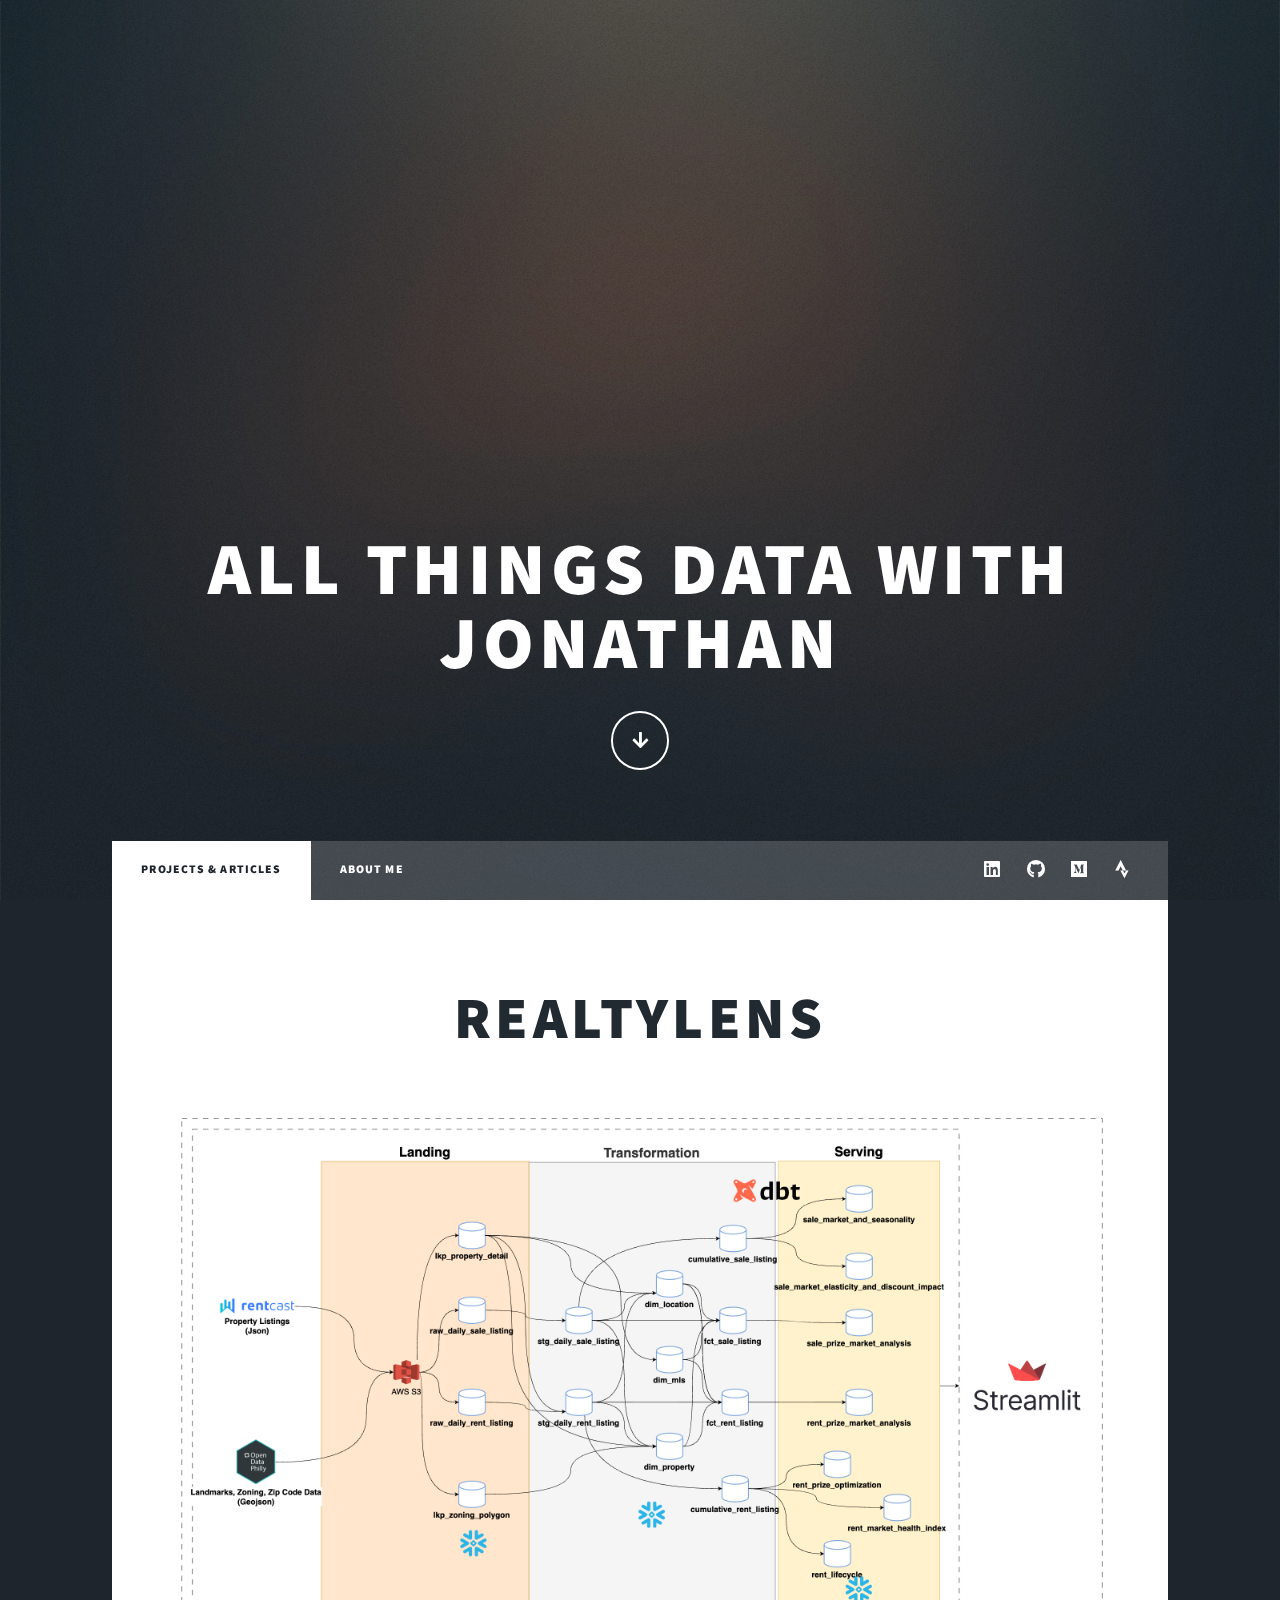
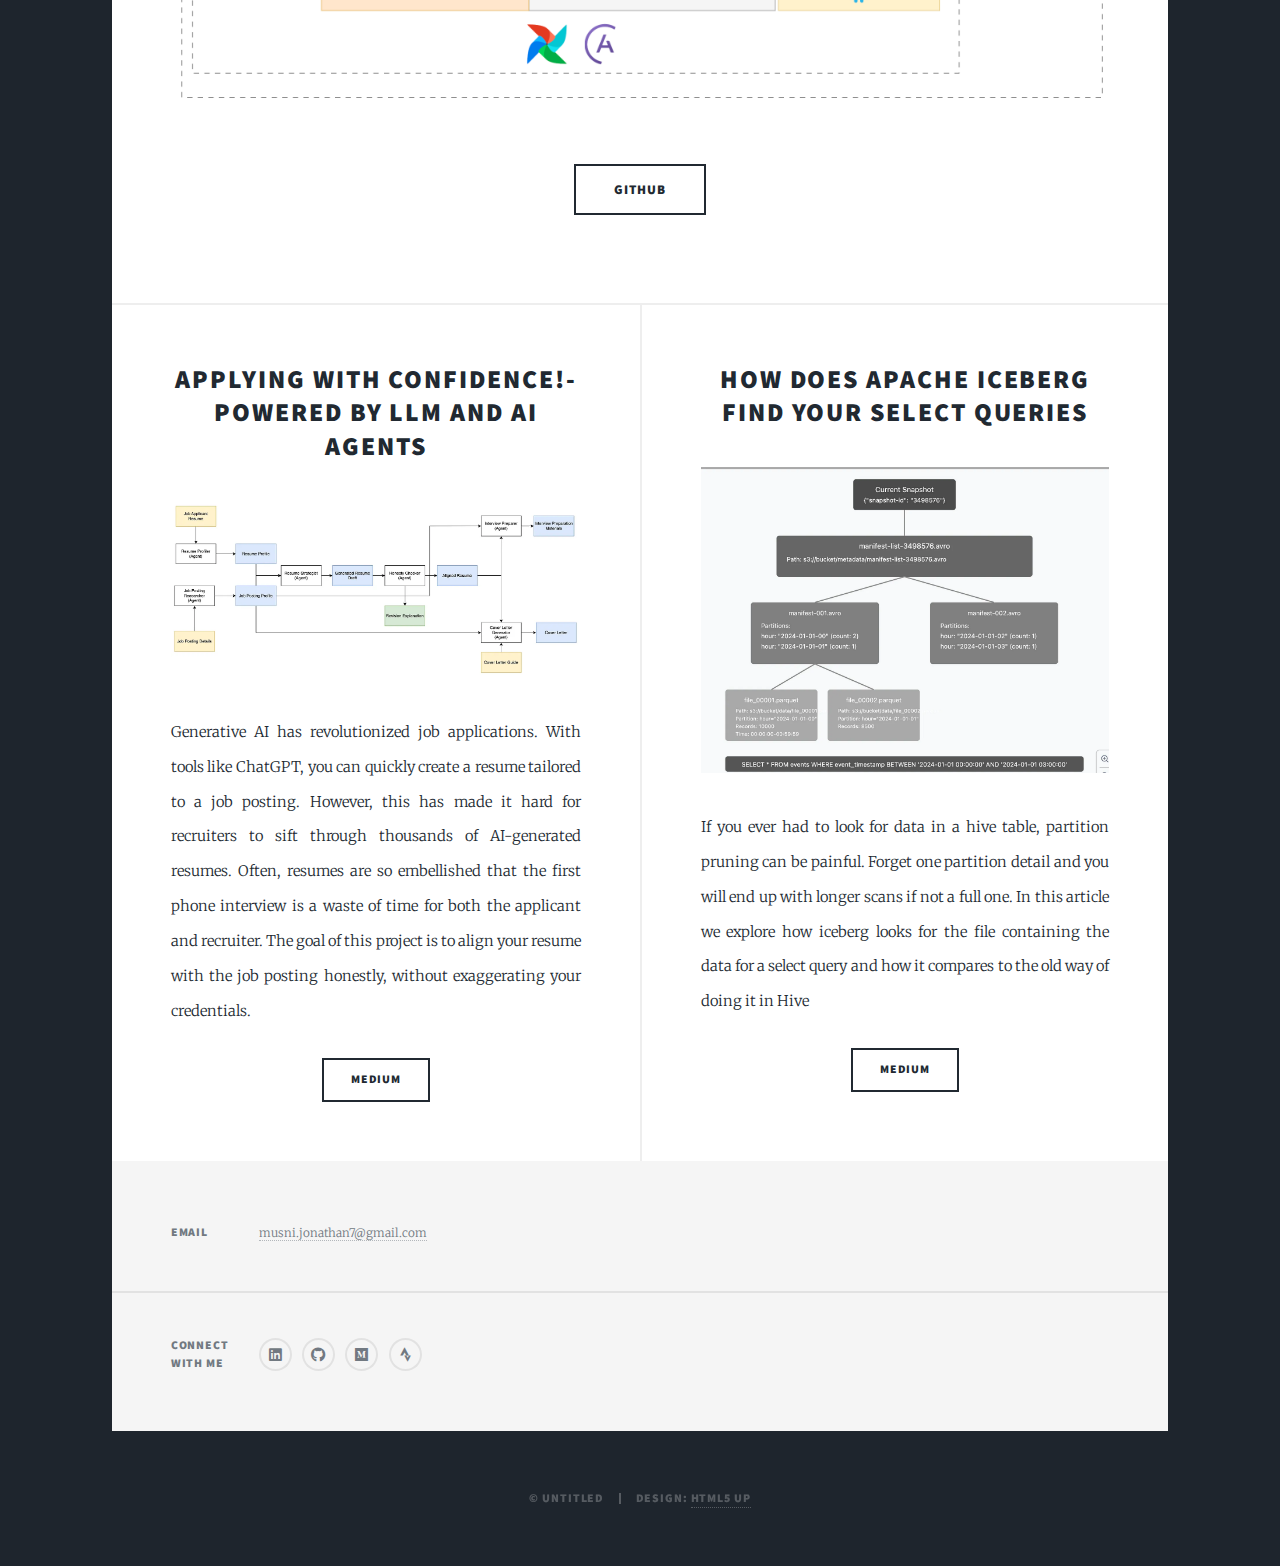
<file: index.html>
<!DOCTYPE HTML>
<!--
	Massively by HTML5 UP
	html5up.net | @ajlkn
	Free for personal and commercial use under the CCA 3.0 license (html5up.net/license)
-->
<html>
	<head>
		<title>All Things Data With Jonathan</title>
		<meta charset="utf-8" />
		<meta name="viewport" content="width=device-width, initial-scale=1, user-scalable=no" />
		<link rel="stylesheet" href="assets/css/main.css" />
		<noscript><link rel="stylesheet" href="assets/css/noscript.css" /></noscript>
	</head>
	<body class="is-preload">

		<!-- Wrapper -->
			<div id="wrapper" class="fade-in">

				<!-- Intro -->
					<div id="intro">
						<h1>All Things Data with Jonathan<br />
						</h1>
						<ul class="actions">
							<li><a href="#header" class="button icon solid solo fa-arrow-down scrolly">Continue</a></li>
						</ul>
					</div>

				<!-- Header -->
					<!-- <header id="header">
						<a href="index.html" class="logo">Data Portfolio</a>
					</header> -->

				<!-- Nav -->
					<nav id="nav">
						<ul class="links">
							<li class="active"><a href="index.html">Projects & Articles</a></li>
							<!-- <li><a href="generic.html">Articles</a></li> -->
							<li><a href="about_me.html">About Me</a></li>
						</ul>
						<ul class="icons">
							<li><a href="https://www.linkedin.com/in/musni-jonathan/" class="icon brands fa-linkedin"><span class="label">LinkedIn</span></a></li>
							<li><a href="https://github.com/jemusni07" class="icon brands fa-github"><span class="label">GitHub</span></a></li>
							<li><a href="https://medium.com/@musni.jonathan7" class="icon brands fa-medium"><span class="label">Medium</span></a></li>
							<li><a href="https://www.strava.com/athletes/117090563" class="icon brands fa-strava"><span class="label">Strava</span></a></li>
						</ul>
					</nav>

				<!-- Main -->
					<div id="main">

						<!-- Featured Post -->
							<article class="post featured">
								<header class="major">
									<h2><a href="https://github.com/jemusni07/RealtyLens"> RealtyLens
									</a></h2>
								</header>
								<a href="https://github.com/jemusni07/RealtyLens" class="image main"><img src="images/realtylens_etl.png" alt="" /></a>
								<ul class="actions special">
									<li><a href="https://github.com/jemusni07/RealtyLens" class="button large">GitHub</a></li>
								</ul>
							</article>

						<!-- Posts -->
							<section class="posts">
								<article>
									<header>
										<!-- <span class="date">April 24, 2017</span> -->
										<h2><a href="https://medium.com/@musni.jonathan7/applying-with-confidence-93632558741a">Applying with Confidence!- Powered by LLM and AI Agents</a></h2>
									</header>
									<a href="https://medium.com/@musni.jonathan7/applying-with-confidence-93632558741a" class="image fit"><img src="images/multi_agentic.png" alt="" /></a>
									<p>Generative AI has revolutionized job applications. With tools like ChatGPT, 
										you can quickly create a resume tailored to a job posting. However, 
										this has made it hard for recruiters to sift through thousands of AI-generated resumes. 
										Often, resumes are so embellished that the first phone interview is a waste of time for both the applicant and recruiter. 
										The goal of this project is to align your resume with the job posting honestly, 
										without exaggerating your credentials.</p>
									<ul class="actions special">
										<li><a href="https://medium.com/@musni.jonathan7/applying-with-confidence-93632558741a" class="button">Medium</a></li>
									</ul>
								</article>
								<article>
									<header>
										<!-- <span class="date">April 22, 2017</span> -->
										<h2><a href="https://medium.com/towards-data-engineering/how-does-apache-iceberg-find-your-select-queries-7d4855811fff">How does Apache Iceberg find your select queries</a></h2>
									</header>
									<a href="https://medium.com/towards-data-engineering/how-does-apache-iceberg-find-your-select-queries-7d4855811fff" class="image fit"><img src="images/iceberg.png" alt="" /></a>
									<p>If you ever had to look for data in a hive table,
										 partition pruning can be painful. Forget one partition detail and you will end up with longer scans if not a full one. In this article we explore how iceberg looks for the file containing the data for a select query and how it compares to the old way of doing it in Hive</p>
									<ul class="actions special">
										<li><a href="https://medium.com/towards-data-engineering/how-does-apache-iceberg-find-your-select-queries-7d4855811fff" class="button">Medium</a></li>
									</ul>
								</article>
								<!-- <article>
									<header>
										<span class="date">April 18, 2017</span>
										<h2><a href="#">Ante mattis<br />
										interdum dolor</a></h2>
									</header>
									<a href="#" class="image fit"><img src="images/pic04.jpg" alt="" /></a>
									<p>Donec eget ex magna. Interdum et malesuada fames ac ante ipsum primis in faucibus. Pellentesque venenatis dolor imperdiet dolor mattis sagittis magna etiam.</p>
									<ul class="actions special">
										<li><a href="#" class="button">Full Story</a></li>
									</ul>
								</article> -->
								<!-- <article>
									<header>
										<span class="date">April 14, 2017</span>
										<h2><a href="#">Tempus sed<br />
										nulla imperdiet</a></h2>
									</header>
									<a href="#" class="image fit"><img src="images/pic05.jpg" alt="" /></a>
									<p>Donec eget ex magna. Interdum et malesuada fames ac ante ipsum primis in faucibus. Pellentesque venenatis dolor imperdiet dolor mattis sagittis magna etiam.</p>
									<ul class="actions special">
										<li><a href="#" class="button">Full Story</a></li>
									</ul>
								</article>
								<article>
									<header>
										<span class="date">April 11, 2017</span>
										<h2><a href="#">Odio magna<br />
										sed consectetur</a></h2>
									</header>
									<a href="#" class="image fit"><img src="images/pic06.jpg" alt="" /></a>
									<p>Donec eget ex magna. Interdum et malesuada fames ac ante ipsum primis in faucibus. Pellentesque venenatis dolor imperdiet dolor mattis sagittis magna etiam.</p>
									<ul class="actions special">
										<li><a href="#" class="button">Full Story</a></li>
									</ul>
								</article>
								<article>
									<header>
										<span class="date">April 7, 2017</span>
										<h2><a href="#">Augue lorem<br />
										primis vestibulum</a></h2>
									</header>
									<a href="#" class="image fit"><img src="images/pic07.jpg" alt="" /></a>
									<p>Donec eget ex magna. Interdum et malesuada fames ac ante ipsum primis in faucibus. Pellentesque venenatis dolor imperdiet dolor mattis sagittis magna etiam.</p>
									<ul class="actions special">
										<li><a href="#" class="button">Full Story</a></li>
									</ul>
								</article> -->
							</section>

						<!-- Footer -->
							<!-- <footer>
								<div class="pagination">
									<a href="#" class="previous">Prev</a>
									<a href="#" class="page active">1</a>
									<a href="#" class="page">2</a>
									<a href="#" class="page">3</a>
									<span class="extra">&hellip;</span>
									<a href="#" class="page">8</a>
									<a href="#" class="page">9</a>
									<a href="#" class="page">10</a>
									<a href="#" class="next">Next</a>
								</div>
							</footer> -->

					</div>

				<!-- Footer -->
					<footer id="footer">
						<!-- <section>
							<form method="post" action="#">
								<div class="fields">
									<div class="field">
										<label for="name">Name</label>
										<input type="text" name="name" id="name" />
									</div>
									<div class="field">
										<label for="email">Email</label>
										<input type="text" name="email" id="email" />
									</div>
									<div class="field">
										<label for="message">Message</label>
										<textarea name="message" id="message" rows="3"></textarea>
									</div>
								</div>
								<ul class="actions">
									<li><input type="submit" value="Send Message" /></li>
								</ul>
							</form>
						</section> -->
						<section class="split contact">
							<section>
								<h3>Email</h3>
								<p><a href="#">musni.jonathan7@gmail.com</a></p>
							</section>
							<section>
								<h3>Connect With Me</h3>
								<ul class="icons alt">
									<li><a href="https://www.linkedin.com/in/musni-jonathan/" class="icon brands fa-linkedin"><span class="label">LinkedIn</span></a></li>
									<li><a href="https://github.com/jemusni07" class="icon brands fa-github"><span class="label">GitHub</span></a></li>
									<li><a href="https://medium.com/@musni.jonathan7" class="icon brands fa-medium"><span class="label">Medium</span></a></li>		
									<li><a href="https://www.strava.com/athletes/117090563" class="icon brands fa-strava"><span class="label">Strava</span></a></li>
								</ul>
							</section>
						</section>
					</footer>

				<!-- Copyright -->
					<div id="copyright">
						<ul><li>&copy; Untitled</li><li>Design: <a href="https://html5up.net">HTML5 UP</a></li></ul>
					</div>

			</div>

		<!-- Scripts -->
			<script src="assets/js/jquery.min.js"></script>
			<script src="assets/js/jquery.scrollex.min.js"></script>
			<script src="assets/js/jquery.scrolly.min.js"></script>
			<script src="assets/js/browser.min.js"></script>
			<script src="assets/js/breakpoints.min.js"></script>
			<script src="assets/js/util.js"></script>
			<script src="assets/js/main.js"></script>

	</body>
</html>
</file>
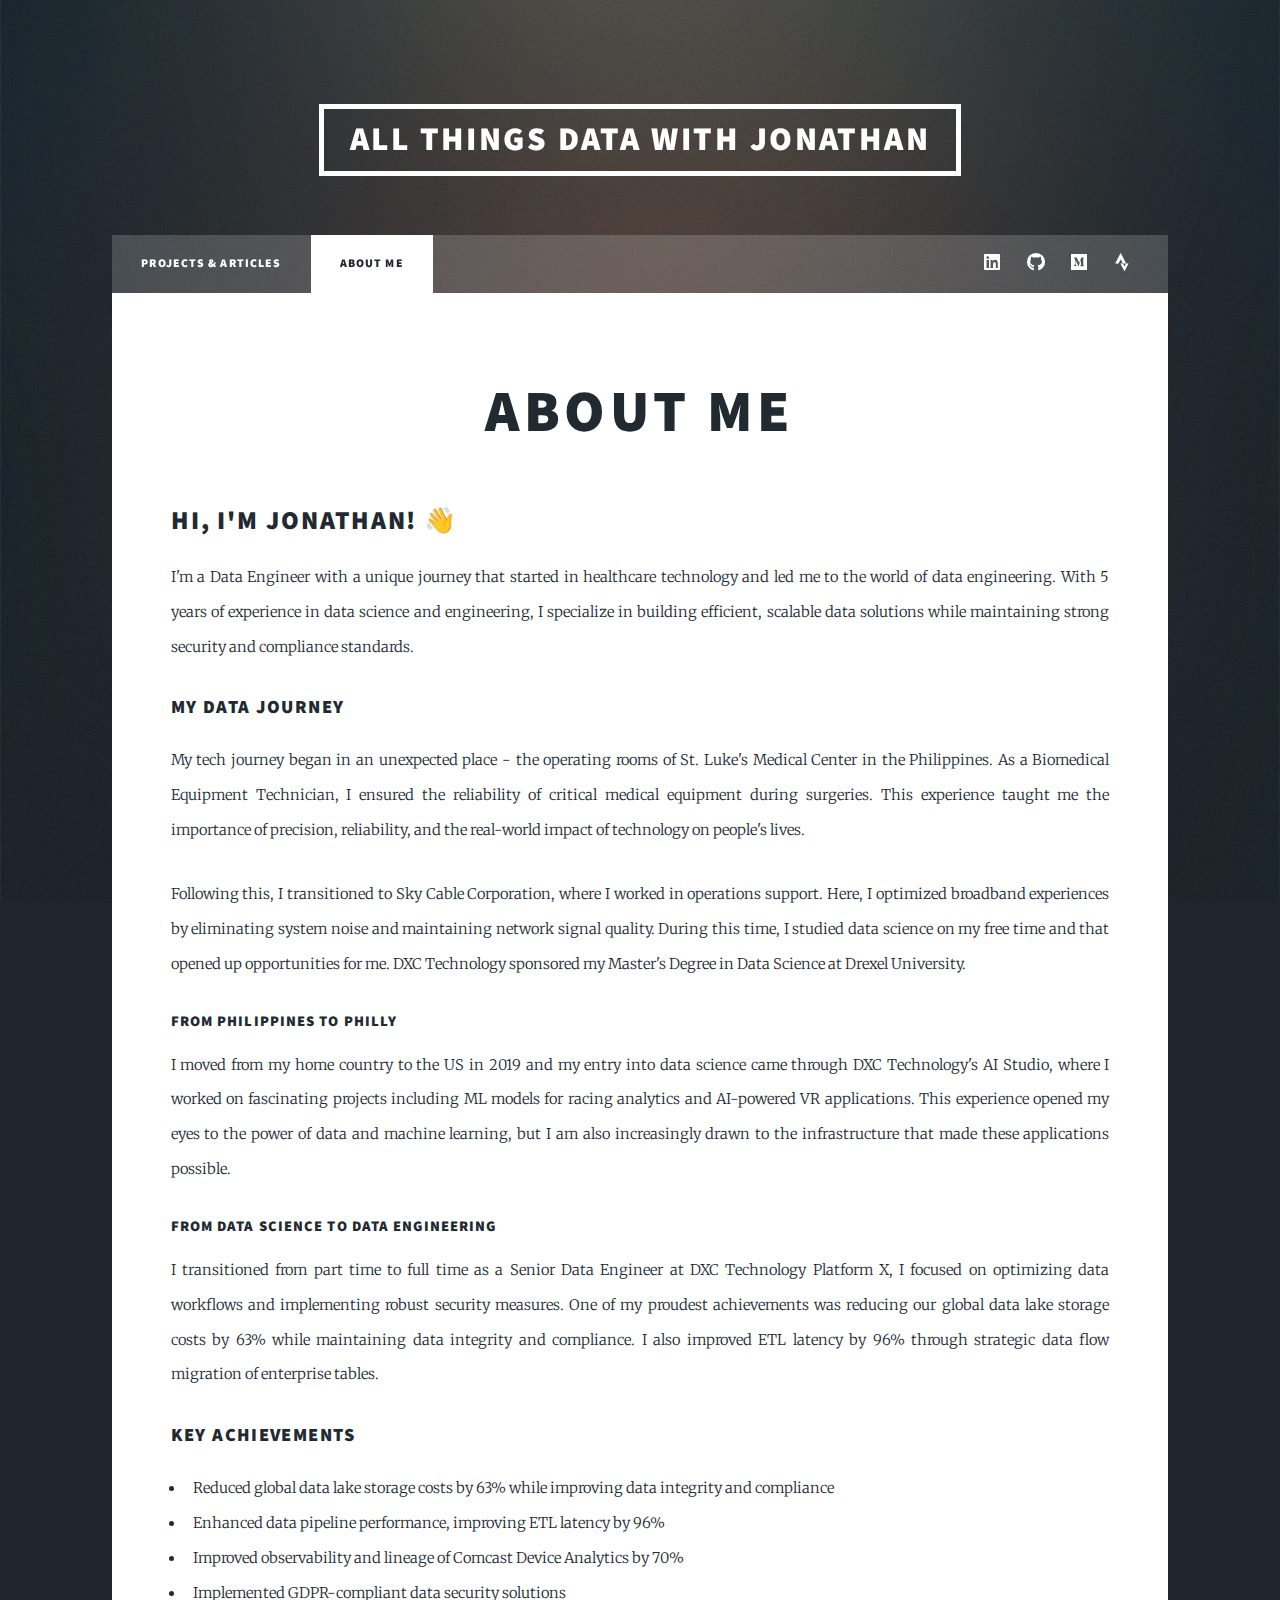
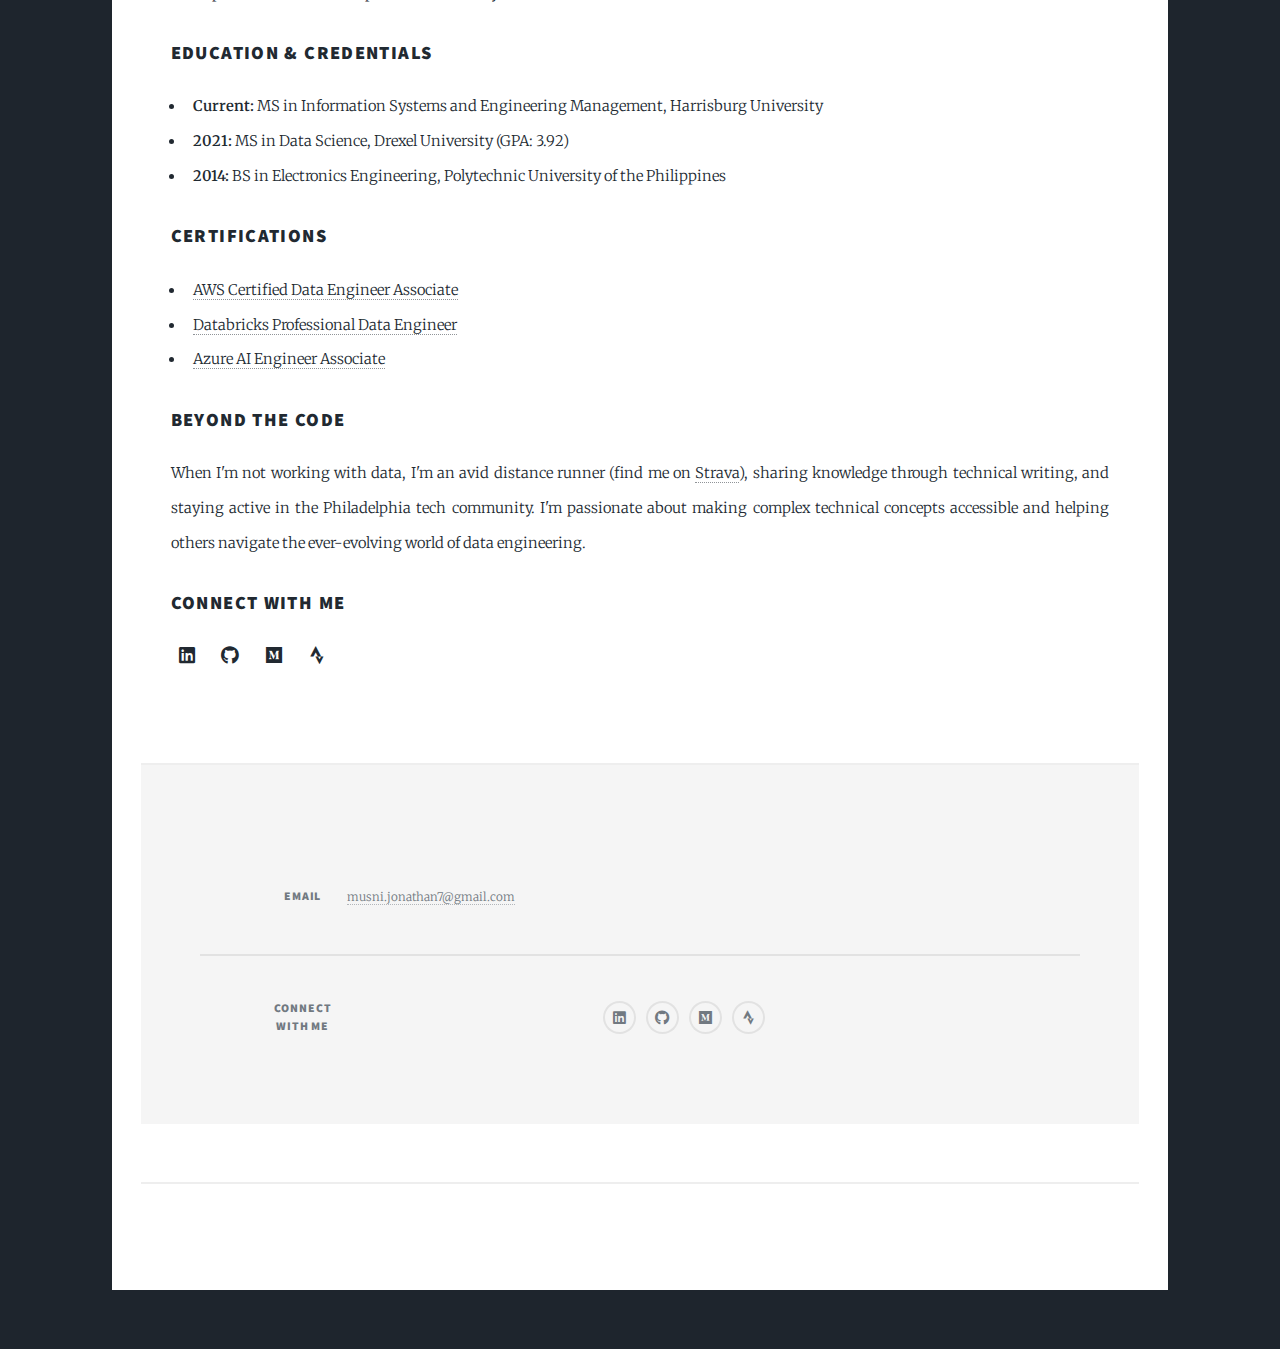
<file: about_me.html>
<!DOCTYPE HTML>
<!--
	Massively by HTML5 UP
	html5up.net | @ajlkn
	Free for personal and commercial use under the CCA 3.0 license (html5up.net/license)
-->
<html>
	<head>
		<title>All Things Data With Jonathan</title>
		<meta charset="utf-8" />
		<meta name="viewport" content="width=device-width, initial-scale=1, user-scalable=no" />
		<link rel="stylesheet" href="assets/css/main.css" />
		<noscript><link rel="stylesheet" href="assets/css/noscript.css" /></noscript>
	</head>
	<body class="is-preload">

		<!-- Wrapper -->
			<div id="wrapper">

				<!-- Header -->
					<header id="header">
						<a href="index.html" class="logo">All Things Data with Jonathan</a>
					</header>

				<!-- Nav -->
					<nav id="nav">
						<ul class="links">
							<li><a href="index.html">Projects & Articles</a></li>
							<!-- <li><a href="generic.html">Generic Page</a></li> -->
							<li class="active"><a href="about_me.html">About Me</a></li>
						</ul>
						<ul class="icons">
							<li><a href="https://www.linkedin.com/in/musni-jonathan/" class="icon brands fa-linkedin"><span class="label">LinkedIn</span></a></li>
							<li><a href="https://github.com/jemusni07" class="icon brands fa-github"><span class="label">GitHub</span></a></li>
							<li><a href="https://medium.com/@musni.jonathan7" class="icon brands fa-medium"><span class="label">Medium</span></a></li>
							<li><a href="https://www.strava.com/athletes/117090563" class="icon brands fa-strava"><span class="label">Strava</span></a></li>
						</ul>
					</nav>

				<!-- Main -->
					<div id="main">

						<!-- Post -->
						<!-- Post -->
						<section class="post">
							<header class="major">
								<h1>About Me</h1>
							</header>

							<div class="text-content">
								<h2>Hi, I'm Jonathan! 👋</h2>
								<p>
									I'm a Data Engineer with a unique journey that started in healthcare technology and led me to the world of data engineering. 
									With 5 years of experience in data science and engineering, I specialize in building efficient, scalable data solutions 
									while maintaining strong security and compliance standards.
								</p>

								<h3>My Data Journey</h3>
								<p>
									My tech journey began in an unexpected place - the operating rooms of St. Luke's Medical Center in the Philippines. 
									As a Biomedical Equipment Technician, I ensured the reliability of critical medical equipment during surgeries. This experience 
									taught me the importance of precision, reliability, and the real-world impact of technology on people's lives.
								</p>
					
								<p>
									Following this, I transitioned to Sky Cable Corporation, where I worked in operations support. Here, I optimized broadband 
									experiences by eliminating system noise and maintaining network signal quality. During this time, I studied data science on my 
									free time and that opened up opportunities for me. DXC Technology sponsored my Master's Degree in Data Science at Drexel University.
								</p>
								<h4>From Philippines to Philly</h4>
								<p>
									I moved from my home country to the US in 2019 and my entry into data science came through DXC Technology's AI Studio, where I worked on fascinating projects including 
									ML models for racing analytics and AI-powered VR applications. This experience opened my eyes to the power of data 
									and machine learning, but I am also increasingly drawn to the infrastructure that made these applications possible.
								</p>
								<h4>From Data Science to Data Engineering</h4>
								<p>
									I transitioned from part time to full time as a Senior Data Engineer at DXC Technology Platform X, I focused on optimizing data workflows and implementing robust 
									security measures. One of my proudest achievements was reducing our global data lake storage costs by 63% 
									while maintaining data integrity and compliance. I also improved ETL latency by 96% through strategic data 
									flow migration of enterprise tables.
								</p>

								<h3>Key Achievements</h3>
								<ul class="alt">
									<li>Reduced global data lake storage costs by 63% while improving data integrity and compliance</li>
									<li>Enhanced data pipeline performance, improving ETL latency by 96%</li>
									<li>Improved observability and lineage of Comcast Device Analytics by 70%</li>
									<li>Implemented GDPR-compliant data security solutions</li>
								</ul>

								<h3>Education & Credentials</h3>
								<ul class="alt">
									<li>
										<strong>Current: </strong>MS in Information Systems and Engineering Management, Harrisburg University
									</li>
									<li>
										<strong>2021: </strong>MS in Data Science, Drexel University (GPA: 3.92)
									</li>
									<li>
										<strong>2014: </strong>BS in Electronics Engineering, Polytechnic University of the Philippines
									</li>
								</ul>

								<h3>Certifications</h3>
								<ul class="alt">
									<li><a href="https://www.credly.com/badges/19a68c35-8f7d-4e69-ae9e-179c658379ce/public_url">AWS Certified Data Engineer Associate</a></li>
									<li><a href="https://credentials.databricks.com/profile/jmusni/wallet#gs.iuqohg">Databricks Professional Data Engineer</a></li>
									<li><a href="https://learn.microsoft.com/en-us/users/jonathanmusni-7363/credentials/f2881e17df2a8670">Azure AI Engineer Associate</a></li>
								</ul>

								<h3>Beyond the Code</h3>
								<p>
									When I'm not working with data, I'm an avid distance runner (find me on <a href="https://www.strava.com/athletes/117090563">Strava</a>), 
									sharing knowledge through technical writing, and staying active in the Philadelphia tech community. I'm passionate about 
									making complex technical concepts accessible and helping others navigate the ever-evolving world of data engineering.
								</p>

								<h3>Connect With Me</h3>
								<ul class="icons">
									<li><a href="https://www.linkedin.com/in/musni-jonathan/" class="icon brands fa-linkedin"><span class="label">LinkedIn</span></a></li>
									<li><a href="https://github.com/jemusni07" class="icon brands fa-github"><span class="label">GitHub</span></a></li>
									<li><a href="https://medium.com/@musni.jonathan7" class="icon brands fa-medium"><span class="label">Medium</span></a></li>
									<li><a href="https://www.strava.com/athletes/117090563" class="icon brands fa-strava"><span class="label">Strava</span></a></li>
								</ul>
							</div>
						</section>
							<!-- <section class="post">
								<header class="major">
									<h1>About Me</h1>
								</header> -->


								<!-- Text stuff -->
									<!-- <h2>Text</h2>
									<p>This is <b>bold</b> and this is <strong>strong</strong>. This is <i>italic</i> and this is <em>emphasized</em>.
									This is <sup>superscript</sup> text and this is <sub>subscript</sub> text.
									This is <u>underlined</u> and this is code: <code>for (;;) { ... }</code>.
									Finally, this is a <a href="#">link</a>.</p>
									<hr />

									

									<h2>Heading Level 2</h2>
									<h3>Heading Level 3</h3>
									<h4>Heading Level 4</h4>
									<h5>Heading Level 5</h5>
									<h6>Heading Level 6</h6>
									<hr />
									<header>
										<h2>Heading with a Subtitle</h2>
										<p>Lorem ipsum dolor sit amet nullam id egestas urna aliquam</p>
									</header>
									<p>Nunc lacinia ante nunc ac lobortis. Interdum adipiscing gravida odio porttitor sem non mi integer non faucibus ornare mi ut ante amet placerat aliquet. Volutpat eu sed ante lacinia sapien lorem accumsan varius montes viverra nibh in adipiscing blandit tempus accumsan.</p>
									<header>
										<h3>Heading with a Subtitle</h3>
										<p>Lorem ipsum dolor sit amet nullam id egestas urna aliquam</p>
									</header>
									<p>Nunc lacinia ante nunc ac lobortis. Interdum adipiscing gravida odio porttitor sem non mi integer non faucibus ornare mi ut ante amet placerat aliquet. Volutpat eu sed ante lacinia sapien lorem accumsan varius montes viverra nibh in adipiscing blandit tempus accumsan.</p>
									<header>
										<h4>Heading with a Subtitle</h4>
										<p>Lorem ipsum dolor sit amet nullam id egestas urna aliquam</p>
									</header>
									<p>Nunc lacinia ante nunc ac lobortis. Interdum adipiscing gravida odio porttitor sem non mi integer non faucibus ornare mi ut ante amet placerat aliquet. Volutpat eu sed ante lacinia sapien lorem accumsan varius montes viverra nibh in adipiscing blandit tempus accumsan.</p>

									<hr /> -->

								<!-- Lists -->
									<!-- <h2>Lists</h2>
									<div class="row">
										<div class="col-6 col-12-small">

											<h3>Unordered</h3>
											<ul>
												<li>Dolor pulvinar etiam.</li>
												<li>Sagittis lorem eleifend.</li>
												<li>Felis feugiat dolore viverra.</li>
												<li>Dolor pulvinar etiam.</li>
											</ul>

											<h3>Alternate</h3>
											<ul class="alt">
												<li>Dolor pulvinar etiam etiam.</li>
												<li>Sagittis adipiscing eleifend.</li>
												<li>Felis enim dolore viverra.</li>
												<li>Dolor pulvinar etiam etiam.</li>
											</ul>

										</div>
										<div class="col-6 col-12-small">

											<h3>Ordered</h3>
											<ol>
												<li>Dolor pulvinar etiam.</li>
												<li>Etiam vel felis at viverra.</li>
												<li>Felis enim feugiat magna.</li>
												<li>Etiam vel felis nullam.</li>
												<li>Felis enim et tempus.</li>
											</ol>

											<h3>Icons</h3>
											<ul class="icons">
												<li><a href="#" class="icon brands fa-twitter"><span class="label">Twitter</span></a></li>
												<li><a href="#" class="icon brands fa-facebook-f"><span class="label">Facebook</span></a></li>
												<li><a href="#" class="icon brands fa-instagram"><span class="label">Instagram</span></a></li>
												<li><a href="#" class="icon brands fa-github"><span class="label">Github</span></a></li>
												<li><a href="#" class="icon brands fa-dribbble"><span class="label">Dribbble</span></a></li>
											</ul>
											<ul class="icons alt">
												<li><a href="#" class="icon brands alt fa-twitter"><span class="label">Twitter</span></a></li>
												<li><a href="#" class="icon brands alt fa-facebook-f"><span class="label">Facebook</span></a></li>
												<li><a href="#" class="icon brands alt fa-instagram"><span class="label">Instagram</span></a></li>
												<li><a href="#" class="icon brands alt fa-github"><span class="label">Github</span></a></li>
												<li><a href="#" class="icon brands alt fa-dribbble"><span class="label">Dribbble</span></a></li>
											</ul>

										</div>
									</div>
									<h3>Definition</h3>
									<dl>
										<dt>Item 1</dt>
										<dd>
											<p>Lorem ipsum dolor vestibulum ante ipsum primis in faucibus vestibulum. Blandit adipiscing eu felis iaculis volutpat ac adipiscing accumsan eu faucibus. Integer ac pellentesque praesent.</p>
										</dd>
										<dt>Item 2</dt>
										<dd>
											<p>Lorem ipsum dolor vestibulum ante ipsum primis in faucibus vestibulum. Blandit adipiscing eu felis iaculis volutpat ac adipiscing accumsan eu faucibus. Integer ac pellentesque praesent.</p>
										</dd>
										<dt>Item 3</dt>
										<dd>
											<p>Lorem ipsum dolor vestibulum ante ipsum primis in faucibus vestibulum. Blandit adipiscing eu felis iaculis volutpat ac adipiscing accumsan eu faucibus. Integer ac pellentesque praesent.</p>
										</dd>
									</dl>

									<h3>Actions</h3>
									<ul class="actions">
										<li><a href="#" class="button primary">Primary</a></li>
										<li><a href="#" class="button">Default</a></li>
									</ul>
									<ul class="actions small">
										<li><a href="#" class="button primary small">Small</a></li>
										<li><a href="#" class="button small">Small</a></li>
									</ul>
									<div class="row">
										<div class="col-6 col-12-small">
											<ul class="actions stacked">
												<li><a href="#" class="button primary">Default</a></li>
												<li><a href="#" class="button">Default</a></li>
											</ul>
										</div>
										<div class="col-6 col-12-small">
											<ul class="actions stacked">
												<li><a href="#" class="button primary small">Small</a></li>
												<li><a href="#" class="button small">Small</a></li>
											</ul>
										</div>
									</div>
									<div class="row">
										<div class="col-6 col-12-small">
											<ul class="actions stacked">
												<li><a href="#" class="button primary fit">Default</a></li>
												<li><a href="#" class="button fit">Default</a></li>
											</ul>
										</div>
										<div class="col-6 col-12-small">
											<ul class="actions stacked">
												<li><a href="#" class="button primary small fit">Small</a></li>
												<li><a href="#" class="button small fit">Small</a></li>
											</ul>
										</div>
									</div>

									<hr /> -->

								<!-- Blockquote -->
									<!-- <h2>Blockquote</h2>
									<blockquote>Fringilla nisl. Donec accumsan interdum nisi, quis tincidunt felis sagittis eget tempus euismod. Vestibulum ante ipsum primis in faucibus vestibulum. Blandit adipiscing eu felis iaculis volutpat ac adipiscing accumsan faucibus. Vestibulum ante ipsum primis in faucibus vestibulum. Blandit adipiscing eu felis.</blockquote>

									<hr /> -->

								<!-- Table -->
									<!-- <h2>Table</h2>

									<h3>Default</h3>
									<div class="table-wrapper">
										<table>
											<thead>
												<tr>
													<th>Name</th>
													<th>Description</th>
													<th>Price</th>
												</tr>
											</thead>
											<tbody>
												<tr>
													<td>Item 1</td>
													<td>Ante turpis integer aliquet porttitor.</td>
													<td>29.99</td>
												</tr>
												<tr>
													<td>Item 2</td>
													<td>Vis ac commodo adipiscing arcu aliquet.</td>
													<td>19.99</td>
												</tr>
												<tr>
													<td>Item 3</td>
													<td> Morbi faucibus arcu accumsan lorem.</td>
													<td>29.99</td>
												</tr>
												<tr>
													<td>Item 4</td>
													<td>Vitae integer tempus condimentum.</td>
													<td>19.99</td>
												</tr>
												<tr>
													<td>Item 5</td>
													<td>Ante turpis integer aliquet porttitor.</td>
													<td>29.99</td>
												</tr>
											</tbody>
											<tfoot>
												<tr>
													<td colspan="2"></td>
													<td>100.00</td>
												</tr>
											</tfoot>
										</table>
									</div>

									<h3>Alternate</h3>
									<div class="table-wrapper">
										<table class="alt">
											<thead>
												<tr>
													<th>Name</th>
													<th>Description</th>
													<th>Price</th>
												</tr>
											</thead>
											<tbody>
												<tr>
													<td>Item 1</td>
													<td>Ante turpis integer aliquet porttitor.</td>
													<td>29.99</td>
												</tr>
												<tr>
													<td>Item 2</td>
													<td>Vis ac commodo adipiscing arcu aliquet.</td>
													<td>19.99</td>
												</tr>
												<tr>
													<td>Item 3</td>
													<td> Morbi faucibus arcu accumsan lorem.</td>
													<td>29.99</td>
												</tr>
												<tr>
													<td>Item 4</td>
													<td>Vitae integer tempus condimentum.</td>
													<td>19.99</td>
												</tr>
												<tr>
													<td>Item 5</td>
													<td>Ante turpis integer aliquet porttitor.</td>
													<td>29.99</td>
												</tr>
											</tbody>
											<tfoot>
												<tr>
													<td colspan="2"></td>
													<td>100.00</td>
												</tr>
											</tfoot>
										</table>
									</div>

									<hr /> -->

								<!-- Buttons -->
									<!-- <h2>Buttons</h2>
									<ul class="actions">
										<li><a href="#" class="button primary">Primary</a></li>
										<li><a href="#" class="button">Default</a></li>
									</ul>
									<ul class="actions">
										<li><a href="#" class="button primary large">Large</a></li>
										<li><a href="#" class="button">Default</a></li>
										<li><a href="#" class="button small">Small</a></li>
									</ul>
									<ul class="actions fit">
										<li><a href="#" class="button primary fit">Fit</a></li>
										<li><a href="#" class="button fit">Fit</a></li>
									</ul>
									<ul class="actions fit small">
										<li><a href="#" class="button primary fit small">Fit + Small</a></li>
										<li><a href="#" class="button fit small">Fit + Small</a></li>
									</ul>
									<ul class="actions">
										<li><a href="#" class="button primary icon solid fa-search">Icon</a></li>
										<li><a href="#" class="button icon solid fa-download">Icon</a></li>
									</ul>
									<ul class="actions">
										<li><span class="button primary disabled">Primary</span></li>
										<li><span class="button disabled">Default</span></li>
									</ul>

									<hr /> -->

								<!-- Form -->
									<!-- <h2>Form</h2>

									<form method="post" action="#">
										<div class="row gtr-uniform">
											<div class="col-6 col-12-xsmall">
												<input type="text" name="demo-name" id="demo-name" value="" placeholder="Name" />
											</div>
											<div class="col-6 col-12-xsmall">
												<input type="email" name="demo-email" id="demo-email" value="" placeholder="Email" />
											</div> -->
											<!-- Break -->
											<!-- <div class="col-12">
												<select name="demo-category" id="demo-category">
													<option value="">- Category -</option>
													<option value="1">Manufacturing</option>
													<option value="1">Shipping</option>
													<option value="1">Administration</option>
													<option value="1">Human Resources</option>
												</select>
											</div> -->
											<!-- Break -->
											<!-- <div class="col-4 col-12-small">
												<input type="radio" id="demo-priority-low" name="demo-priority" checked>
												<label for="demo-priority-low">Low</label>
											</div>
											<div class="col-4 col-12-small">
												<input type="radio" id="demo-priority-normal" name="demo-priority">
												<label for="demo-priority-normal">Normal</label>
											</div>
											<div class="col-4 col-12-small">
												<input type="radio" id="demo-priority-high" name="demo-priority">
												<label for="demo-priority-high">High</label>
											</div> -->
											<!-- Break -->
											<!-- <div class="col-6 col-12-small">
												<input type="checkbox" id="demo-copy" name="demo-copy">
												<label for="demo-copy">Email me a copy</label>
											</div>
											<div class="col-6 col-12-small">
												<input type="checkbox" id="demo-human" name="demo-human" checked>
												<label for="demo-human">I am a human</label> -->
											<!-- </div> -->
											<!-- Break -->
											<!-- <div class="col-12">
												<textarea name="demo-message" id="demo-message" placeholder="Enter your message" rows="6"></textarea>
											</div> -->
											<!-- Break -->
											<!-- <div class="col-12">
												<ul class="actions">
													<li><input type="submit" value="Send Message" class="primary" /></li>
													<li><input type="reset" value="Reset" /></li>
												</ul>
											</div>
										</div>
									</form>

									<hr /> -->

								<!-- Image -->
									<!-- <h2>Image</h2>

									<h3>Fit</h3>
									<span class="image fit"><img src="images/pic01.jpg" alt="" /></span>
									<div class="box alt">
										<div class="row gtr-50 gtr-uniform">
											<div class="col-4"><span class="image fit"><img src="images/pic02.jpg" alt="" /></span></div>
											<div class="col-4"><span class="image fit"><img src="images/pic03.jpg" alt="" /></span></div>
											<div class="col-4"><span class="image fit"><img src="images/pic04.jpg" alt="" /></span></div> -->
											<!-- Break -->
											<!-- <div class="col-4"><span class="image fit"><img src="images/pic04.jpg" alt="" /></span></div>
											<div class="col-4"><span class="image fit"><img src="images/pic02.jpg" alt="" /></span></div>
											<div class="col-4"><span class="image fit"><img src="images/pic03.jpg" alt="" /></span></div> -->
											<!-- Break -->
											<!-- <div class="col-4"><span class="image fit"><img src="images/pic03.jpg" alt="" /></span></div>
											<div class="col-4"><span class="image fit"><img src="images/pic04.jpg" alt="" /></span></div>
											<div class="col-4"><span class="image fit"><img src="images/pic02.jpg" alt="" /></span></div>
										</div>
									</div> -->

									<!-- <h3>Left &amp; Right</h3>
									<p><span class="image left"><img src="images/pic08.jpg" alt="" /></span>Lorem ipsum dolor sit accumsan interdum nisi, quis tincidunt felis sagittis eget. tempus euismod. Vestibulum ante ipsum primis in faucibus vestibulum. Blandit adipiscing eu felis iaculis volutpat ac adipiscing accumsan eu faucibus. Integer ac pellentesque praesent tincidunt felis sagittis eget. tempus euismod. Vestibulum ante ipsum primis sagittis eget. tempus euismod. Vestibulum ante ipsum primis in faucibus vestibulum. Blandit adipiscing eu felis iaculis volutpat ac adipiscing accumsan eu faucibus. Integer ac pellentesque praesent tincidunt felis sagittis eget. tempus euismod. Vestibulum ante ipsum primis in faucibus vestibulum. Blandit adipiscing eu felis iaculis volutpat ac adipiscing accumsan eu faucibus. Integer ac pellentesque praesent. Vestibulum ante ipsum primis in faucibus magna blandit adipiscing eu felis iaculis.</p>
									<p><span class="image right"><img src="images/pic09.jpg" alt="" /></span>Lorem ipsum dolor sit accumsan interdum nisi, quis tincidunt felis sagittis eget. tempus euismod. Vestibulum ante ipsum primis in faucibus vestibulum. Blandit adipiscing eu felis iaculis volutpat ac adipiscing accumsan eu faucibus. Integer ac pellentesque praesent tincidunt felis sagittis eget. tempus euismod. Vestibulum ante ipsum primis sagittis eget. tempus euismod. Vestibulum ante ipsum primis in faucibus vestibulum. Blandit adipiscing eu felis iaculis volutpat ac adipiscing accumsan eu faucibus. Integer ac pellentesque praesent tincidunt felis sagittis eget. tempus euismod. Vestibulum ante ipsum primis in faucibus vestibulum. Blandit adipiscing eu felis iaculis volutpat ac adipiscing accumsan eu faucibus. Integer ac pellentesque praesent. Vestibulum ante ipsum primis in faucibus magna blandit adipiscing eu felis iaculis.</p>

									<hr /> -->

								<!-- Box -->
									<!-- <h2>Box</h2>
									<div class="box">
										<p>Felis sagittis eget tempus primis in faucibus vestibulum. Blandit adipiscing eu felis iaculis volutpat ac adipiscing accumsan eu faucibus. Integer ac pellentesque praesent tincidunt felis sagittis eget. tempus euismod. Magna sed etiam ante ipsum primis in faucibus vestibulum. Blandit adipiscing eu ipsum primis in faucibus vestibulum. Blandit adipiscing eu felis iaculis volutpat ac adipiscing accumsan eu faucibus lorem ipsum dolor sit amet nullam. Integer ac pellentesque praesent tincidunt felis sagittis eget. tempus euismod. Vestibulum ante ipsum primis sagittis eget. tempus euismod. Vestibulum ante ipsum primis in faucibus vestibulum. Blandit adipiscing eu felis iaculis volutpat ac adipiscing accumsan eu faucibus. Integer ac pellentesque praesent tincidunt felis sagittis eget. tempus euismod. Vestibulum ante ipsum primis in faucibus vestibulum. Blandit adipiscing eu felis iaculis volutpat ac adipiscing accumsan eu faucibus. Integer ac pellentesque praesent. Vestibulum ante ipsum primis in faucibus magna blandit adipiscing eu felis iaculis volutpat lorem ipsum dolor.</p>
									</div>

									<hr /> -->

								<!-- Preformatted Code -->
									<!-- <h2>Preformatted</h2>
									<pre><code>i = 0;

while (!deck.isInOrder()) {
    print 'Iteration ' + i;
    deck.shuffle();
    i++;
}

print 'It took ' + i + ' iterations to sort the deck.';
</code></pre>

							</section>

					</div> -->

				<!-- Footer -->
					<footer id="footer">
						<!-- <section>
							<form method="post" action="#">
								<div class="fields">
									<div class="field">
										<label for="name">Name</label>
										<input type="text" name="name" id="name" />
									</div>
									<div class="field">
										<label for="email">Email</label>
										<input type="text" name="email" id="email" />
									</div>
									<div class="field">
										<label for="message">Message</label>
										<textarea name="message" id="message" rows="3"></textarea>
									</div>
								</div>
								<ul class="actions">
									<li><input type="submit" value="Send Message" /></li>
								</ul>
							</form>
						</section> -->
						<section class="split contact">
							<!-- <section class="alt">
								<h3>Address</h3>
								<p>1234 Somewhere Road #87257<br />
								Nashville, TN 00000-0000</p>
							</section> -->
							<!-- <section>
								<h3>Phone</h3>
								<p><a href="#">(000) 000-0000</a></p>
							</section> -->
							<section>
								<h3>Email</h3>
								<p><a href="#">musni.jonathan7@gmail.com</a></p>
							</section>
							<section>
								<h3>Connect With Me</h3>
								<ul class="icons alt">
									<li><a href="https://www.linkedin.com/in/musni-jonathan/" class="icon brands fa-linkedin"><span class="label">LinkedIn</span></a></li>
									<li><a href="https://github.com/jemusni07" class="icon brands fa-github"><span class="label">GitHub</span></a></li>
									<li><a href="https://medium.com/@musni.jonathan7" class="icon brands fa-medium"><span class="label">Medium</span></a></li>
									<li><a href="https://www.strava.com/athletes/117090563" class="icon brands fa-strava"><span class="label">Strava</span></a></li>
								</ul>
							</section>
						</section>
					</footer>

				<!-- Copyright -->
					<div id="copyright">
						<ul><li>&copy; Untitled</li><li>Design: <a href="https://html5up.net">HTML5 UP</a></li></ul>
					</div>

			</div>

		<!-- Scripts -->
			<script src="assets/js/jquery.min.js"></script>
			<script src="assets/js/jquery.scrollex.min.js"></script>
			<script src="assets/js/jquery.scrolly.min.js"></script>
			<script src="assets/js/browser.min.js"></script>
			<script src="assets/js/breakpoints.min.js"></script>
			<script src="assets/js/util.js"></script>
			<script src="assets/js/main.js"></script>

	</body>
</html>
</file>
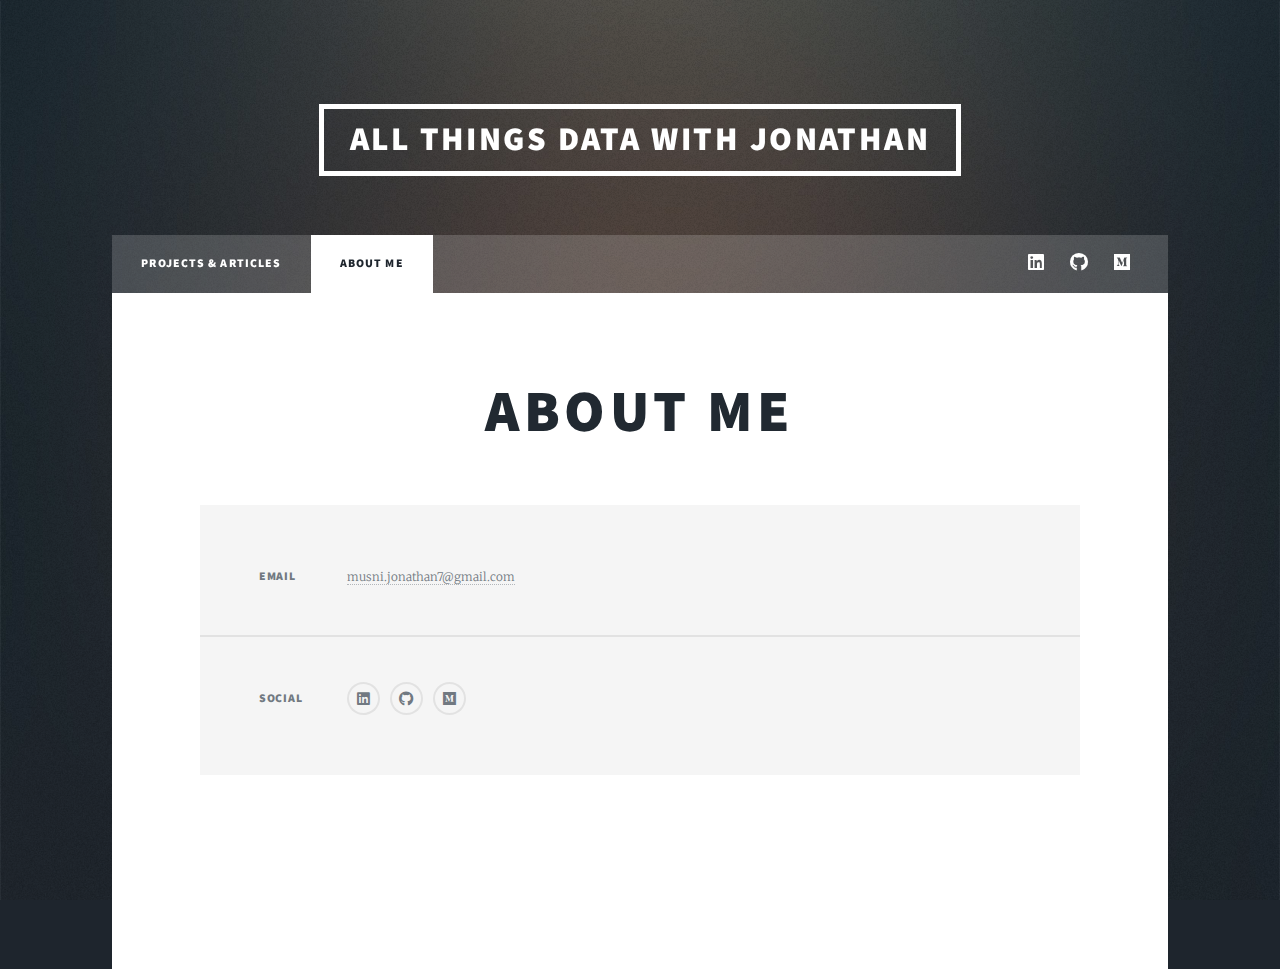
<file: elements.html>
<!DOCTYPE HTML>
<!--
	Massively by HTML5 UP
	html5up.net | @ajlkn
	Free for personal and commercial use under the CCA 3.0 license (html5up.net/license)
-->
<html>
	<head>
		<title>Elements Reference - Massively by HTML5 UP</title>
		<meta charset="utf-8" />
		<meta name="viewport" content="width=device-width, initial-scale=1, user-scalable=no" />
		<link rel="stylesheet" href="assets/css/main.css" />
		<noscript><link rel="stylesheet" href="assets/css/noscript.css" /></noscript>
	</head>
	<body class="is-preload">

		<!-- Wrapper -->
			<div id="wrapper">

				<!-- Header -->
					<header id="header">
						<a href="index.html" class="logo">All Things Data with Jonathan</a>
					</header>

				<!-- Nav -->
					<nav id="nav">
						<ul class="links">
							<li><a href="index.html">Projects & Articles</a></li>
							<!-- <li><a href="generic.html">Generic Page</a></li> -->
							<li class="active"><a href="elements.html">About Me</a></li>
						</ul>
						<ul class="icons">
							<li><a href="https://www.linkedin.com/in/musni-jonathan/" class="icon brands fa-linkedin"><span class="label">LinkedIn</span></a></li>
							<li><a href="https://github.com/jemusni07" class="icon brands fa-github"><span class="label">GitHub</span></a></li>
							<li><a href="https://medium.com/@musni.jonathan7" class="icon brands fa-medium"><span class="label">Medium</span></a></li>
						</ul>
					</nav>

				<!-- Main -->
					<div id="main">

						<!-- Post -->
							<section class="post">
								<header class="major">
									<h1>About Me</h1>
								</header>

								<!-- Text stuff -->
									<!-- <h2>Text</h2>
									<p>This is <b>bold</b> and this is <strong>strong</strong>. This is <i>italic</i> and this is <em>emphasized</em>.
									This is <sup>superscript</sup> text and this is <sub>subscript</sub> text.
									This is <u>underlined</u> and this is code: <code>for (;;) { ... }</code>.
									Finally, this is a <a href="#">link</a>.</p>
									<hr />
									<h2>Heading Level 2</h2>
									<h3>Heading Level 3</h3>
									<h4>Heading Level 4</h4>
									<h5>Heading Level 5</h5>
									<h6>Heading Level 6</h6>
									<hr />
									<header>
										<h2>Heading with a Subtitle</h2>
										<p>Lorem ipsum dolor sit amet nullam id egestas urna aliquam</p>
									</header>
									<p>Nunc lacinia ante nunc ac lobortis. Interdum adipiscing gravida odio porttitor sem non mi integer non faucibus ornare mi ut ante amet placerat aliquet. Volutpat eu sed ante lacinia sapien lorem accumsan varius montes viverra nibh in adipiscing blandit tempus accumsan.</p>
									<header>
										<h3>Heading with a Subtitle</h3>
										<p>Lorem ipsum dolor sit amet nullam id egestas urna aliquam</p>
									</header>
									<p>Nunc lacinia ante nunc ac lobortis. Interdum adipiscing gravida odio porttitor sem non mi integer non faucibus ornare mi ut ante amet placerat aliquet. Volutpat eu sed ante lacinia sapien lorem accumsan varius montes viverra nibh in adipiscing blandit tempus accumsan.</p>
									<header>
										<h4>Heading with a Subtitle</h4>
										<p>Lorem ipsum dolor sit amet nullam id egestas urna aliquam</p>
									</header>
									<p>Nunc lacinia ante nunc ac lobortis. Interdum adipiscing gravida odio porttitor sem non mi integer non faucibus ornare mi ut ante amet placerat aliquet. Volutpat eu sed ante lacinia sapien lorem accumsan varius montes viverra nibh in adipiscing blandit tempus accumsan.</p>

									<hr /> -->

								<!-- Lists -->
									<!-- <h2>Lists</h2>
									<div class="row">
										<div class="col-6 col-12-small">

											<h3>Unordered</h3>
											<ul>
												<li>Dolor pulvinar etiam.</li>
												<li>Sagittis lorem eleifend.</li>
												<li>Felis feugiat dolore viverra.</li>
												<li>Dolor pulvinar etiam.</li>
											</ul>

											<h3>Alternate</h3>
											<ul class="alt">
												<li>Dolor pulvinar etiam etiam.</li>
												<li>Sagittis adipiscing eleifend.</li>
												<li>Felis enim dolore viverra.</li>
												<li>Dolor pulvinar etiam etiam.</li>
											</ul>

										</div>
										<div class="col-6 col-12-small">

											<h3>Ordered</h3>
											<ol>
												<li>Dolor pulvinar etiam.</li>
												<li>Etiam vel felis at viverra.</li>
												<li>Felis enim feugiat magna.</li>
												<li>Etiam vel felis nullam.</li>
												<li>Felis enim et tempus.</li>
											</ol>

											<h3>Icons</h3>
											<ul class="icons">
												<li><a href="#" class="icon brands fa-twitter"><span class="label">Twitter</span></a></li>
												<li><a href="#" class="icon brands fa-facebook-f"><span class="label">Facebook</span></a></li>
												<li><a href="#" class="icon brands fa-instagram"><span class="label">Instagram</span></a></li>
												<li><a href="#" class="icon brands fa-github"><span class="label">Github</span></a></li>
												<li><a href="#" class="icon brands fa-dribbble"><span class="label">Dribbble</span></a></li>
											</ul>
											<ul class="icons alt">
												<li><a href="#" class="icon brands alt fa-twitter"><span class="label">Twitter</span></a></li>
												<li><a href="#" class="icon brands alt fa-facebook-f"><span class="label">Facebook</span></a></li>
												<li><a href="#" class="icon brands alt fa-instagram"><span class="label">Instagram</span></a></li>
												<li><a href="#" class="icon brands alt fa-github"><span class="label">Github</span></a></li>
												<li><a href="#" class="icon brands alt fa-dribbble"><span class="label">Dribbble</span></a></li>
											</ul>

										</div>
									</div>
									<h3>Definition</h3>
									<dl>
										<dt>Item 1</dt>
										<dd>
											<p>Lorem ipsum dolor vestibulum ante ipsum primis in faucibus vestibulum. Blandit adipiscing eu felis iaculis volutpat ac adipiscing accumsan eu faucibus. Integer ac pellentesque praesent.</p>
										</dd>
										<dt>Item 2</dt>
										<dd>
											<p>Lorem ipsum dolor vestibulum ante ipsum primis in faucibus vestibulum. Blandit adipiscing eu felis iaculis volutpat ac adipiscing accumsan eu faucibus. Integer ac pellentesque praesent.</p>
										</dd>
										<dt>Item 3</dt>
										<dd>
											<p>Lorem ipsum dolor vestibulum ante ipsum primis in faucibus vestibulum. Blandit adipiscing eu felis iaculis volutpat ac adipiscing accumsan eu faucibus. Integer ac pellentesque praesent.</p>
										</dd>
									</dl>

									<h3>Actions</h3>
									<ul class="actions">
										<li><a href="#" class="button primary">Primary</a></li>
										<li><a href="#" class="button">Default</a></li>
									</ul>
									<ul class="actions small">
										<li><a href="#" class="button primary small">Small</a></li>
										<li><a href="#" class="button small">Small</a></li>
									</ul>
									<div class="row">
										<div class="col-6 col-12-small">
											<ul class="actions stacked">
												<li><a href="#" class="button primary">Default</a></li>
												<li><a href="#" class="button">Default</a></li>
											</ul>
										</div>
										<div class="col-6 col-12-small">
											<ul class="actions stacked">
												<li><a href="#" class="button primary small">Small</a></li>
												<li><a href="#" class="button small">Small</a></li>
											</ul>
										</div>
									</div>
									<div class="row">
										<div class="col-6 col-12-small">
											<ul class="actions stacked">
												<li><a href="#" class="button primary fit">Default</a></li>
												<li><a href="#" class="button fit">Default</a></li>
											</ul>
										</div>
										<div class="col-6 col-12-small">
											<ul class="actions stacked">
												<li><a href="#" class="button primary small fit">Small</a></li>
												<li><a href="#" class="button small fit">Small</a></li>
											</ul>
										</div>
									</div>

									<hr /> -->

								<!-- Blockquote -->
									<!-- <h2>Blockquote</h2>
									<blockquote>Fringilla nisl. Donec accumsan interdum nisi, quis tincidunt felis sagittis eget tempus euismod. Vestibulum ante ipsum primis in faucibus vestibulum. Blandit adipiscing eu felis iaculis volutpat ac adipiscing accumsan faucibus. Vestibulum ante ipsum primis in faucibus vestibulum. Blandit adipiscing eu felis.</blockquote>

									<hr /> -->

								<!-- Table -->
									<!-- <h2>Table</h2>

									<h3>Default</h3>
									<div class="table-wrapper">
										<table>
											<thead>
												<tr>
													<th>Name</th>
													<th>Description</th>
													<th>Price</th>
												</tr>
											</thead>
											<tbody>
												<tr>
													<td>Item 1</td>
													<td>Ante turpis integer aliquet porttitor.</td>
													<td>29.99</td>
												</tr>
												<tr>
													<td>Item 2</td>
													<td>Vis ac commodo adipiscing arcu aliquet.</td>
													<td>19.99</td>
												</tr>
												<tr>
													<td>Item 3</td>
													<td> Morbi faucibus arcu accumsan lorem.</td>
													<td>29.99</td>
												</tr>
												<tr>
													<td>Item 4</td>
													<td>Vitae integer tempus condimentum.</td>
													<td>19.99</td>
												</tr>
												<tr>
													<td>Item 5</td>
													<td>Ante turpis integer aliquet porttitor.</td>
													<td>29.99</td>
												</tr>
											</tbody>
											<tfoot>
												<tr>
													<td colspan="2"></td>
													<td>100.00</td>
												</tr>
											</tfoot>
										</table>
									</div>

									<h3>Alternate</h3>
									<div class="table-wrapper">
										<table class="alt">
											<thead>
												<tr>
													<th>Name</th>
													<th>Description</th>
													<th>Price</th>
												</tr>
											</thead>
											<tbody>
												<tr>
													<td>Item 1</td>
													<td>Ante turpis integer aliquet porttitor.</td>
													<td>29.99</td>
												</tr>
												<tr>
													<td>Item 2</td>
													<td>Vis ac commodo adipiscing arcu aliquet.</td>
													<td>19.99</td>
												</tr>
												<tr>
													<td>Item 3</td>
													<td> Morbi faucibus arcu accumsan lorem.</td>
													<td>29.99</td>
												</tr>
												<tr>
													<td>Item 4</td>
													<td>Vitae integer tempus condimentum.</td>
													<td>19.99</td>
												</tr>
												<tr>
													<td>Item 5</td>
													<td>Ante turpis integer aliquet porttitor.</td>
													<td>29.99</td>
												</tr>
											</tbody>
											<tfoot>
												<tr>
													<td colspan="2"></td>
													<td>100.00</td>
												</tr>
											</tfoot>
										</table>
									</div>

									<hr /> -->

								<!-- Buttons -->
									<!-- <h2>Buttons</h2>
									<ul class="actions">
										<li><a href="#" class="button primary">Primary</a></li>
										<li><a href="#" class="button">Default</a></li>
									</ul>
									<ul class="actions">
										<li><a href="#" class="button primary large">Large</a></li>
										<li><a href="#" class="button">Default</a></li>
										<li><a href="#" class="button small">Small</a></li>
									</ul>
									<ul class="actions fit">
										<li><a href="#" class="button primary fit">Fit</a></li>
										<li><a href="#" class="button fit">Fit</a></li>
									</ul>
									<ul class="actions fit small">
										<li><a href="#" class="button primary fit small">Fit + Small</a></li>
										<li><a href="#" class="button fit small">Fit + Small</a></li>
									</ul>
									<ul class="actions">
										<li><a href="#" class="button primary icon solid fa-search">Icon</a></li>
										<li><a href="#" class="button icon solid fa-download">Icon</a></li>
									</ul>
									<ul class="actions">
										<li><span class="button primary disabled">Primary</span></li>
										<li><span class="button disabled">Default</span></li>
									</ul>

									<hr /> -->

								<!-- Form -->
									<!-- <h2>Form</h2>

									<form method="post" action="#">
										<div class="row gtr-uniform">
											<div class="col-6 col-12-xsmall">
												<input type="text" name="demo-name" id="demo-name" value="" placeholder="Name" />
											</div>
											<div class="col-6 col-12-xsmall">
												<input type="email" name="demo-email" id="demo-email" value="" placeholder="Email" />
											</div> -->
											<!-- Break -->
											<!-- <div class="col-12">
												<select name="demo-category" id="demo-category">
													<option value="">- Category -</option>
													<option value="1">Manufacturing</option>
													<option value="1">Shipping</option>
													<option value="1">Administration</option>
													<option value="1">Human Resources</option>
												</select>
											</div> -->
											<!-- Break -->
											<!-- <div class="col-4 col-12-small">
												<input type="radio" id="demo-priority-low" name="demo-priority" checked>
												<label for="demo-priority-low">Low</label>
											</div>
											<div class="col-4 col-12-small">
												<input type="radio" id="demo-priority-normal" name="demo-priority">
												<label for="demo-priority-normal">Normal</label>
											</div>
											<div class="col-4 col-12-small">
												<input type="radio" id="demo-priority-high" name="demo-priority">
												<label for="demo-priority-high">High</label>
											</div> -->
											<!-- Break -->
											<!-- <div class="col-6 col-12-small">
												<input type="checkbox" id="demo-copy" name="demo-copy">
												<label for="demo-copy">Email me a copy</label>
											</div>
											<div class="col-6 col-12-small">
												<input type="checkbox" id="demo-human" name="demo-human" checked>
												<label for="demo-human">I am a human</label> -->
											<!-- </div> -->
											<!-- Break -->
											<!-- <div class="col-12">
												<textarea name="demo-message" id="demo-message" placeholder="Enter your message" rows="6"></textarea>
											</div> -->
											<!-- Break -->
											<!-- <div class="col-12">
												<ul class="actions">
													<li><input type="submit" value="Send Message" class="primary" /></li>
													<li><input type="reset" value="Reset" /></li>
												</ul>
											</div>
										</div>
									</form>

									<hr /> -->

								<!-- Image -->
									<!-- <h2>Image</h2>

									<h3>Fit</h3>
									<span class="image fit"><img src="images/pic01.jpg" alt="" /></span>
									<div class="box alt">
										<div class="row gtr-50 gtr-uniform">
											<div class="col-4"><span class="image fit"><img src="images/pic02.jpg" alt="" /></span></div>
											<div class="col-4"><span class="image fit"><img src="images/pic03.jpg" alt="" /></span></div>
											<div class="col-4"><span class="image fit"><img src="images/pic04.jpg" alt="" /></span></div> -->
											<!-- Break -->
											<!-- <div class="col-4"><span class="image fit"><img src="images/pic04.jpg" alt="" /></span></div>
											<div class="col-4"><span class="image fit"><img src="images/pic02.jpg" alt="" /></span></div>
											<div class="col-4"><span class="image fit"><img src="images/pic03.jpg" alt="" /></span></div> -->
											<!-- Break -->
											<!-- <div class="col-4"><span class="image fit"><img src="images/pic03.jpg" alt="" /></span></div>
											<div class="col-4"><span class="image fit"><img src="images/pic04.jpg" alt="" /></span></div>
											<div class="col-4"><span class="image fit"><img src="images/pic02.jpg" alt="" /></span></div>
										</div>
									</div> -->

									<!-- <h3>Left &amp; Right</h3>
									<p><span class="image left"><img src="images/pic08.jpg" alt="" /></span>Lorem ipsum dolor sit accumsan interdum nisi, quis tincidunt felis sagittis eget. tempus euismod. Vestibulum ante ipsum primis in faucibus vestibulum. Blandit adipiscing eu felis iaculis volutpat ac adipiscing accumsan eu faucibus. Integer ac pellentesque praesent tincidunt felis sagittis eget. tempus euismod. Vestibulum ante ipsum primis sagittis eget. tempus euismod. Vestibulum ante ipsum primis in faucibus vestibulum. Blandit adipiscing eu felis iaculis volutpat ac adipiscing accumsan eu faucibus. Integer ac pellentesque praesent tincidunt felis sagittis eget. tempus euismod. Vestibulum ante ipsum primis in faucibus vestibulum. Blandit adipiscing eu felis iaculis volutpat ac adipiscing accumsan eu faucibus. Integer ac pellentesque praesent. Vestibulum ante ipsum primis in faucibus magna blandit adipiscing eu felis iaculis.</p>
									<p><span class="image right"><img src="images/pic09.jpg" alt="" /></span>Lorem ipsum dolor sit accumsan interdum nisi, quis tincidunt felis sagittis eget. tempus euismod. Vestibulum ante ipsum primis in faucibus vestibulum. Blandit adipiscing eu felis iaculis volutpat ac adipiscing accumsan eu faucibus. Integer ac pellentesque praesent tincidunt felis sagittis eget. tempus euismod. Vestibulum ante ipsum primis sagittis eget. tempus euismod. Vestibulum ante ipsum primis in faucibus vestibulum. Blandit adipiscing eu felis iaculis volutpat ac adipiscing accumsan eu faucibus. Integer ac pellentesque praesent tincidunt felis sagittis eget. tempus euismod. Vestibulum ante ipsum primis in faucibus vestibulum. Blandit adipiscing eu felis iaculis volutpat ac adipiscing accumsan eu faucibus. Integer ac pellentesque praesent. Vestibulum ante ipsum primis in faucibus magna blandit adipiscing eu felis iaculis.</p>

									<hr /> -->

								<!-- Box -->
									<!-- <h2>Box</h2>
									<div class="box">
										<p>Felis sagittis eget tempus primis in faucibus vestibulum. Blandit adipiscing eu felis iaculis volutpat ac adipiscing accumsan eu faucibus. Integer ac pellentesque praesent tincidunt felis sagittis eget. tempus euismod. Magna sed etiam ante ipsum primis in faucibus vestibulum. Blandit adipiscing eu ipsum primis in faucibus vestibulum. Blandit adipiscing eu felis iaculis volutpat ac adipiscing accumsan eu faucibus lorem ipsum dolor sit amet nullam. Integer ac pellentesque praesent tincidunt felis sagittis eget. tempus euismod. Vestibulum ante ipsum primis sagittis eget. tempus euismod. Vestibulum ante ipsum primis in faucibus vestibulum. Blandit adipiscing eu felis iaculis volutpat ac adipiscing accumsan eu faucibus. Integer ac pellentesque praesent tincidunt felis sagittis eget. tempus euismod. Vestibulum ante ipsum primis in faucibus vestibulum. Blandit adipiscing eu felis iaculis volutpat ac adipiscing accumsan eu faucibus. Integer ac pellentesque praesent. Vestibulum ante ipsum primis in faucibus magna blandit adipiscing eu felis iaculis volutpat lorem ipsum dolor.</p>
									</div>

									<hr /> -->

								<!-- Preformatted Code -->
									<!-- <h2>Preformatted</h2>
									<pre><code>i = 0;

while (!deck.isInOrder()) {
    print 'Iteration ' + i;
    deck.shuffle();
    i++;
}

print 'It took ' + i + ' iterations to sort the deck.';
</code></pre>

							</section>

					</div> -->

				<!-- Footer -->
					<footer id="footer">
						<!-- <section>
							<form method="post" action="#">
								<div class="fields">
									<div class="field">
										<label for="name">Name</label>
										<input type="text" name="name" id="name" />
									</div>
									<div class="field">
										<label for="email">Email</label>
										<input type="text" name="email" id="email" />
									</div>
									<div class="field">
										<label for="message">Message</label>
										<textarea name="message" id="message" rows="3"></textarea>
									</div>
								</div>
								<ul class="actions">
									<li><input type="submit" value="Send Message" /></li>
								</ul>
							</form>
						</section> -->
						<section class="split contact">
							<!-- <section class="alt">
								<h3>Address</h3>
								<p>1234 Somewhere Road #87257<br />
								Nashville, TN 00000-0000</p>
							</section> -->
							<!-- <section>
								<h3>Phone</h3>
								<p><a href="#">(000) 000-0000</a></p>
							</section> -->
							<section>
								<h3>Email</h3>
								<p><a href="#">musni.jonathan7@gmail.com</a></p>
							</section>
							<section>
								<h3>Social</h3>
								<ul class="icons alt">
									<li><a href="https://www.linkedin.com/in/musni-jonathan/" class="icon brands fa-linkedin"><span class="label">LinkedIn</span></a></li>
									<li><a href="https://github.com/jemusni07" class="icon brands fa-github"><span class="label">GitHub</span></a></li>
									<li><a href="https://medium.com/@musni.jonathan7" class="icon brands fa-medium"><span class="label">Medium</span></a></li>
								</ul>
							</section>
						</section>
					</footer>

				<!-- Copyright -->
					<div id="copyright">
						<ul><li>&copy; Untitled</li><li>Design: <a href="https://html5up.net">HTML5 UP</a></li></ul>
					</div>

			</div>

		<!-- Scripts -->
			<script src="assets/js/jquery.min.js"></script>
			<script src="assets/js/jquery.scrollex.min.js"></script>
			<script src="assets/js/jquery.scrolly.min.js"></script>
			<script src="assets/js/browser.min.js"></script>
			<script src="assets/js/breakpoints.min.js"></script>
			<script src="assets/js/util.js"></script>
			<script src="assets/js/main.js"></script>

	</body>
</html>
</file>
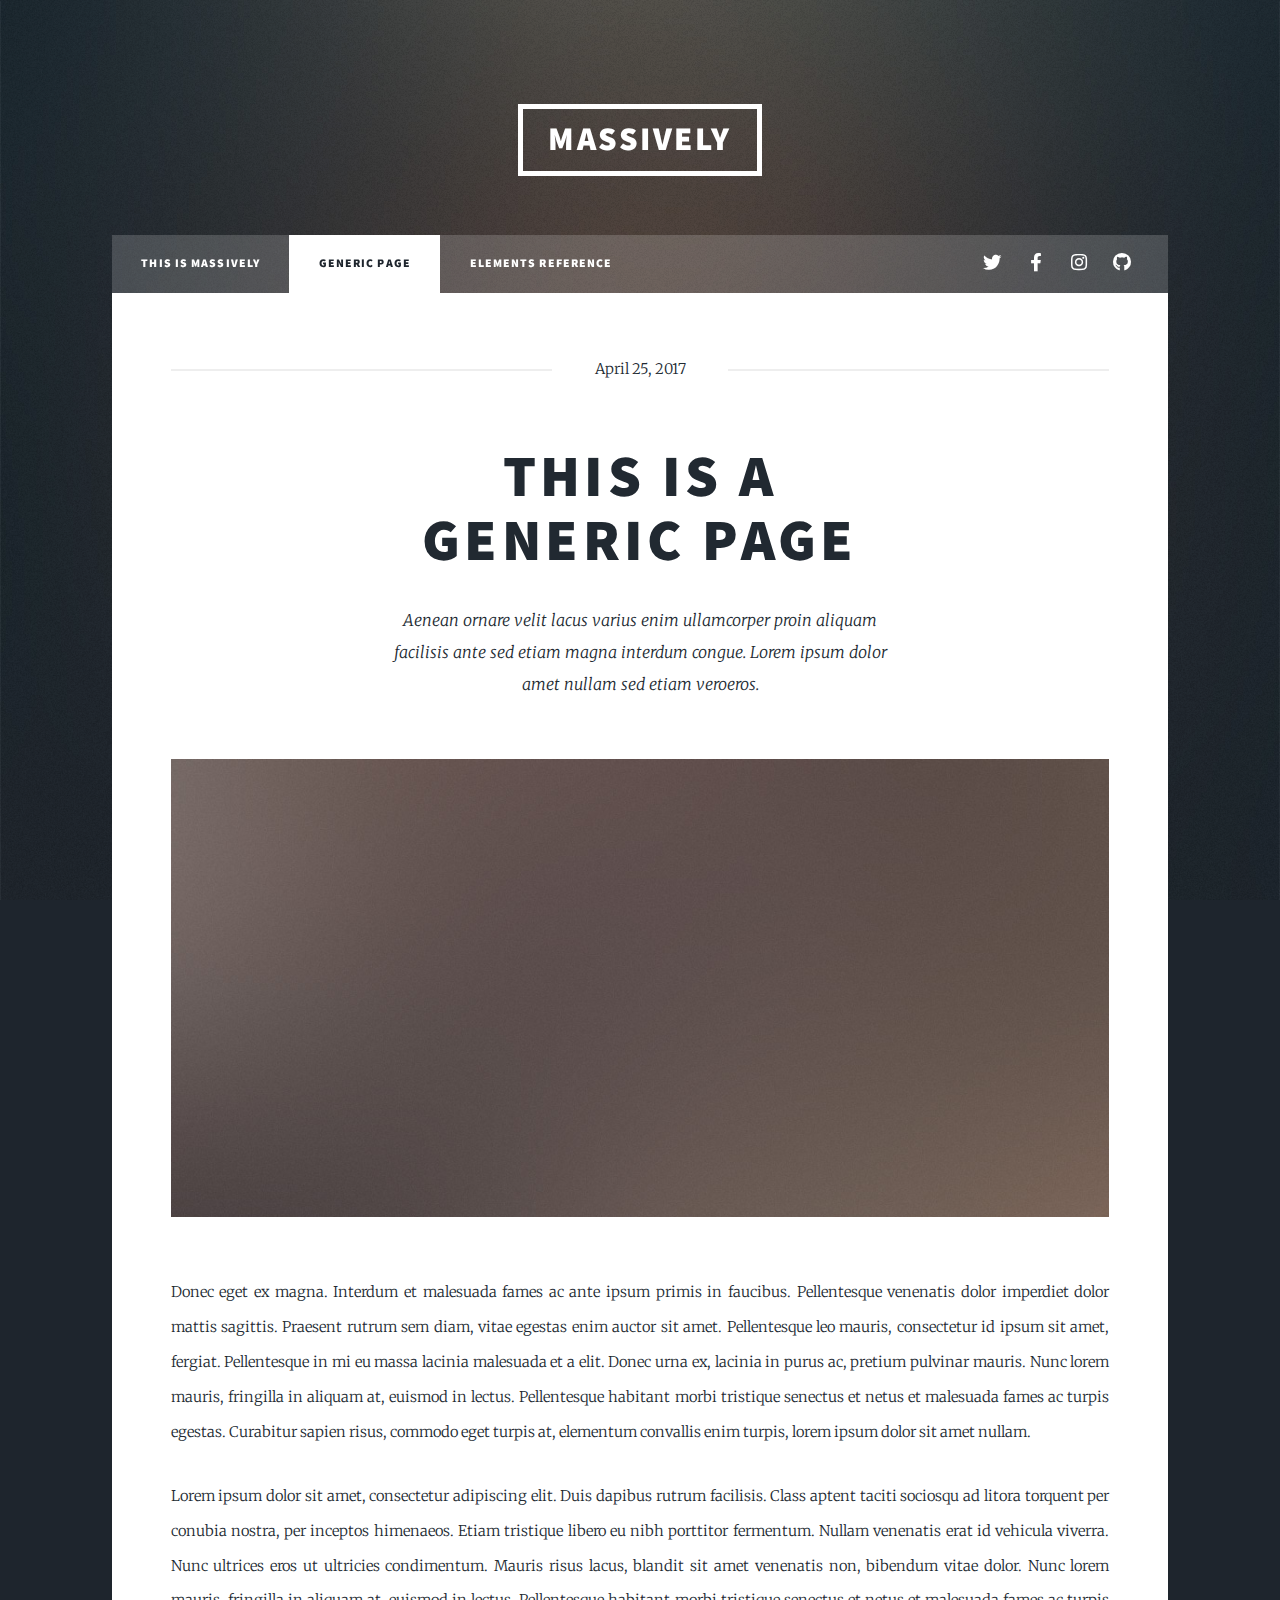
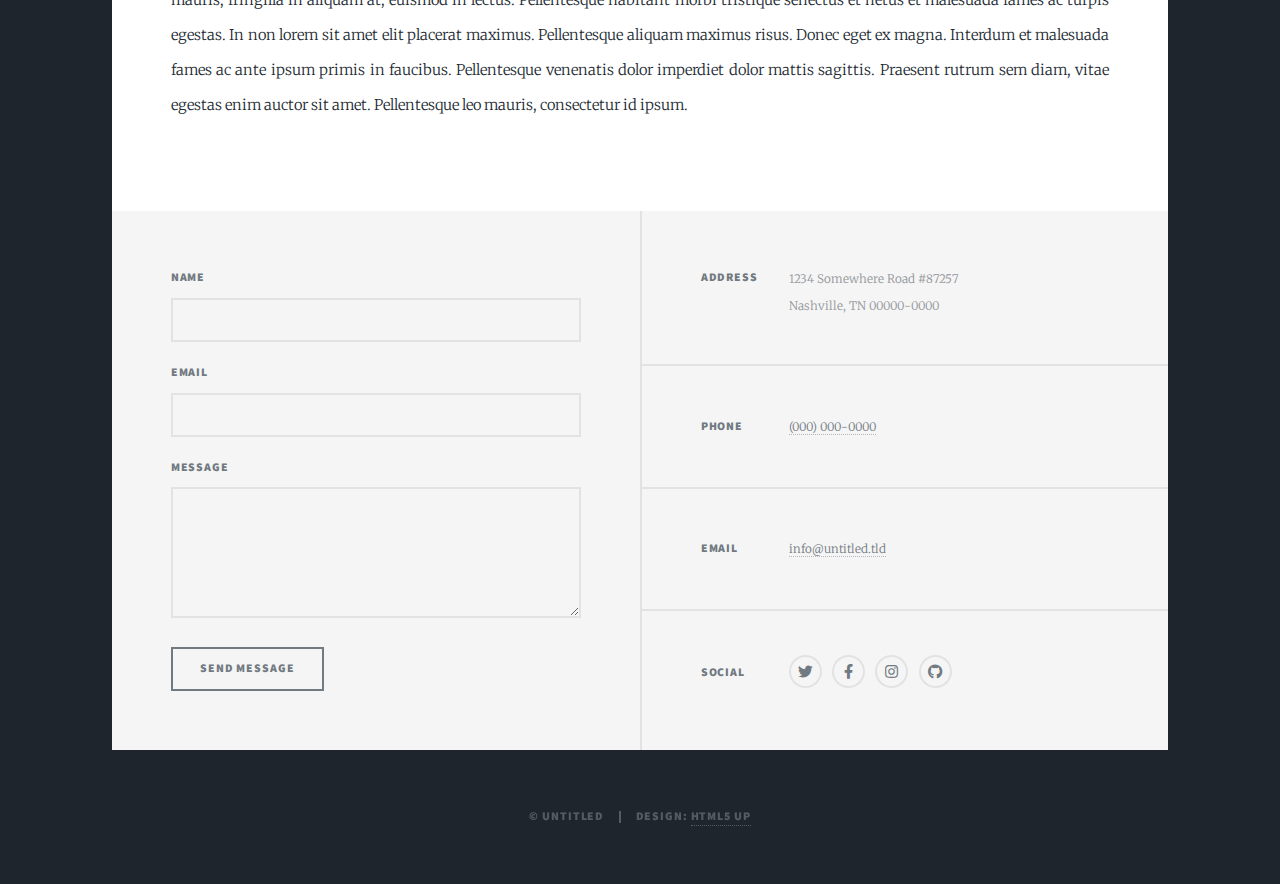
<file: generic.html>
<!DOCTYPE HTML>
<!--
	Massively by HTML5 UP
	html5up.net | @ajlkn
	Free for personal and commercial use under the CCA 3.0 license (html5up.net/license)
-->
<html>
	<head>
		<title>Generic Page - Massively by HTML5 UP</title>
		<meta charset="utf-8" />
		<meta name="viewport" content="width=device-width, initial-scale=1, user-scalable=no" />
		<link rel="stylesheet" href="assets/css/main.css" />
		<noscript><link rel="stylesheet" href="assets/css/noscript.css" /></noscript>
	</head>
	<body class="is-preload">

		<!-- Wrapper -->
			<div id="wrapper">

				<!-- Header -->
					<header id="header">
						<a href="index.html" class="logo">Massively</a>
					</header>

				<!-- Nav -->
					<nav id="nav">
						<ul class="links">
							<li><a href="index.html">This is Massively</a></li>
							<li class="active"><a href="generic.html">Generic Page</a></li>
							<li><a href="elements.html">Elements Reference</a></li>
						</ul>
						<ul class="icons">
							<li><a href="#" class="icon brands fa-twitter"><span class="label">Twitter</span></a></li>
							<li><a href="#" class="icon brands fa-facebook-f"><span class="label">Facebook</span></a></li>
							<li><a href="#" class="icon brands fa-instagram"><span class="label">Instagram</span></a></li>
							<li><a href="#" class="icon brands fa-github"><span class="label">GitHub</span></a></li>
						</ul>
					</nav>

				<!-- Main -->
					<div id="main">

						<!-- Post -->
							<section class="post">
								<header class="major">
									<span class="date">April 25, 2017</span>
									<h1>This is a<br />
									Generic Page</h1>
									<p>Aenean ornare velit lacus varius enim ullamcorper proin aliquam<br />
									facilisis ante sed etiam magna interdum congue. Lorem ipsum dolor<br />
									amet nullam sed etiam veroeros.</p>
								</header>
								<div class="image main"><img src="images/pic01.jpg" alt="" /></div>
								<p>Donec eget ex magna. Interdum et malesuada fames ac ante ipsum primis in faucibus. Pellentesque venenatis dolor imperdiet dolor mattis sagittis. Praesent rutrum sem diam, vitae egestas enim auctor sit amet. Pellentesque leo mauris, consectetur id ipsum sit amet, fergiat. Pellentesque in mi eu massa lacinia malesuada et a elit. Donec urna ex, lacinia in purus ac, pretium pulvinar mauris. Nunc lorem mauris, fringilla in aliquam at, euismod in lectus. Pellentesque habitant morbi tristique senectus et netus et malesuada fames ac turpis egestas. Curabitur sapien risus, commodo eget turpis at, elementum convallis enim turpis, lorem ipsum dolor sit amet nullam.</p>
								<p>Lorem ipsum dolor sit amet, consectetur adipiscing elit. Duis dapibus rutrum facilisis. Class aptent taciti sociosqu ad litora torquent per conubia nostra, per inceptos himenaeos. Etiam tristique libero eu nibh porttitor fermentum. Nullam venenatis erat id vehicula viverra. Nunc ultrices eros ut ultricies condimentum. Mauris risus lacus, blandit sit amet venenatis non, bibendum vitae dolor. Nunc lorem mauris, fringilla in aliquam at, euismod in lectus. Pellentesque habitant morbi tristique senectus et netus et malesuada fames ac turpis egestas. In non lorem sit amet elit placerat maximus. Pellentesque aliquam maximus risus. Donec eget ex magna. Interdum et malesuada fames ac ante ipsum primis in faucibus. Pellentesque venenatis dolor imperdiet dolor mattis sagittis. Praesent rutrum sem diam, vitae egestas enim auctor sit amet. Pellentesque leo mauris, consectetur id ipsum.</p>
							</section>

					</div>

				<!-- Footer -->
					<footer id="footer">
						<section>
							<form method="post" action="#">
								<div class="fields">
									<div class="field">
										<label for="name">Name</label>
										<input type="text" name="name" id="name" />
									</div>
									<div class="field">
										<label for="email">Email</label>
										<input type="text" name="email" id="email" />
									</div>
									<div class="field">
										<label for="message">Message</label>
										<textarea name="message" id="message" rows="3"></textarea>
									</div>
								</div>
								<ul class="actions">
									<li><input type="submit" value="Send Message" /></li>
								</ul>
							</form>
						</section>
						<section class="split contact">
							<section class="alt">
								<h3>Address</h3>
								<p>1234 Somewhere Road #87257<br />
								Nashville, TN 00000-0000</p>
							</section>
							<section>
								<h3>Phone</h3>
								<p><a href="#">(000) 000-0000</a></p>
							</section>
							<section>
								<h3>Email</h3>
								<p><a href="#">info@untitled.tld</a></p>
							</section>
							<section>
								<h3>Social</h3>
								<ul class="icons alt">
									<li><a href="#" class="icon brands alt fa-twitter"><span class="label">Twitter</span></a></li>
									<li><a href="#" class="icon brands alt fa-facebook-f"><span class="label">Facebook</span></a></li>
									<li><a href="#" class="icon brands alt fa-instagram"><span class="label">Instagram</span></a></li>
									<li><a href="#" class="icon brands alt fa-github"><span class="label">GitHub</span></a></li>
								</ul>
							</section>
						</section>
					</footer>

				<!-- Copyright -->
					<div id="copyright">
						<ul><li>&copy; Untitled</li><li>Design: <a href="https://html5up.net">HTML5 UP</a></li></ul>
					</div>

			</div>

		<!-- Scripts -->
			<script src="assets/js/jquery.min.js"></script>
			<script src="assets/js/jquery.scrollex.min.js"></script>
			<script src="assets/js/jquery.scrolly.min.js"></script>
			<script src="assets/js/browser.min.js"></script>
			<script src="assets/js/breakpoints.min.js"></script>
			<script src="assets/js/util.js"></script>
			<script src="assets/js/main.js"></script>

	</body>
</html>
</file>
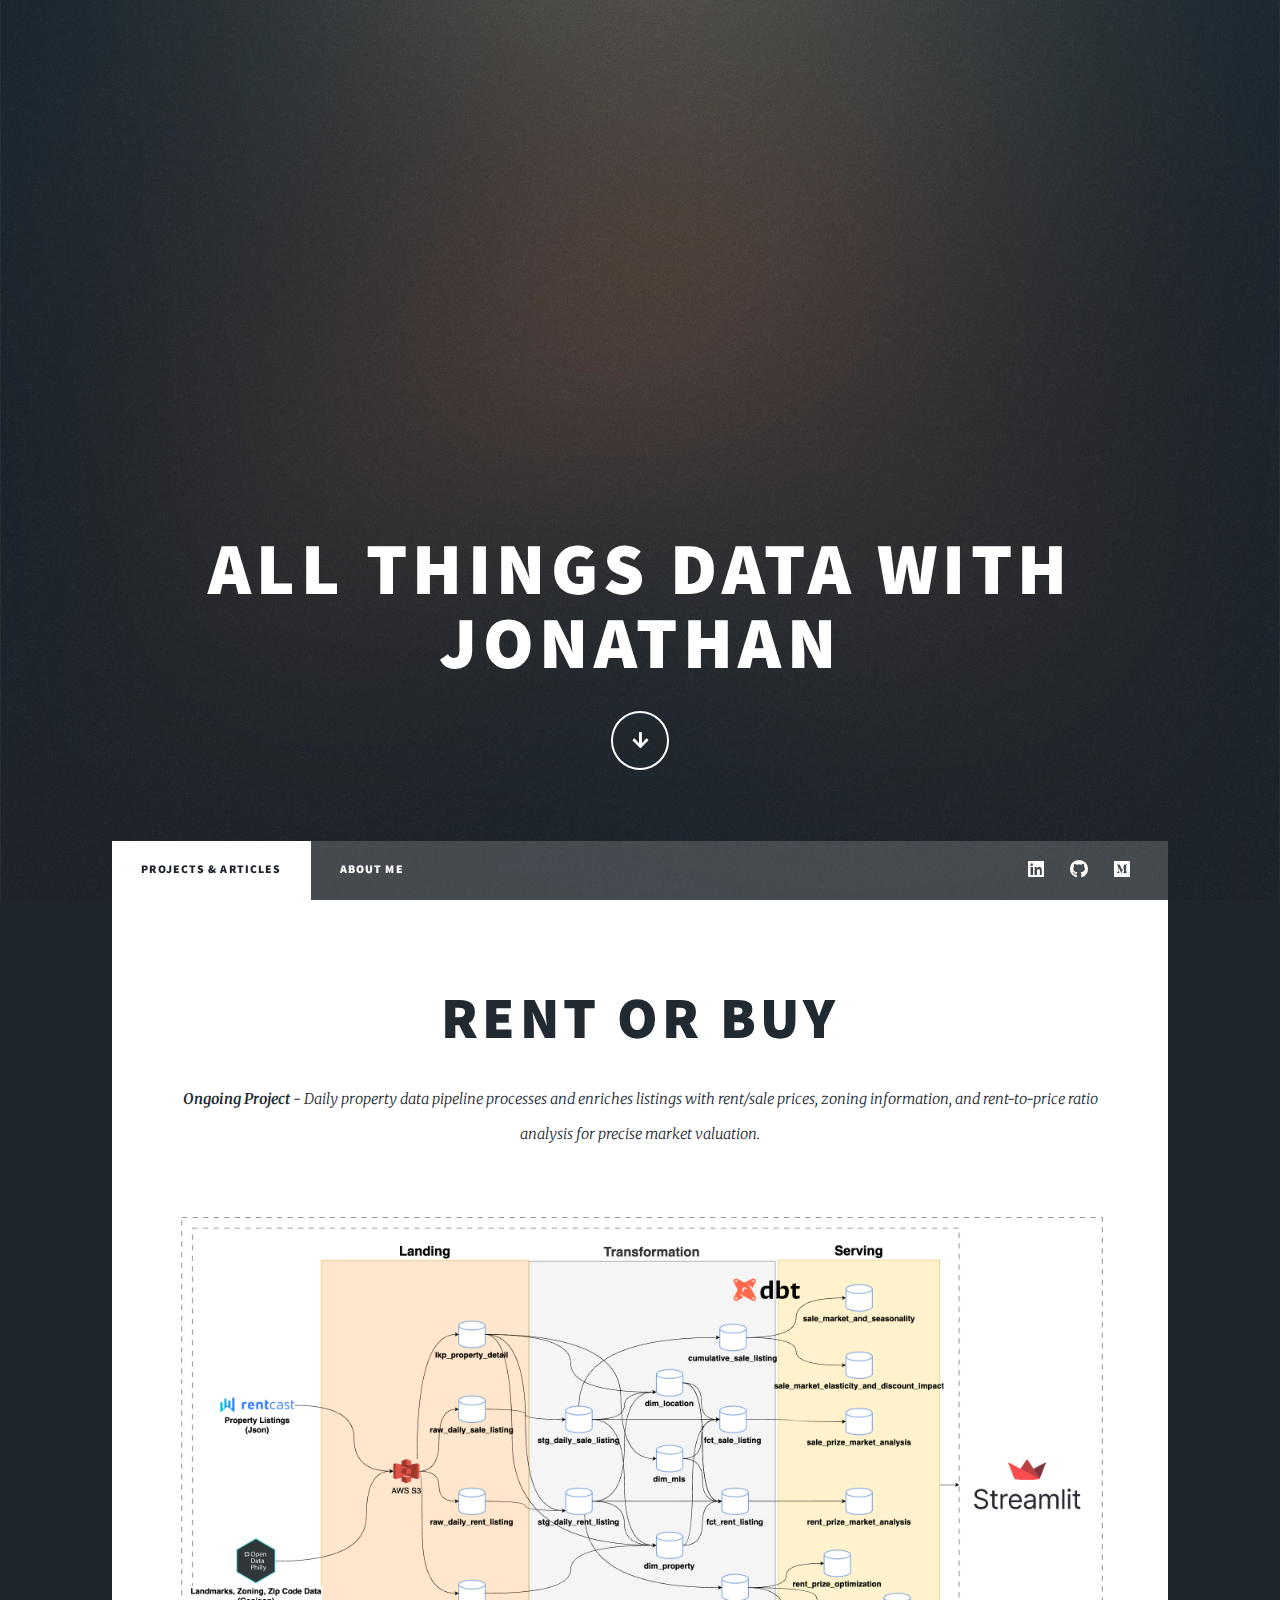
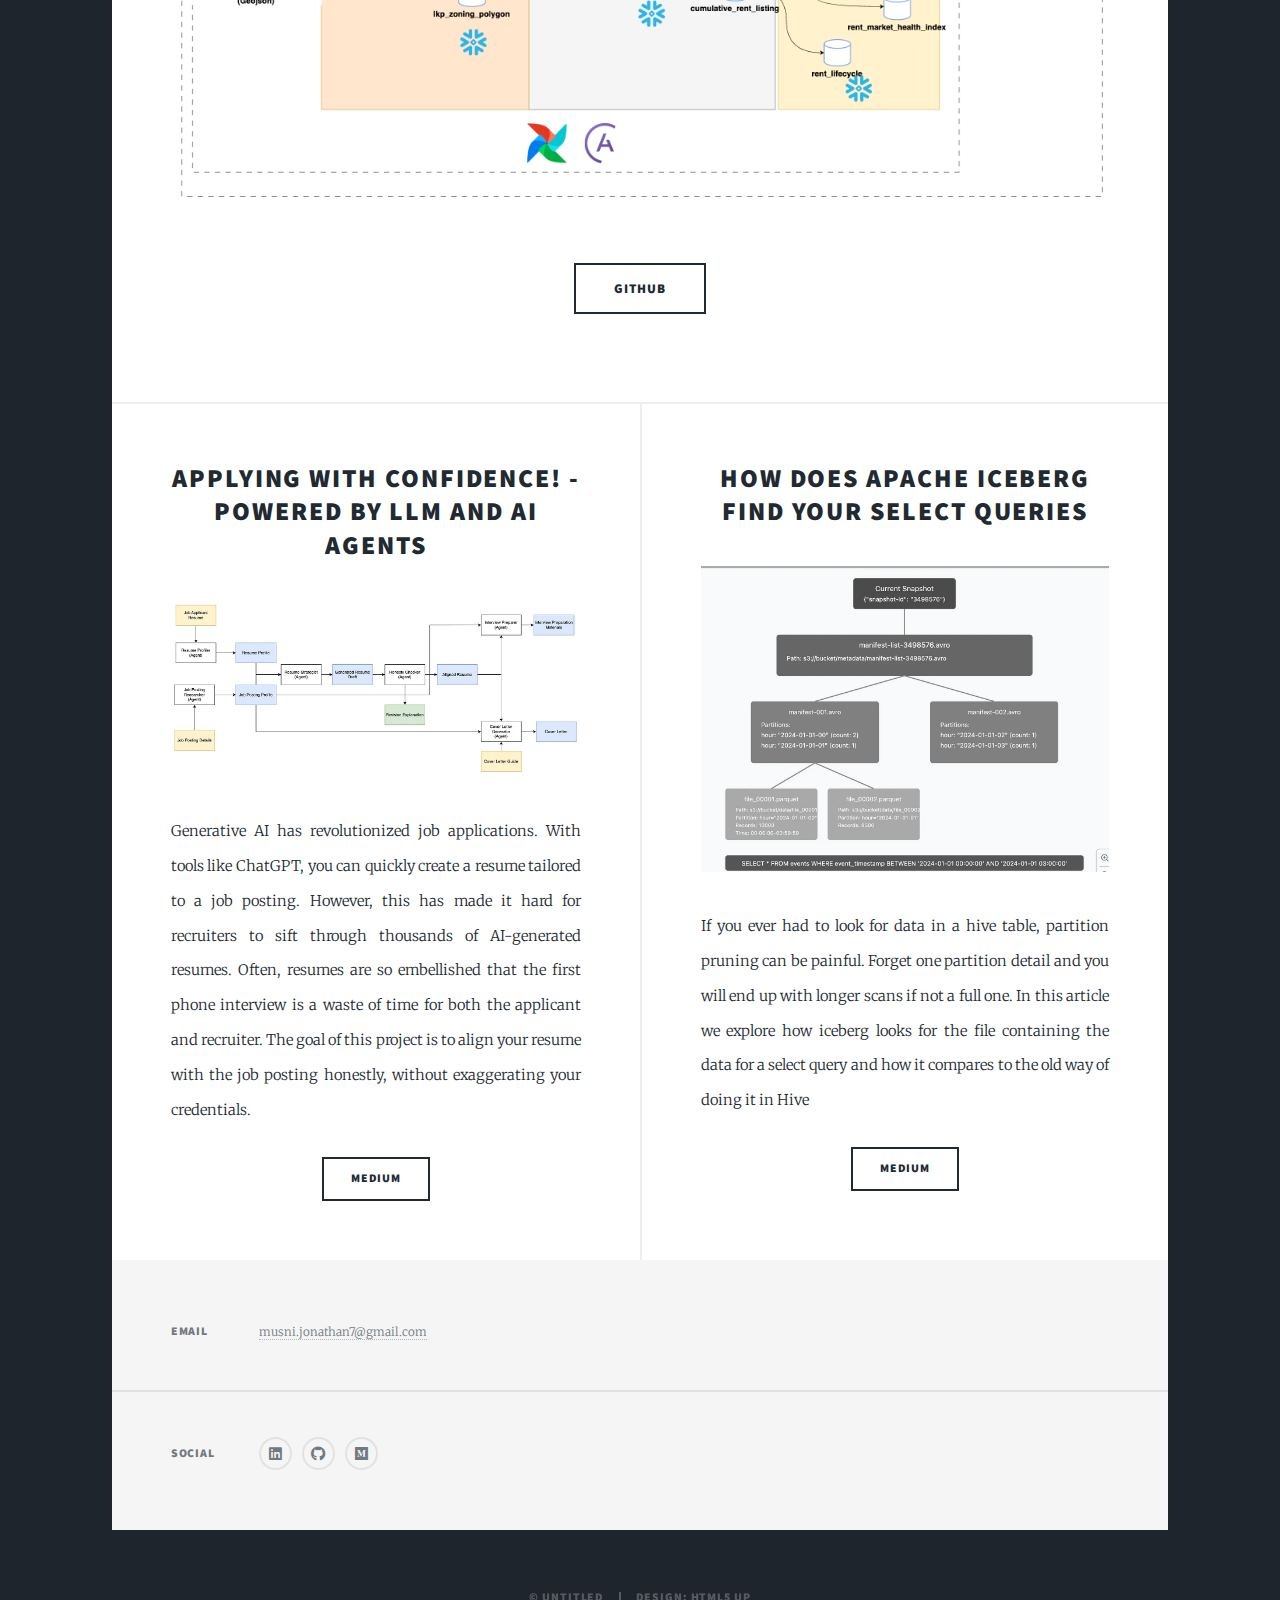
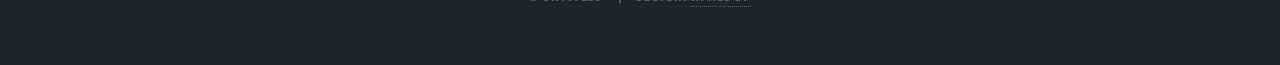
<file: home.html>
<!DOCTYPE HTML>
<!--
	Massively by HTML5 UP
	html5up.net | @ajlkn
	Free for personal and commercial use under the CCA 3.0 license (html5up.net/license)
-->
<html>
	<head>
		<title>All Things Data With Jonathan</title>
		<meta charset="utf-8" />
		<meta name="viewport" content="width=device-width, initial-scale=1, user-scalable=no" />
		<link rel="stylesheet" href="assets/css/main.css" />
		<noscript><link rel="stylesheet" href="assets/css/noscript.css" /></noscript>
	</head>
	<body class="is-preload">

		<!-- Wrapper -->
			<div id="wrapper" class="fade-in">

				<!-- Intro -->
					<div id="intro">
						<h1>All Things Data with Jonathan<br />
						</h1>
						<ul class="actions">
							<li><a href="#header" class="button icon solid solo fa-arrow-down scrolly">Continue</a></li>
						</ul>
					</div>

				<!-- Header -->
					<!-- <header id="header">
						<a href="index.html" class="logo">Data Portfolio</a>
					</header> -->

				<!-- Nav -->
					<nav id="nav">
						<ul class="links">
							<li class="active"><a href="home.html">Projects & Articles</a></li>
							<!-- <li><a href="generic.html">Articles</a></li> -->
							<li><a href="about_me.html">About Me</a></li>
						</ul>
						<ul class="icons">
							<li><a href="https://www.linkedin.com/in/musni-jonathan/" class="icon brands fa-linkedin"><span class="label">LinkedIn</span></a></li>
							<li><a href="https://github.com/jemusni07" class="icon brands fa-github"><span class="label">GitHub</span></a></li>
							<li><a href="https://medium.com/@musni.jonathan7" class="icon brands fa-medium"><span class="label">Medium</span></a></li>
						</ul>
					</nav>

				<!-- Main -->
					<div id="main">

						<!-- Featured Post -->
							<article class="post featured">
								<header class="major">
									<h2><a href="#">Rent or Buy
									</a></h2>
									<p> <b>Ongoing Project</b> - Daily property data pipeline processes and enriches listings 
										with rent/sale prices, zoning information, and rent-to-price ratio analysis for precise market valuation.
									</p>
								</header>
								<a href="https://github.com/jemusni07/Property-Data-Batch-Pipeline" class="image main"><img src="images/property_etl.png" alt="" /></a>
								<ul class="actions special">
									<li><a href="https://github.com/jemusni07/Property-Data-Batch-Pipeline" class="button large">GitHub</a></li>
								</ul>
							</article>

						<!-- Posts -->
							<section class="posts">
								<article>
									<header>
										<!-- <span class="date">April 24, 2017</span> -->
										<h2><a href="https://medium.com/@musni.jonathan7/applying-with-confidence-93632558741a">Applying with Confidence! - Powered by LLM and AI Agents</a></h2>
									</header>
									<a href="https://medium.com/@musni.jonathan7/applying-with-confidence-93632558741a" class="image fit"><img src="images/multi_agentic.png" alt="" /></a>
									<p>Generative AI has revolutionized job applications. With tools like ChatGPT, 
										you can quickly create a resume tailored to a job posting. However, 
										this has made it hard for recruiters to sift through thousands of AI-generated resumes. 
										Often, resumes are so embellished that the first phone interview is a waste of time for both the applicant and recruiter. 
										The goal of this project is to align your resume with the job posting honestly, 
										without exaggerating your credentials.</p>
									<ul class="actions special">
										<li><a href="https://medium.com/@musni.jonathan7/applying-with-confidence-93632558741a" class="button">Medium</a></li>
									</ul>
								</article>
								<article>
									<header>
										<!-- <span class="date">April 22, 2017</span> -->
										<h2><a href="https://medium.com/towards-data-engineering/how-does-apache-iceberg-find-your-select-queries-7d4855811fff">How does Apache Iceberg find your select queries</a></h2>
									</header>
									<a href="https://medium.com/towards-data-engineering/how-does-apache-iceberg-find-your-select-queries-7d4855811fff" class="image fit"><img src="images/iceberg.png" alt="" /></a>
									<p>If you ever had to look for data in a hive table,
										 partition pruning can be painful. Forget one partition detail and you will end up with longer scans if not a full one. In this article we explore how iceberg looks for the file containing the data for a select query and how it compares to the old way of doing it in Hive</p>
									<ul class="actions special">
										<li><a href="https://medium.com/towards-data-engineering/how-does-apache-iceberg-find-your-select-queries-7d4855811fff" class="button">Medium</a></li>
									</ul>
								</article>
								<!-- <article>
									<header>
										<span class="date">April 18, 2017</span>
										<h2><a href="#">Ante mattis<br />
										interdum dolor</a></h2>
									</header>
									<a href="#" class="image fit"><img src="images/pic04.jpg" alt="" /></a>
									<p>Donec eget ex magna. Interdum et malesuada fames ac ante ipsum primis in faucibus. Pellentesque venenatis dolor imperdiet dolor mattis sagittis magna etiam.</p>
									<ul class="actions special">
										<li><a href="#" class="button">Full Story</a></li>
									</ul>
								</article> -->
								<!-- <article>
									<header>
										<span class="date">April 14, 2017</span>
										<h2><a href="#">Tempus sed<br />
										nulla imperdiet</a></h2>
									</header>
									<a href="#" class="image fit"><img src="images/pic05.jpg" alt="" /></a>
									<p>Donec eget ex magna. Interdum et malesuada fames ac ante ipsum primis in faucibus. Pellentesque venenatis dolor imperdiet dolor mattis sagittis magna etiam.</p>
									<ul class="actions special">
										<li><a href="#" class="button">Full Story</a></li>
									</ul>
								</article>
								<article>
									<header>
										<span class="date">April 11, 2017</span>
										<h2><a href="#">Odio magna<br />
										sed consectetur</a></h2>
									</header>
									<a href="#" class="image fit"><img src="images/pic06.jpg" alt="" /></a>
									<p>Donec eget ex magna. Interdum et malesuada fames ac ante ipsum primis in faucibus. Pellentesque venenatis dolor imperdiet dolor mattis sagittis magna etiam.</p>
									<ul class="actions special">
										<li><a href="#" class="button">Full Story</a></li>
									</ul>
								</article>
								<article>
									<header>
										<span class="date">April 7, 2017</span>
										<h2><a href="#">Augue lorem<br />
										primis vestibulum</a></h2>
									</header>
									<a href="#" class="image fit"><img src="images/pic07.jpg" alt="" /></a>
									<p>Donec eget ex magna. Interdum et malesuada fames ac ante ipsum primis in faucibus. Pellentesque venenatis dolor imperdiet dolor mattis sagittis magna etiam.</p>
									<ul class="actions special">
										<li><a href="#" class="button">Full Story</a></li>
									</ul>
								</article> -->
							</section>

						<!-- Footer -->
							<!-- <footer>
								<div class="pagination">
									<a href="#" class="previous">Prev</a>
									<a href="#" class="page active">1</a>
									<a href="#" class="page">2</a>
									<a href="#" class="page">3</a>
									<span class="extra">&hellip;</span>
									<a href="#" class="page">8</a>
									<a href="#" class="page">9</a>
									<a href="#" class="page">10</a>
									<a href="#" class="next">Next</a>
								</div>
							</footer> -->

					</div>

				<!-- Footer -->
					<footer id="footer">
						<!-- <section>
							<form method="post" action="#">
								<div class="fields">
									<div class="field">
										<label for="name">Name</label>
										<input type="text" name="name" id="name" />
									</div>
									<div class="field">
										<label for="email">Email</label>
										<input type="text" name="email" id="email" />
									</div>
									<div class="field">
										<label for="message">Message</label>
										<textarea name="message" id="message" rows="3"></textarea>
									</div>
								</div>
								<ul class="actions">
									<li><input type="submit" value="Send Message" /></li>
								</ul>
							</form>
						</section> -->
						<section class="split contact">
							<section>
								<h3>Email</h3>
								<p><a href="#">musni.jonathan7@gmail.com</a></p>
							</section>
							<section>
								<h3>Social</h3>
								<ul class="icons alt">
									<li><a href="https://www.linkedin.com/in/musni-jonathan/" class="icon brands fa-linkedin"><span class="label">LinkedIn</span></a></li>
									<li><a href="https://github.com/jemusni07" class="icon brands fa-github"><span class="label">GitHub</span></a></li>
									<li><a href="https://medium.com/@musni.jonathan7" class="icon brands fa-medium"><span class="label">Medium</span></a></li>		
								</ul>
							</section>
						</section>
					</footer>

				<!-- Copyright -->
					<div id="copyright">
						<ul><li>&copy; Untitled</li><li>Design: <a href="https://html5up.net">HTML5 UP</a></li></ul>
					</div>

			</div>

		<!-- Scripts -->
			<script src="assets/js/jquery.min.js"></script>
			<script src="assets/js/jquery.scrollex.min.js"></script>
			<script src="assets/js/jquery.scrolly.min.js"></script>
			<script src="assets/js/browser.min.js"></script>
			<script src="assets/js/breakpoints.min.js"></script>
			<script src="assets/js/util.js"></script>
			<script src="assets/js/main.js"></script>

	</body>
</html>
</file>
<file: assets/css/main.css>
@import url(fontawesome-all.min.css);
@import url("https://fonts.googleapis.com/css?family=Merriweather:300,700,300italic,700italic|Source+Sans+Pro:900");

/*
	Massively by HTML5 UP
	html5up.net | @ajlkn
	Free for personal and commercial use under the CCA 3.0 license (html5up.net/license)
*/

html, body, div, span, applet, object,
iframe, h1, h2, h3, h4, h5, h6, p, blockquote,
pre, a, abbr, acronym, address, big, cite,
code, del, dfn, em, img, ins, kbd, q, s, samp,
small, strike, strong, sub, sup, tt, var, b,
u, i, center, dl, dt, dd, ol, ul, li, fieldset,
form, label, legend, table, caption, tbody,
tfoot, thead, tr, th, td, article, aside,
canvas, details, embed, figure, figcaption,
footer, header, hgroup, menu, nav, output, ruby,
section, summary, time, mark, audio, video {
	margin: 0;
	padding: 0;
	border: 0;
	font-size: 100%;
	font: inherit;
	vertical-align: baseline;}

article, aside, details, figcaption, figure,
footer, header, hgroup, menu, nav, section {
	display: block;}

body {
	line-height: 1;
}

ol, ul {
	list-style: none;
}

blockquote, q {
	quotes: none;
}

	blockquote:before, blockquote:after, q:before, q:after {
		content: '';
		content: none;
	}

table {
	border-collapse: collapse;
	border-spacing: 0;
}

body {
	-webkit-text-size-adjust: none;
}

mark {
	background-color: transparent;
	color: inherit;
}

input::-moz-focus-inner {
	border: 0;
	padding: 0;
}

input, select, textarea {
	-moz-appearance: none;
	-webkit-appearance: none;
	-ms-appearance: none;
	appearance: none;
}

/* Basic */

	@-ms-viewport {
		width: device-width;
	}

	body {
		-ms-overflow-style: scrollbar;
	}

	@media screen and (max-width: 480px) {

		html, body {
			min-width: 320px;
		}

	}

	html {
		box-sizing: border-box;
	}

	*, *:before, *:after {
		box-sizing: inherit;
	}

	body {
		background-color: #1e252d;
	}

		body.is-preload *, body.is-preload *:before, body.is-preload *:after {
			-moz-animation: none !important;
			-webkit-animation: none !important;
			-ms-animation: none !important;
			animation: none !important;
			-moz-transition: none !important;
			-webkit-transition: none !important;
			-ms-transition: none !important;
			transition: none !important;
		}

/* Type */

	html {
		font-size: 16pt;
	}

		@media screen and (max-width: 1680px) {

			html {
				font-size: 12pt;
			}

		}

		@media screen and (max-width: 1280px) {

			html {
				font-size: 11pt;
			}

		}

		@media screen and (max-width: 360px) {

			html {
				font-size: 10pt;
			}

		}

	body {
		color: #212931;
	}

	body, input, select, textarea {
		font-family: "Merriweather", Georgia, serif;
		font-weight: 300;
		font-size: 1rem;
		line-height: 2.375;
	}

	a {
		-moz-transition: color 0.2s ease-in-out, background-color 0.2s ease-in-out, border-color 0.2s ease-in-out, box-shadow 0.2s ease-in-out;
		-webkit-transition: color 0.2s ease-in-out, background-color 0.2s ease-in-out, border-color 0.2s ease-in-out, box-shadow 0.2s ease-in-out;
		-ms-transition: color 0.2s ease-in-out, background-color 0.2s ease-in-out, border-color 0.2s ease-in-out, box-shadow 0.2s ease-in-out;
		transition: color 0.2s ease-in-out, background-color 0.2s ease-in-out, border-color 0.2s ease-in-out, box-shadow 0.2s ease-in-out;
		border-bottom: dotted 1px;
		text-decoration: none;
	}

		a:hover {
			border-bottom-color: transparent;
		}

	strong, b {
		font-weight: 600;
	}

	em, i {
		font-style: italic;
	}

	p {
		text-align: justify;
		margin: 0 0 2rem 0;
	}

	h1, h2, h3, h4, h5, h6 {
		font-family: "Source Sans Pro", Helvetica, sans-serif;
		font-weight: 900;
		line-height: 1.5;
		letter-spacing: 0.075em;
		text-transform: uppercase;
		margin: 0 0 1rem 0;
	}

		h1 a, h2 a, h3 a, h4 a, h5 a, h6 a {
			border-bottom: 0;
			color: inherit;
			text-decoration: none;
		}

	h1 {
		font-size: 4rem;
		line-height: 1.1;
		margin: 0 0 2rem 0;
	}

	h2 {
		font-size: 1.75rem;
		line-height: 1.3;
		margin: 0 0 1.5rem 0;
	}

	h3 {
		font-size: 1.25rem;
		margin: 0 0 1.5rem 0;
	}

	h4 {
		font-size: 1rem;
	}

	h5 {
		font-size: 0.9rem;
	}

	h6 {
		font-size: 0.8rem;
	}

	sub {
		font-size: 0.8rem;
		position: relative;
		top: 0.5rem;
	}

	sup {
		font-size: 0.8rem;
		position: relative;
		top: -0.5rem;
	}

	blockquote {
		border-left: solid 4px;
		font-style: italic;
		margin: 0 0 2rem 0;
		padding: 0.5rem 0 0.5rem 2rem;
	}

	code {
		border: solid 2px;
		font-family: "Courier New", monospace;
		font-size: 0.9rem;
		margin: 0 0.25rem;
		padding: 0.25rem 0.65rem;
	}

	pre {
		-webkit-overflow-scrolling: touch;
		font-family: "Courier New", monospace;
		font-size: 0.9rem;
		margin: 0 0 2rem 0;
	}

		pre code {
			display: block;
			line-height: 1.75;
			padding: 1rem 1.5rem;
			overflow-x: auto;
		}

	hr {
		border: 0;
		border-bottom: solid 2px;
		margin: 3rem 0;
	}

		hr.major {
			margin: 5rem 0;
		}

	.align-left {
		text-align: left;
	}

	.align-center {
		text-align: center;
	}

	.align-right {
		text-align: right;
	}

	input, select, textarea {
		color: #212931;
	}

	a {
		color: #212931;
		border-bottom-color: rgba(33, 41, 49, 0.5);
	}

		a:hover {
			border-bottom-color: transparent;
			color: #18bfef !important;
		}

	strong, b {
		color: #212931;
	}

	h1, h2, h3, h4, h5, h6 {
		color: #212931;
	}

	blockquote {
		border-left-color: #eeeeee;
	}

	code {
		background: rgba(220, 220, 220, 0.25);
		border-color: #eeeeee;
	}

	hr {
		border-bottom-color: #eeeeee;
	}

/* Row */

	.row {
		display: flex;
		flex-wrap: wrap;
		box-sizing: border-box;
		align-items: stretch;
	}

		.row > * {
			box-sizing: border-box;
		}

		.row.gtr-uniform > * > :last-child {
			margin-bottom: 0;
		}

		.row.aln-left {
			justify-content: flex-start;
		}

		.row.aln-center {
			justify-content: center;
		}

		.row.aln-right {
			justify-content: flex-end;
		}

		.row.aln-top {
			align-items: flex-start;
		}

		.row.aln-middle {
			align-items: center;
		}

		.row.aln-bottom {
			align-items: flex-end;
		}

		.row > .imp {
			order: -1;
		}

		.row > .col-1 {
			width: 8.33333%;
		}

		.row > .off-1 {
			margin-left: 8.33333%;
		}

		.row > .col-2 {
			width: 16.66667%;
		}

		.row > .off-2 {
			margin-left: 16.66667%;
		}

		.row > .col-3 {
			width: 25%;
		}

		.row > .off-3 {
			margin-left: 25%;
		}

		.row > .col-4 {
			width: 33.33333%;
		}

		.row > .off-4 {
			margin-left: 33.33333%;
		}

		.row > .col-5 {
			width: 41.66667%;
		}

		.row > .off-5 {
			margin-left: 41.66667%;
		}

		.row > .col-6 {
			width: 50%;
		}

		.row > .off-6 {
			margin-left: 50%;
		}

		.row > .col-7 {
			width: 58.33333%;
		}

		.row > .off-7 {
			margin-left: 58.33333%;
		}

		.row > .col-8 {
			width: 66.66667%;
		}

		.row > .off-8 {
			margin-left: 66.66667%;
		}

		.row > .col-9 {
			width: 75%;
		}

		.row > .off-9 {
			margin-left: 75%;
		}

		.row > .col-10 {
			width: 83.33333%;
		}

		.row > .off-10 {
			margin-left: 83.33333%;
		}

		.row > .col-11 {
			width: 91.66667%;
		}

		.row > .off-11 {
			margin-left: 91.66667%;
		}

		.row > .col-12 {
			width: 100%;
		}

		.row > .off-12 {
			margin-left: 100%;
		}

		.row.gtr-0 {
			margin-top: 0;
			margin-left: 0rem;
		}

			.row.gtr-0 > * {
				padding: 0 0 0 0rem;
			}

			.row.gtr-0.gtr-uniform {
				margin-top: 0rem;
			}

				.row.gtr-0.gtr-uniform > * {
					padding-top: 0rem;
				}

		.row.gtr-25 {
			margin-top: 0;
			margin-left: -0.375rem;
		}

			.row.gtr-25 > * {
				padding: 0 0 0 0.375rem;
			}

			.row.gtr-25.gtr-uniform {
				margin-top: -0.375rem;
			}

				.row.gtr-25.gtr-uniform > * {
					padding-top: 0.375rem;
				}

		.row.gtr-50 {
			margin-top: 0;
			margin-left: -0.75rem;
		}

			.row.gtr-50 > * {
				padding: 0 0 0 0.75rem;
			}

			.row.gtr-50.gtr-uniform {
				margin-top: -0.75rem;
			}

				.row.gtr-50.gtr-uniform > * {
					padding-top: 0.75rem;
				}

		.row {
			margin-top: 0;
			margin-left: -1.5rem;
		}

			.row > * {
				padding: 0 0 0 1.5rem;
			}

			.row.gtr-uniform {
				margin-top: -1.5rem;
			}

				.row.gtr-uniform > * {
					padding-top: 1.5rem;
				}

		.row.gtr-150 {
			margin-top: 0;
			margin-left: -2.25rem;
		}

			.row.gtr-150 > * {
				padding: 0 0 0 2.25rem;
			}

			.row.gtr-150.gtr-uniform {
				margin-top: -2.25rem;
			}

				.row.gtr-150.gtr-uniform > * {
					padding-top: 2.25rem;
				}

		.row.gtr-200 {
			margin-top: 0;
			margin-left: -3rem;
		}

			.row.gtr-200 > * {
				padding: 0 0 0 3rem;
			}

			.row.gtr-200.gtr-uniform {
				margin-top: -3rem;
			}

				.row.gtr-200.gtr-uniform > * {
					padding-top: 3rem;
				}

		@media screen and (max-width: 1680px) {

			.row {
				display: flex;
				flex-wrap: wrap;
				box-sizing: border-box;
				align-items: stretch;
			}

				.row > * {
					box-sizing: border-box;
				}

				.row.gtr-uniform > * > :last-child {
					margin-bottom: 0;
				}

				.row.aln-left {
					justify-content: flex-start;
				}

				.row.aln-center {
					justify-content: center;
				}

				.row.aln-right {
					justify-content: flex-end;
				}

				.row.aln-top {
					align-items: flex-start;
				}

				.row.aln-middle {
					align-items: center;
				}

				.row.aln-bottom {
					align-items: flex-end;
				}

				.row > .imp-xlarge {
					order: -1;
				}

				.row > .col-1-xlarge {
					width: 8.33333%;
				}

				.row > .off-1-xlarge {
					margin-left: 8.33333%;
				}

				.row > .col-2-xlarge {
					width: 16.66667%;
				}

				.row > .off-2-xlarge {
					margin-left: 16.66667%;
				}

				.row > .col-3-xlarge {
					width: 25%;
				}

				.row > .off-3-xlarge {
					margin-left: 25%;
				}

				.row > .col-4-xlarge {
					width: 33.33333%;
				}

				.row > .off-4-xlarge {
					margin-left: 33.33333%;
				}

				.row > .col-5-xlarge {
					width: 41.66667%;
				}

				.row > .off-5-xlarge {
					margin-left: 41.66667%;
				}

				.row > .col-6-xlarge {
					width: 50%;
				}

				.row > .off-6-xlarge {
					margin-left: 50%;
				}

				.row > .col-7-xlarge {
					width: 58.33333%;
				}

				.row > .off-7-xlarge {
					margin-left: 58.33333%;
				}

				.row > .col-8-xlarge {
					width: 66.66667%;
				}

				.row > .off-8-xlarge {
					margin-left: 66.66667%;
				}

				.row > .col-9-xlarge {
					width: 75%;
				}

				.row > .off-9-xlarge {
					margin-left: 75%;
				}

				.row > .col-10-xlarge {
					width: 83.33333%;
				}

				.row > .off-10-xlarge {
					margin-left: 83.33333%;
				}

				.row > .col-11-xlarge {
					width: 91.66667%;
				}

				.row > .off-11-xlarge {
					margin-left: 91.66667%;
				}

				.row > .col-12-xlarge {
					width: 100%;
				}

				.row > .off-12-xlarge {
					margin-left: 100%;
				}

				.row.gtr-0 {
					margin-top: 0;
					margin-left: 0rem;
				}

					.row.gtr-0 > * {
						padding: 0 0 0 0rem;
					}

					.row.gtr-0.gtr-uniform {
						margin-top: 0rem;
					}

						.row.gtr-0.gtr-uniform > * {
							padding-top: 0rem;
						}

				.row.gtr-25 {
					margin-top: 0;
					margin-left: -0.375rem;
				}

					.row.gtr-25 > * {
						padding: 0 0 0 0.375rem;
					}

					.row.gtr-25.gtr-uniform {
						margin-top: -0.375rem;
					}

						.row.gtr-25.gtr-uniform > * {
							padding-top: 0.375rem;
						}

				.row.gtr-50 {
					margin-top: 0;
					margin-left: -0.75rem;
				}

					.row.gtr-50 > * {
						padding: 0 0 0 0.75rem;
					}

					.row.gtr-50.gtr-uniform {
						margin-top: -0.75rem;
					}

						.row.gtr-50.gtr-uniform > * {
							padding-top: 0.75rem;
						}

				.row {
					margin-top: 0;
					margin-left: -1.5rem;
				}

					.row > * {
						padding: 0 0 0 1.5rem;
					}

					.row.gtr-uniform {
						margin-top: -1.5rem;
					}

						.row.gtr-uniform > * {
							padding-top: 1.5rem;
						}

				.row.gtr-150 {
					margin-top: 0;
					margin-left: -2.25rem;
				}

					.row.gtr-150 > * {
						padding: 0 0 0 2.25rem;
					}

					.row.gtr-150.gtr-uniform {
						margin-top: -2.25rem;
					}

						.row.gtr-150.gtr-uniform > * {
							padding-top: 2.25rem;
						}

				.row.gtr-200 {
					margin-top: 0;
					margin-left: -3rem;
				}

					.row.gtr-200 > * {
						padding: 0 0 0 3rem;
					}

					.row.gtr-200.gtr-uniform {
						margin-top: -3rem;
					}

						.row.gtr-200.gtr-uniform > * {
							padding-top: 3rem;
						}

		}

		@media screen and (max-width: 1280px) {

			.row {
				display: flex;
				flex-wrap: wrap;
				box-sizing: border-box;
				align-items: stretch;
			}

				.row > * {
					box-sizing: border-box;
				}

				.row.gtr-uniform > * > :last-child {
					margin-bottom: 0;
				}

				.row.aln-left {
					justify-content: flex-start;
				}

				.row.aln-center {
					justify-content: center;
				}

				.row.aln-right {
					justify-content: flex-end;
				}

				.row.aln-top {
					align-items: flex-start;
				}

				.row.aln-middle {
					align-items: center;
				}

				.row.aln-bottom {
					align-items: flex-end;
				}

				.row > .imp-large {
					order: -1;
				}

				.row > .col-1-large {
					width: 8.33333%;
				}

				.row > .off-1-large {
					margin-left: 8.33333%;
				}

				.row > .col-2-large {
					width: 16.66667%;
				}

				.row > .off-2-large {
					margin-left: 16.66667%;
				}

				.row > .col-3-large {
					width: 25%;
				}

				.row > .off-3-large {
					margin-left: 25%;
				}

				.row > .col-4-large {
					width: 33.33333%;
				}

				.row > .off-4-large {
					margin-left: 33.33333%;
				}

				.row > .col-5-large {
					width: 41.66667%;
				}

				.row > .off-5-large {
					margin-left: 41.66667%;
				}

				.row > .col-6-large {
					width: 50%;
				}

				.row > .off-6-large {
					margin-left: 50%;
				}

				.row > .col-7-large {
					width: 58.33333%;
				}

				.row > .off-7-large {
					margin-left: 58.33333%;
				}

				.row > .col-8-large {
					width: 66.66667%;
				}

				.row > .off-8-large {
					margin-left: 66.66667%;
				}

				.row > .col-9-large {
					width: 75%;
				}

				.row > .off-9-large {
					margin-left: 75%;
				}

				.row > .col-10-large {
					width: 83.33333%;
				}

				.row > .off-10-large {
					margin-left: 83.33333%;
				}

				.row > .col-11-large {
					width: 91.66667%;
				}

				.row > .off-11-large {
					margin-left: 91.66667%;
				}

				.row > .col-12-large {
					width: 100%;
				}

				.row > .off-12-large {
					margin-left: 100%;
				}

				.row.gtr-0 {
					margin-top: 0;
					margin-left: 0rem;
				}

					.row.gtr-0 > * {
						padding: 0 0 0 0rem;
					}

					.row.gtr-0.gtr-uniform {
						margin-top: 0rem;
					}

						.row.gtr-0.gtr-uniform > * {
							padding-top: 0rem;
						}

				.row.gtr-25 {
					margin-top: 0;
					margin-left: -0.375rem;
				}

					.row.gtr-25 > * {
						padding: 0 0 0 0.375rem;
					}

					.row.gtr-25.gtr-uniform {
						margin-top: -0.375rem;
					}

						.row.gtr-25.gtr-uniform > * {
							padding-top: 0.375rem;
						}

				.row.gtr-50 {
					margin-top: 0;
					margin-left: -0.75rem;
				}

					.row.gtr-50 > * {
						padding: 0 0 0 0.75rem;
					}

					.row.gtr-50.gtr-uniform {
						margin-top: -0.75rem;
					}

						.row.gtr-50.gtr-uniform > * {
							padding-top: 0.75rem;
						}

				.row {
					margin-top: 0;
					margin-left: -1.5rem;
				}

					.row > * {
						padding: 0 0 0 1.5rem;
					}

					.row.gtr-uniform {
						margin-top: -1.5rem;
					}

						.row.gtr-uniform > * {
							padding-top: 1.5rem;
						}

				.row.gtr-150 {
					margin-top: 0;
					margin-left: -2.25rem;
				}

					.row.gtr-150 > * {
						padding: 0 0 0 2.25rem;
					}

					.row.gtr-150.gtr-uniform {
						margin-top: -2.25rem;
					}

						.row.gtr-150.gtr-uniform > * {
							padding-top: 2.25rem;
						}

				.row.gtr-200 {
					margin-top: 0;
					margin-left: -3rem;
				}

					.row.gtr-200 > * {
						padding: 0 0 0 3rem;
					}

					.row.gtr-200.gtr-uniform {
						margin-top: -3rem;
					}

						.row.gtr-200.gtr-uniform > * {
							padding-top: 3rem;
						}

		}

		@media screen and (max-width: 980px) {

			.row {
				display: flex;
				flex-wrap: wrap;
				box-sizing: border-box;
				align-items: stretch;
			}

				.row > * {
					box-sizing: border-box;
				}

				.row.gtr-uniform > * > :last-child {
					margin-bottom: 0;
				}

				.row.aln-left {
					justify-content: flex-start;
				}

				.row.aln-center {
					justify-content: center;
				}

				.row.aln-right {
					justify-content: flex-end;
				}

				.row.aln-top {
					align-items: flex-start;
				}

				.row.aln-middle {
					align-items: center;
				}

				.row.aln-bottom {
					align-items: flex-end;
				}

				.row > .imp-medium {
					order: -1;
				}

				.row > .col-1-medium {
					width: 8.33333%;
				}

				.row > .off-1-medium {
					margin-left: 8.33333%;
				}

				.row > .col-2-medium {
					width: 16.66667%;
				}

				.row > .off-2-medium {
					margin-left: 16.66667%;
				}

				.row > .col-3-medium {
					width: 25%;
				}

				.row > .off-3-medium {
					margin-left: 25%;
				}

				.row > .col-4-medium {
					width: 33.33333%;
				}

				.row > .off-4-medium {
					margin-left: 33.33333%;
				}

				.row > .col-5-medium {
					width: 41.66667%;
				}

				.row > .off-5-medium {
					margin-left: 41.66667%;
				}

				.row > .col-6-medium {
					width: 50%;
				}

				.row > .off-6-medium {
					margin-left: 50%;
				}

				.row > .col-7-medium {
					width: 58.33333%;
				}

				.row > .off-7-medium {
					margin-left: 58.33333%;
				}

				.row > .col-8-medium {
					width: 66.66667%;
				}

				.row > .off-8-medium {
					margin-left: 66.66667%;
				}

				.row > .col-9-medium {
					width: 75%;
				}

				.row > .off-9-medium {
					margin-left: 75%;
				}

				.row > .col-10-medium {
					width: 83.33333%;
				}

				.row > .off-10-medium {
					margin-left: 83.33333%;
				}

				.row > .col-11-medium {
					width: 91.66667%;
				}

				.row > .off-11-medium {
					margin-left: 91.66667%;
				}

				.row > .col-12-medium {
					width: 100%;
				}

				.row > .off-12-medium {
					margin-left: 100%;
				}

				.row.gtr-0 {
					margin-top: 0;
					margin-left: 0rem;
				}

					.row.gtr-0 > * {
						padding: 0 0 0 0rem;
					}

					.row.gtr-0.gtr-uniform {
						margin-top: 0rem;
					}

						.row.gtr-0.gtr-uniform > * {
							padding-top: 0rem;
						}

				.row.gtr-25 {
					margin-top: 0;
					margin-left: -0.375rem;
				}

					.row.gtr-25 > * {
						padding: 0 0 0 0.375rem;
					}

					.row.gtr-25.gtr-uniform {
						margin-top: -0.375rem;
					}

						.row.gtr-25.gtr-uniform > * {
							padding-top: 0.375rem;
						}

				.row.gtr-50 {
					margin-top: 0;
					margin-left: -0.75rem;
				}

					.row.gtr-50 > * {
						padding: 0 0 0 0.75rem;
					}

					.row.gtr-50.gtr-uniform {
						margin-top: -0.75rem;
					}

						.row.gtr-50.gtr-uniform > * {
							padding-top: 0.75rem;
						}

				.row {
					margin-top: 0;
					margin-left: -1.5rem;
				}

					.row > * {
						padding: 0 0 0 1.5rem;
					}

					.row.gtr-uniform {
						margin-top: -1.5rem;
					}

						.row.gtr-uniform > * {
							padding-top: 1.5rem;
						}

				.row.gtr-150 {
					margin-top: 0;
					margin-left: -2.25rem;
				}

					.row.gtr-150 > * {
						padding: 0 0 0 2.25rem;
					}

					.row.gtr-150.gtr-uniform {
						margin-top: -2.25rem;
					}

						.row.gtr-150.gtr-uniform > * {
							padding-top: 2.25rem;
						}

				.row.gtr-200 {
					margin-top: 0;
					margin-left: -3rem;
				}

					.row.gtr-200 > * {
						padding: 0 0 0 3rem;
					}

					.row.gtr-200.gtr-uniform {
						margin-top: -3rem;
					}

						.row.gtr-200.gtr-uniform > * {
							padding-top: 3rem;
						}

		}

		@media screen and (max-width: 736px) {

			.row {
				display: flex;
				flex-wrap: wrap;
				box-sizing: border-box;
				align-items: stretch;
			}

				.row > * {
					box-sizing: border-box;
				}

				.row.gtr-uniform > * > :last-child {
					margin-bottom: 0;
				}

				.row.aln-left {
					justify-content: flex-start;
				}

				.row.aln-center {
					justify-content: center;
				}

				.row.aln-right {
					justify-content: flex-end;
				}

				.row.aln-top {
					align-items: flex-start;
				}

				.row.aln-middle {
					align-items: center;
				}

				.row.aln-bottom {
					align-items: flex-end;
				}

				.row > .imp-small {
					order: -1;
				}

				.row > .col-1-small {
					width: 8.33333%;
				}

				.row > .off-1-small {
					margin-left: 8.33333%;
				}

				.row > .col-2-small {
					width: 16.66667%;
				}

				.row > .off-2-small {
					margin-left: 16.66667%;
				}

				.row > .col-3-small {
					width: 25%;
				}

				.row > .off-3-small {
					margin-left: 25%;
				}

				.row > .col-4-small {
					width: 33.33333%;
				}

				.row > .off-4-small {
					margin-left: 33.33333%;
				}

				.row > .col-5-small {
					width: 41.66667%;
				}

				.row > .off-5-small {
					margin-left: 41.66667%;
				}

				.row > .col-6-small {
					width: 50%;
				}

				.row > .off-6-small {
					margin-left: 50%;
				}

				.row > .col-7-small {
					width: 58.33333%;
				}

				.row > .off-7-small {
					margin-left: 58.33333%;
				}

				.row > .col-8-small {
					width: 66.66667%;
				}

				.row > .off-8-small {
					margin-left: 66.66667%;
				}

				.row > .col-9-small {
					width: 75%;
				}

				.row > .off-9-small {
					margin-left: 75%;
				}

				.row > .col-10-small {
					width: 83.33333%;
				}

				.row > .off-10-small {
					margin-left: 83.33333%;
				}

				.row > .col-11-small {
					width: 91.66667%;
				}

				.row > .off-11-small {
					margin-left: 91.66667%;
				}

				.row > .col-12-small {
					width: 100%;
				}

				.row > .off-12-small {
					margin-left: 100%;
				}

				.row.gtr-0 {
					margin-top: 0;
					margin-left: 0rem;
				}

					.row.gtr-0 > * {
						padding: 0 0 0 0rem;
					}

					.row.gtr-0.gtr-uniform {
						margin-top: 0rem;
					}

						.row.gtr-0.gtr-uniform > * {
							padding-top: 0rem;
						}

				.row.gtr-25 {
					margin-top: 0;
					margin-left: -0.375rem;
				}

					.row.gtr-25 > * {
						padding: 0 0 0 0.375rem;
					}

					.row.gtr-25.gtr-uniform {
						margin-top: -0.375rem;
					}

						.row.gtr-25.gtr-uniform > * {
							padding-top: 0.375rem;
						}

				.row.gtr-50 {
					margin-top: 0;
					margin-left: -0.75rem;
				}

					.row.gtr-50 > * {
						padding: 0 0 0 0.75rem;
					}

					.row.gtr-50.gtr-uniform {
						margin-top: -0.75rem;
					}

						.row.gtr-50.gtr-uniform > * {
							padding-top: 0.75rem;
						}

				.row {
					margin-top: 0;
					margin-left: -1.5rem;
				}

					.row > * {
						padding: 0 0 0 1.5rem;
					}

					.row.gtr-uniform {
						margin-top: -1.5rem;
					}

						.row.gtr-uniform > * {
							padding-top: 1.5rem;
						}

				.row.gtr-150 {
					margin-top: 0;
					margin-left: -2.25rem;
				}

					.row.gtr-150 > * {
						padding: 0 0 0 2.25rem;
					}

					.row.gtr-150.gtr-uniform {
						margin-top: -2.25rem;
					}

						.row.gtr-150.gtr-uniform > * {
							padding-top: 2.25rem;
						}

				.row.gtr-200 {
					margin-top: 0;
					margin-left: -3rem;
				}

					.row.gtr-200 > * {
						padding: 0 0 0 3rem;
					}

					.row.gtr-200.gtr-uniform {
						margin-top: -3rem;
					}

						.row.gtr-200.gtr-uniform > * {
							padding-top: 3rem;
						}

		}

		@media screen and (max-width: 480px) {

			.row {
				display: flex;
				flex-wrap: wrap;
				box-sizing: border-box;
				align-items: stretch;
			}

				.row > * {
					box-sizing: border-box;
				}

				.row.gtr-uniform > * > :last-child {
					margin-bottom: 0;
				}

				.row.aln-left {
					justify-content: flex-start;
				}

				.row.aln-center {
					justify-content: center;
				}

				.row.aln-right {
					justify-content: flex-end;
				}

				.row.aln-top {
					align-items: flex-start;
				}

				.row.aln-middle {
					align-items: center;
				}

				.row.aln-bottom {
					align-items: flex-end;
				}

				.row > .imp-xsmall {
					order: -1;
				}

				.row > .col-1-xsmall {
					width: 8.33333%;
				}

				.row > .off-1-xsmall {
					margin-left: 8.33333%;
				}

				.row > .col-2-xsmall {
					width: 16.66667%;
				}

				.row > .off-2-xsmall {
					margin-left: 16.66667%;
				}

				.row > .col-3-xsmall {
					width: 25%;
				}

				.row > .off-3-xsmall {
					margin-left: 25%;
				}

				.row > .col-4-xsmall {
					width: 33.33333%;
				}

				.row > .off-4-xsmall {
					margin-left: 33.33333%;
				}

				.row > .col-5-xsmall {
					width: 41.66667%;
				}

				.row > .off-5-xsmall {
					margin-left: 41.66667%;
				}

				.row > .col-6-xsmall {
					width: 50%;
				}

				.row > .off-6-xsmall {
					margin-left: 50%;
				}

				.row > .col-7-xsmall {
					width: 58.33333%;
				}

				.row > .off-7-xsmall {
					margin-left: 58.33333%;
				}

				.row > .col-8-xsmall {
					width: 66.66667%;
				}

				.row > .off-8-xsmall {
					margin-left: 66.66667%;
				}

				.row > .col-9-xsmall {
					width: 75%;
				}

				.row > .off-9-xsmall {
					margin-left: 75%;
				}

				.row > .col-10-xsmall {
					width: 83.33333%;
				}

				.row > .off-10-xsmall {
					margin-left: 83.33333%;
				}

				.row > .col-11-xsmall {
					width: 91.66667%;
				}

				.row > .off-11-xsmall {
					margin-left: 91.66667%;
				}

				.row > .col-12-xsmall {
					width: 100%;
				}

				.row > .off-12-xsmall {
					margin-left: 100%;
				}

				.row.gtr-0 {
					margin-top: 0;
					margin-left: 0rem;
				}

					.row.gtr-0 > * {
						padding: 0 0 0 0rem;
					}

					.row.gtr-0.gtr-uniform {
						margin-top: 0rem;
					}

						.row.gtr-0.gtr-uniform > * {
							padding-top: 0rem;
						}

				.row.gtr-25 {
					margin-top: 0;
					margin-left: -0.375rem;
				}

					.row.gtr-25 > * {
						padding: 0 0 0 0.375rem;
					}

					.row.gtr-25.gtr-uniform {
						margin-top: -0.375rem;
					}

						.row.gtr-25.gtr-uniform > * {
							padding-top: 0.375rem;
						}

				.row.gtr-50 {
					margin-top: 0;
					margin-left: -0.75rem;
				}

					.row.gtr-50 > * {
						padding: 0 0 0 0.75rem;
					}

					.row.gtr-50.gtr-uniform {
						margin-top: -0.75rem;
					}

						.row.gtr-50.gtr-uniform > * {
							padding-top: 0.75rem;
						}

				.row {
					margin-top: 0;
					margin-left: -1.5rem;
				}

					.row > * {
						padding: 0 0 0 1.5rem;
					}

					.row.gtr-uniform {
						margin-top: -1.5rem;
					}

						.row.gtr-uniform > * {
							padding-top: 1.5rem;
						}

				.row.gtr-150 {
					margin-top: 0;
					margin-left: -2.25rem;
				}

					.row.gtr-150 > * {
						padding: 0 0 0 2.25rem;
					}

					.row.gtr-150.gtr-uniform {
						margin-top: -2.25rem;
					}

						.row.gtr-150.gtr-uniform > * {
							padding-top: 2.25rem;
						}

				.row.gtr-200 {
					margin-top: 0;
					margin-left: -3rem;
				}

					.row.gtr-200 > * {
						padding: 0 0 0 3rem;
					}

					.row.gtr-200.gtr-uniform {
						margin-top: -3rem;
					}

						.row.gtr-200.gtr-uniform > * {
							padding-top: 3rem;
						}

		}

		@media screen and (max-width: 360px) {

			.row {
				display: flex;
				flex-wrap: wrap;
				box-sizing: border-box;
				align-items: stretch;
			}

				.row > * {
					box-sizing: border-box;
				}

				.row.gtr-uniform > * > :last-child {
					margin-bottom: 0;
				}

				.row.aln-left {
					justify-content: flex-start;
				}

				.row.aln-center {
					justify-content: center;
				}

				.row.aln-right {
					justify-content: flex-end;
				}

				.row.aln-top {
					align-items: flex-start;
				}

				.row.aln-middle {
					align-items: center;
				}

				.row.aln-bottom {
					align-items: flex-end;
				}

				.row > .imp-xxsmall {
					order: -1;
				}

				.row > .col-1-xxsmall {
					width: 8.33333%;
				}

				.row > .off-1-xxsmall {
					margin-left: 8.33333%;
				}

				.row > .col-2-xxsmall {
					width: 16.66667%;
				}

				.row > .off-2-xxsmall {
					margin-left: 16.66667%;
				}

				.row > .col-3-xxsmall {
					width: 25%;
				}

				.row > .off-3-xxsmall {
					margin-left: 25%;
				}

				.row > .col-4-xxsmall {
					width: 33.33333%;
				}

				.row > .off-4-xxsmall {
					margin-left: 33.33333%;
				}

				.row > .col-5-xxsmall {
					width: 41.66667%;
				}

				.row > .off-5-xxsmall {
					margin-left: 41.66667%;
				}

				.row > .col-6-xxsmall {
					width: 50%;
				}

				.row > .off-6-xxsmall {
					margin-left: 50%;
				}

				.row > .col-7-xxsmall {
					width: 58.33333%;
				}

				.row > .off-7-xxsmall {
					margin-left: 58.33333%;
				}

				.row > .col-8-xxsmall {
					width: 66.66667%;
				}

				.row > .off-8-xxsmall {
					margin-left: 66.66667%;
				}

				.row > .col-9-xxsmall {
					width: 75%;
				}

				.row > .off-9-xxsmall {
					margin-left: 75%;
				}

				.row > .col-10-xxsmall {
					width: 83.33333%;
				}

				.row > .off-10-xxsmall {
					margin-left: 83.33333%;
				}

				.row > .col-11-xxsmall {
					width: 91.66667%;
				}

				.row > .off-11-xxsmall {
					margin-left: 91.66667%;
				}

				.row > .col-12-xxsmall {
					width: 100%;
				}

				.row > .off-12-xxsmall {
					margin-left: 100%;
				}

				.row.gtr-0 {
					margin-top: 0;
					margin-left: 0rem;
				}

					.row.gtr-0 > * {
						padding: 0 0 0 0rem;
					}

					.row.gtr-0.gtr-uniform {
						margin-top: 0rem;
					}

						.row.gtr-0.gtr-uniform > * {
							padding-top: 0rem;
						}

				.row.gtr-25 {
					margin-top: 0;
					margin-left: -0.375rem;
				}

					.row.gtr-25 > * {
						padding: 0 0 0 0.375rem;
					}

					.row.gtr-25.gtr-uniform {
						margin-top: -0.375rem;
					}

						.row.gtr-25.gtr-uniform > * {
							padding-top: 0.375rem;
						}

				.row.gtr-50 {
					margin-top: 0;
					margin-left: -0.75rem;
				}

					.row.gtr-50 > * {
						padding: 0 0 0 0.75rem;
					}

					.row.gtr-50.gtr-uniform {
						margin-top: -0.75rem;
					}

						.row.gtr-50.gtr-uniform > * {
							padding-top: 0.75rem;
						}

				.row {
					margin-top: 0;
					margin-left: -1.5rem;
				}

					.row > * {
						padding: 0 0 0 1.5rem;
					}

					.row.gtr-uniform {
						margin-top: -1.5rem;
					}

						.row.gtr-uniform > * {
							padding-top: 1.5rem;
						}

				.row.gtr-150 {
					margin-top: 0;
					margin-left: -2.25rem;
				}

					.row.gtr-150 > * {
						padding: 0 0 0 2.25rem;
					}

					.row.gtr-150.gtr-uniform {
						margin-top: -2.25rem;
					}

						.row.gtr-150.gtr-uniform > * {
							padding-top: 2.25rem;
						}

				.row.gtr-200 {
					margin-top: 0;
					margin-left: -3rem;
				}

					.row.gtr-200 > * {
						padding: 0 0 0 3rem;
					}

					.row.gtr-200.gtr-uniform {
						margin-top: -3rem;
					}

						.row.gtr-200.gtr-uniform > * {
							padding-top: 3rem;
						}

		}

/* Box */

	.box {
		border: solid 2px;
		margin-bottom: 2rem;
		padding: 1.5rem;
	}

		.box > :last-child,
		.box > :last-child > :last-child,
		.box > :last-child > :last-child > :last-child {
			margin-bottom: 0;
		}

		.box.alt {
			border: 0;
			border-radius: 0;
			padding: 0;
		}

	.box {
		border-color: #eeeeee;
	}

/* Button */

	input[type="submit"],
	input[type="reset"],
	input[type="button"],
	button,
	.button {
		-moz-appearance: none;
		-webkit-appearance: none;
		-ms-appearance: none;
		appearance: none;
		-moz-transition: background-color 0.2s ease-in-out, box-shadow 0.2s ease-in-out, color 0.2s ease-in-out;
		-webkit-transition: background-color 0.2s ease-in-out, box-shadow 0.2s ease-in-out, color 0.2s ease-in-out;
		-ms-transition: background-color 0.2s ease-in-out, box-shadow 0.2s ease-in-out, color 0.2s ease-in-out;
		transition: background-color 0.2s ease-in-out, box-shadow 0.2s ease-in-out, color 0.2s ease-in-out;
		border: 0;
		border-radius: 0;
		cursor: pointer;
		display: inline-block;
		font-family: "Source Sans Pro", Helvetica, sans-serif;
		font-size: 0.8rem;
		font-weight: 900;
		letter-spacing: 0.075em;
		height: 3rem;
		line-height: 3rem;
		padding: 0 2rem;
		text-align: center;
		text-decoration: none;
		text-transform: uppercase;
		white-space: nowrap;
	}

		input[type="submit"].icon:before,
		input[type="reset"].icon:before,
		input[type="button"].icon:before,
		button.icon:before,
		.button.icon:before {
			margin-right: 0.5rem;
		}

		input[type="submit"].icon.solo,
		input[type="reset"].icon.solo,
		input[type="button"].icon.solo,
		button.icon.solo,
		.button.icon.solo {
			position: relative;
			width: 4rem;
			height: 4rem;
			line-height: 4rem;
			border-radius: 4rem;
			text-indent: 4rem;
			overflow: hidden;
			padding: 0;
			white-space: nowrap;
		}

			input[type="submit"].icon.solo:before,
			input[type="reset"].icon.solo:before,
			input[type="button"].icon.solo:before,
			button.icon.solo:before,
			.button.icon.solo:before {
				position: absolute;
				display: block;
				top: 0;
				left: 0;
				width: inherit;
				height: inherit;
				line-height: inherit;
				font-size: 1.25rem;
				margin-right: 0;
				text-align: center;
				text-indent: 0;
			}

		input[type="submit"].fit,
		input[type="reset"].fit,
		input[type="button"].fit,
		button.fit,
		.button.fit {
			width: 100%;
		}

		input[type="submit"].small,
		input[type="reset"].small,
		input[type="button"].small,
		button.small,
		.button.small {
			font-size: 0.7rem;
			height: 2.5rem;
			line-height: 2.5rem;
			padding: 0 1.5rem;
		}

		input[type="submit"].large,
		input[type="reset"].large,
		input[type="button"].large,
		button.large,
		.button.large {
			font-size: 0.9rem;
			height: 3.5rem;
			line-height: 3.5rem;
			padding: 0 2.75rem;
		}

		@media screen and (max-width: 980px) {

			input[type="submit"],
			input[type="reset"],
			input[type="button"],
			button,
			.button {
				font-size: 0.9rem;
				height: 3.25rem;
				line-height: 3.25rem;
			}

				input[type="submit"].large,
				input[type="reset"].large,
				input[type="button"].large,
				button.large,
				.button.large {
					font-size: 1rem;
					height: 3.75rem;
					line-height: 3.75rem;
				}

		}

		input[type="submit"].disabled, input[type="submit"]:disabled,
		input[type="reset"].disabled,
		input[type="reset"]:disabled,
		input[type="button"].disabled,
		input[type="button"]:disabled,
		button.disabled,
		button:disabled,
		.button.disabled,
		.button:disabled {
			pointer-events: none;
			opacity: 0.25;
		}

	input[type="submit"],
	input[type="reset"],
	input[type="button"],
	button,
	.button {
		background-color: transparent;
		box-shadow: inset 0 0 0 2px #212931;
		color: #212931 !important;
	}

		input[type="submit"]:hover,
		input[type="reset"]:hover,
		input[type="button"]:hover,
		button:hover,
		.button:hover {
			box-shadow: inset 0 0 0 2px #18bfef;
			color: #18bfef !important;
		}

		input[type="submit"].primary,
		input[type="reset"].primary,
		input[type="button"].primary,
		button.primary,
		.button.primary {
			background-color: #212931;
			box-shadow: none;
			color: #ffffff !important;
		}

			input[type="submit"].primary:hover,
			input[type="reset"].primary:hover,
			input[type="button"].primary:hover,
			button.primary:hover,
			.button.primary:hover {
				background-color: #18bfef;
			}

/* Form */

	form {
		margin: 0 0 2rem 0;
	}

		form > :last-child {
			margin-bottom: 0;
		}

		form > .fields {
			display: -moz-flex;
			display: -webkit-flex;
			display: -ms-flex;
			display: flex;
			-moz-flex-wrap: wrap;
			-webkit-flex-wrap: wrap;
			-ms-flex-wrap: wrap;
			flex-wrap: wrap;
			width: calc(100% + 3rem);
			margin: -1.5rem 0 2rem -1.5rem;
		}

			form > .fields > .field {
				-moz-flex-grow: 0;
				-webkit-flex-grow: 0;
				-ms-flex-grow: 0;
				flex-grow: 0;
				-moz-flex-shrink: 0;
				-webkit-flex-shrink: 0;
				-ms-flex-shrink: 0;
				flex-shrink: 0;
				padding: 1.5rem 0 0 1.5rem;
				width: calc(100% - 1.5rem);
			}

				form > .fields > .field.half {
					width: calc(50% - 0.75rem);
				}

				form > .fields > .field.third {
					width: calc(100%/3 - 0.5rem);
				}

				form > .fields > .field.quarter {
					width: calc(25% - 0.375rem);
				}

		@media screen and (max-width: 480px) {

			form > .fields {
				width: calc(100% + 3rem);
				margin: -1.5rem 0 2rem -1.5rem;
			}

				form > .fields > .field {
					padding: 1.5rem 0 0 1.5rem;
					width: calc(100% - 1.5rem);
				}

					form > .fields > .field.half {
						width: calc(100% - 1.5rem);
					}

					form > .fields > .field.third {
						width: calc(100% - 1.5rem);
					}

					form > .fields > .field.quarter {
						width: calc(100% - 1.5rem);
					}

		}

	label {
		display: block;
		font-family: "Source Sans Pro", Helvetica, sans-serif;
		font-weight: 900;
		line-height: 1.5;
		letter-spacing: 0.075em;
		font-size: 0.8rem;
		text-transform: uppercase;
		margin: 0 0 0.75rem 0;
	}

		@media screen and (max-width: 980px) {

			label {
				font-size: 0.9rem;
			}

		}

	input[type="text"],
	input[type="password"],
	input[type="email"],
	select,
	textarea {
		-moz-appearance: none;
		-webkit-appearance: none;
		-ms-appearance: none;
		appearance: none;
		background: transparent;
		border-radius: 0;
		border: solid 2px;
		color: inherit;
		display: block;
		outline: 0;
		padding: 0 1rem;
		text-decoration: none;
		width: 100%;
	}

		input[type="text"]:invalid,
		input[type="password"]:invalid,
		input[type="email"]:invalid,
		select:invalid,
		textarea:invalid {
			box-shadow: none;
		}

	select {
		background-size: 1.25rem;
		background-repeat: no-repeat;
		background-position: calc(100% - 1rem) center;
		height: 3rem;
		padding-right: 3rem;
		text-overflow: ellipsis;
	}

		select:focus::-ms-value {
			background-color: transparent;
		}

		select::-ms-expand {
			display: none;
		}

	input[type="text"],
	input[type="password"],
	input[type="email"],
	select {
		height: 3rem;
	}

	textarea {
		padding: 0.75rem 1rem;
	}

	input[type="checkbox"],
	input[type="radio"] {
		-moz-appearance: none;
		-webkit-appearance: none;
		-ms-appearance: none;
		appearance: none;
		display: block;
		float: left;
		margin-right: -2rem;
		opacity: 0;
		width: 1rem;
		z-index: -1;
	}

		input[type="checkbox"] + label,
		input[type="radio"] + label {
			text-decoration: none;
			cursor: pointer;
			display: inline-block;
			font-size: 1rem;
			letter-spacing: 0;
			font-family: "Merriweather", Georgia, serif;
			text-transform: none;
			font-weight: 300;
			padding-left: 2.8rem;
			padding-right: 1rem;
			position: relative;
		}

			input[type="checkbox"] + label:before,
			input[type="radio"] + label:before {
				-moz-osx-font-smoothing: grayscale;
				-webkit-font-smoothing: antialiased;
				display: inline-block;
				font-style: normal;
				font-variant: normal;
				text-rendering: auto;
				line-height: 1;
				text-transform: none !important;
				font-family: 'Font Awesome 5 Free';
				font-weight: 900;
			}

			input[type="checkbox"] + label:before,
			input[type="radio"] + label:before {
				border-radius: 0;
				border: solid 2px;
				content: '';
				display: inline-block;
				font-size: 0.8rem;
				height: 1.8rem;
				left: 0;
				line-height: 1.65rem;
				position: absolute;
				text-align: center;
				top: -0.125rem;
				width: 1.8rem;
			}

		input[type="checkbox"]:checked + label:before,
		input[type="radio"]:checked + label:before {
			content: '\f00c';
		}

	input[type="checkbox"] + label:before {
		border-radius: 0;
	}

	input[type="radio"] + label:before {
		border-radius: 100%;
	}

	::-webkit-input-placeholder {
		opacity: 1.0;
	}

	:-moz-placeholder {
		opacity: 1.0;
	}

	::-moz-placeholder {
		opacity: 1.0;
	}

	:-ms-input-placeholder {
		opacity: 1.0;
	}

	label {
		color: #212931;
	}

	input[type="text"],
	input[type="password"],
	input[type="email"],
	select,
	textarea {
		border-color: #eeeeee;
	}

		input[type="text"]:focus,
		input[type="password"]:focus,
		input[type="email"]:focus,
		select:focus,
		textarea:focus {
			border-color: #18bfef;
		}

	select {
		background-image: url("data:image/svg+xml;charset=utf8,%3Csvg xmlns='http://www.w3.org/2000/svg' width='40' height='40' preserveAspectRatio='none' viewBox='0 0 40 40'%3E%3Cpath d='M9.4,12.3l10.4,10.4l10.4-10.4c0.2-0.2,0.5-0.4,0.9-0.4c0.3,0,0.6,0.1,0.9,0.4l3.3,3.3c0.2,0.2,0.4,0.5,0.4,0.9 c0,0.4-0.1,0.6-0.4,0.9L20.7,31.9c-0.2,0.2-0.5,0.4-0.9,0.4c-0.3,0-0.6-0.1-0.9-0.4L4.3,17.3c-0.2-0.2-0.4-0.5-0.4-0.9 c0-0.4,0.1-0.6,0.4-0.9l3.3-3.3c0.2-0.2,0.5-0.4,0.9-0.4S9.1,12.1,9.4,12.3z' fill='%23eeeeee' /%3E%3C/svg%3E");
	}

		select option {
			background-color: #ffffff;
			color: #212931;
		}

	.select-wrapper:before {
		color: #eeeeee;
	}

	input[type="checkbox"] + label,
	input[type="radio"] + label {
		color: #212931;
	}

		input[type="checkbox"] + label:before,
		input[type="radio"] + label:before {
			border-color: #eeeeee;
		}

	input[type="checkbox"]:checked + label:before,
	input[type="radio"]:checked + label:before {
		background-color: #212931;
		border-color: #212931;
		color: #ffffff;
	}

	input[type="checkbox"]:focus + label:before,
	input[type="radio"]:focus + label:before {
		border-color: #18bfef;
	}

	::-webkit-input-placeholder {
		color: #909498 !important;
	}

	:-moz-placeholder {
		color: #909498 !important;
	}

	::-moz-placeholder {
		color: #909498 !important;
	}

	:-ms-input-placeholder {
		color: #909498 !important;
	}

	.formerize-placeholder {
		color: #909498 !important;
	}

/* Icon */

	.icon {
		text-decoration: none;
		border-bottom: none;
		position: relative;
	}

		.icon:before {
			-moz-osx-font-smoothing: grayscale;
			-webkit-font-smoothing: antialiased;
			display: inline-block;
			font-style: normal;
			font-variant: normal;
			text-rendering: auto;
			line-height: 1;
			text-transform: none !important;
			font-family: 'Font Awesome 5 Free';
			font-weight: 400;
		}

		.icon > .label {
			display: none;
		}

		.icon:before {
			line-height: inherit;
		}

		.icon.solid:before {
			font-weight: 900;
		}

		.icon.brands:before {
			font-family: 'Font Awesome 5 Brands';
		}

/* Image */

	.image {
		border: 0;
		display: inline-block;
		position: relative;
	}

		.image img {
			display: block;
		}

		.image.left, .image.right {
			max-width: 40%;
		}

			.image.left img, .image.right img {
				width: 100%;
			}

		.image.left {
			float: left;
			margin: 0 2rem 2rem 0;
			top: 0.75rem;
		}

		.image.right {
			float: right;
			margin: 0 0 2rem 2rem;
			top: 0.75rem;
		}

		.image.fit {
			display: block;
			margin: 2.5rem 0;
			width: 100%;
		}

			.image.fit:first-child {
				margin-top: 0;
			}

			.image.fit img {
				width: 100%;
			}

		.image.main {
			display: block;
			margin: 4rem 0;
			width: 100%;
		}

			.image.main:first-child {
				margin-top: 0;
			}

			.image.main img {
				width: 100%;
			}

		@media screen and (max-width: 736px) {

			.image.fit {
				margin: 2rem 0;
			}

			.image.main {
				margin: 2rem 0;
			}

		}

	a.image {
		overflow: hidden;
	}

		a.image img {
			-moz-transition: -moz-transform 0.2s ease-out;
			-webkit-transition: -webkit-transform 0.2s ease-out;
			-ms-transition: -ms-transform 0.2s ease-out;
			transition: transform 0.2s ease-out;
		}

		a.image:hover img {
			-moz-transform: scale(1.05);
			-webkit-transform: scale(1.05);
			-ms-transform: scale(1.05);
			transform: scale(1.05);
		}

/* Actions */

	ul.actions {
		display: -moz-flex;
		display: -webkit-flex;
		display: -ms-flex;
		display: flex;
		cursor: default;
		list-style: none;
		margin-left: -1rem;
		padding-left: 0;
	}

		ul.actions li {
			padding: 0 0 0 1rem;
			vertical-align: middle;
		}

		ul.actions.special {
			-moz-justify-content: center;
			-webkit-justify-content: center;
			-ms-justify-content: center;
			justify-content: center;
			width: 100%;
			margin-left: 0;
		}

			ul.actions.special li:first-child {
				padding-left: 0;
			}

		ul.actions.stacked {
			-moz-flex-direction: column;
			-webkit-flex-direction: column;
			-ms-flex-direction: column;
			flex-direction: column;
			margin-left: 0;
		}

			ul.actions.stacked li {
				padding: 1.3rem 0 0 0;
			}

				ul.actions.stacked li:first-child {
					padding-top: 0;
				}

		ul.actions.fit {
			width: calc(100% + 1rem);
		}

			ul.actions.fit li {
				-moz-flex-grow: 1;
				-webkit-flex-grow: 1;
				-ms-flex-grow: 1;
				flex-grow: 1;
				-moz-flex-shrink: 1;
				-webkit-flex-shrink: 1;
				-ms-flex-shrink: 1;
				flex-shrink: 1;
				width: 100%;
			}

				ul.actions.fit li > * {
					width: 100%;
				}

			ul.actions.fit.stacked {
				width: 100%;
			}

		@media screen and (max-width: 480px) {

			ul.actions:not(.fixed) {
				-moz-flex-direction: column;
				-webkit-flex-direction: column;
				-ms-flex-direction: column;
				flex-direction: column;
				margin-left: 0;
				width: 100% !important;
			}

				ul.actions:not(.fixed) li {
					-moz-flex-grow: 1;
					-webkit-flex-grow: 1;
					-ms-flex-grow: 1;
					flex-grow: 1;
					-moz-flex-shrink: 1;
					-webkit-flex-shrink: 1;
					-ms-flex-shrink: 1;
					flex-shrink: 1;
					padding: 1rem 0 0 0;
					text-align: center;
					width: 100%;
				}

					ul.actions:not(.fixed) li > * {
						width: 100%;
					}

					ul.actions:not(.fixed) li:first-child {
						padding-top: 0;
					}

					ul.actions:not(.fixed) li input[type="submit"],
					ul.actions:not(.fixed) li input[type="reset"],
					ul.actions:not(.fixed) li input[type="button"],
					ul.actions:not(.fixed) li button,
					ul.actions:not(.fixed) li .button {
						width: 100%;
					}

						ul.actions:not(.fixed) li input[type="submit"].icon:before,
						ul.actions:not(.fixed) li input[type="reset"].icon:before,
						ul.actions:not(.fixed) li input[type="button"].icon:before,
						ul.actions:not(.fixed) li button.icon:before,
						ul.actions:not(.fixed) li .button.icon:before {
							margin-left: -0.5rem;
						}

		}

/* Icons */

	ul.icons {
		cursor: default;
		list-style: none;
		padding-left: 0;
	}

		ul.icons li {
			display: inline-block;
			padding: 0 0.5rem 0 0;
			vertical-align: middle;
		}

			ul.icons li:last-child {
				padding-right: 0;
			}

			ul.icons li .icon:before {
				width: 2.25rem;
				height: 2.25rem;
				line-height: 2.25rem;
				display: inline-block;
				text-align: center;
				border-radius: 100%;
				font-size: 1.25rem;
			}

		ul.icons.alt li .icon:before {
			-moz-transition: color 0.2s ease-in-out, background-color 0.2s ease-in-out, border-color 0.2s ease-in-out, box-shadow 0.2s ease-in-out;
			-webkit-transition: color 0.2s ease-in-out, background-color 0.2s ease-in-out, border-color 0.2s ease-in-out, box-shadow 0.2s ease-in-out;
			-ms-transition: color 0.2s ease-in-out, background-color 0.2s ease-in-out, border-color 0.2s ease-in-out, box-shadow 0.2s ease-in-out;
			transition: color 0.2s ease-in-out, background-color 0.2s ease-in-out, border-color 0.2s ease-in-out, box-shadow 0.2s ease-in-out;
			font-size: 1rem;
		}

/* List */

	ol {
		list-style: decimal;
		margin: 0 0 2rem 0;
		padding-left: 1.25rem;
	}

		ol li {
			padding-left: 0.25rem;
		}

	ul {
		list-style: disc;
		margin: 0 0 2rem 0;
		padding-left: 1rem;
	}

		ul li {
			padding-left: 0.5rem;
		}

		ul.divided {
			list-style: none;
			padding-left: 0;
		}

			ul.divided li {
				border-top: solid 1px;
				padding: 0.5rem 0;
			}

				ul.divided li:first-child {
					border-top: 0;
					padding-top: 0;
				}

	dl {
		margin: 0 0 2rem 0;
	}

		dl dt {
			display: block;
			font-weight: 600;
			margin: 0 0 1rem 0;
		}

		dl dd {
			margin-left: 2rem;
		}

	ul.divided li {
		border-top-color: #eeeeee;
	}

	ul.icons li a.icon:hover:before {
		color: #18bfef;
	}

	ul.icons.alt li .icon:before {
		box-shadow: inset 0 0 0 2px #eeeeee;
	}

	ul.icons.alt li a.icon:hover:before {
		box-shadow: inset 0 0 0 2px #18bfef;
	}

/* Section/Article */

	section.special, article.special {
		text-align: center;
	}

	header {
		cursor: default;
	}

		header > .date {
			display: block;
			font-size: 0.8rem;
			height: 1;
			margin: 0 0 1rem 0;
			position: relative;
		}

		header > p {
			font-style: italic;
		}

		header > h1 + p {
			font-size: 1.1rem;
			margin-top: -0.5rem;
			line-height: 2;
		}

		header > h2 + p {
			font-size: 1rem;
			margin-top: -0.75rem;
		}

		header > h3 + p {
			font-size: 0.9rem;
			margin-top: -0.75rem;
		}

		header > h4 + p {
			font-size: 0.8rem;
			margin-top: -0.75rem;
		}

		header.major {
			margin: 0 0 4rem 0;
			text-align: center;
		}

			header.major > :last-child {
				margin-bottom: 0;
			}

			header.major > p {
				margin-top: 0;
				text-align: center;
			}

			header.major > .date {
				font-size: 1rem;
				margin: 0 0 4rem 0;
			}

				header.major > .date:before, header.major > .date:after {
					content: '';
					display: block;
					position: absolute;
					top: 50%;
					width: calc(50% - 6rem);
					border-top: solid 2px;
				}

				header.major > .date:before {
					left: 0;
				}

				header.major > .date:after {
					right: 0;
				}

		@media screen and (max-width: 980px) {

			header br {
				display: none;
			}

		}

		@media screen and (max-width: 736px) {

			header.major {
				margin: 0 0 2rem 0;
			}

		}

	header.major .date:before, header.major .date:after {
		border-top-color: #eeeeee;
	}

/* Table */

	.table-wrapper {
		-webkit-overflow-scrolling: touch;
		overflow-x: auto;
	}

	table {
		margin: 0 0 2rem 0;
		width: 100%;
	}

		table tbody tr {
			border: solid 1px;
			border-left: 0;
			border-right: 0;
		}

		table td {
			padding: 0.75rem 0.75rem;
		}

		table th {
			font-family: "Source Sans Pro", Helvetica, sans-serif;
			font-size: 0.8rem;
			font-weight: 900;
			letter-spacing: 0.075em;
			line-height: 1.5;
			padding: 0 0.75rem 0.75rem 0.75rem;
			text-align: left;
			text-transform: uppercase;
		}

			@media screen and (max-width: 980px) {

				table th {
					font-size: 0.9rem;
				}

			}

		table thead {
			border-bottom: solid 2px;
		}

		table tfoot {
			border-top: solid 2px;
		}

		table.alt {
			border-collapse: separate;
		}

			table.alt tbody tr td {
				border: solid 1px;
				border-left-width: 0;
				border-top-width: 0;
			}

				table.alt tbody tr td:first-child {
					border-left-width: 1px;
				}

			table.alt tbody tr:first-child td {
				border-top-width: 1px;
			}

			table.alt thead {
				border-bottom: 0;
			}

			table.alt tfoot {
				border-top: 0;
			}

	table tbody tr {
		border-color: #eeeeee;
	}

		table tbody tr:nth-child(2n + 1) {
			background-color: rgba(220, 220, 220, 0.25);
		}

	table th {
		color: #212931;
	}

	table thead {
		border-bottom-color: #eeeeee;
	}

	table tfoot {
		border-top-color: #eeeeee;
	}

	table.alt tbody tr td {
		border-color: #eeeeee;
	}

/* Pagination */

	.pagination {
		display: -moz-inline-flex;
		display: -webkit-inline-flex;
		display: -ms-inline-flex;
		display: inline-flex;
		-moz-user-select: none;
		-webkit-user-select: none;
		-ms-user-select: none;
		user-select: none;
		cursor: default;
		list-style: none;
		margin: 0 0 2rem 2px;
		padding: 0;
	}

		.pagination a, .pagination span {
			-moz-transition: background-color 0.2s ease-in-out, border-color 0.2s ease-in-out, box-shadow 0.2s ease-in-out, color 0.2s ease-in-out;
			-webkit-transition: background-color 0.2s ease-in-out, border-color 0.2s ease-in-out, box-shadow 0.2s ease-in-out, color 0.2s ease-in-out;
			-ms-transition: background-color 0.2s ease-in-out, border-color 0.2s ease-in-out, box-shadow 0.2s ease-in-out, color 0.2s ease-in-out;
			transition: background-color 0.2s ease-in-out, border-color 0.2s ease-in-out, box-shadow 0.2s ease-in-out, color 0.2s ease-in-out;
			border: solid 2px;
			display: inline-block;
			font-family: "Source Sans Pro", Helvetica, sans-serif;
			font-size: 0.8rem;
			font-weight: 900;
			height: 3rem;
			letter-spacing: 0.075em;
			line-height: calc(3rem - 4px);
			margin-left: -2px;
			min-width: 3rem;
			position: relative;
			text-align: center;
			text-decoration: none;
			text-transform: uppercase;
		}

		.pagination .next, .pagination .previous {
			text-decoration: none;
			padding: 0 1.75rem;
		}

			.pagination .next:before, .pagination .previous:before {
				-moz-osx-font-smoothing: grayscale;
				-webkit-font-smoothing: antialiased;
				display: inline-block;
				font-style: normal;
				font-variant: normal;
				text-rendering: auto;
				line-height: 1;
				text-transform: none !important;
				font-family: 'Font Awesome 5 Free';
				font-weight: 900;
			}

			.pagination .next:before, .pagination .previous:before {
				display: inline-block;
				color: inherit !important;
				line-height: inherit;
			}

		.pagination .previous:before {
			content: '\f104';
			margin-right: 0.9375em;
		}

		.pagination .next:before {
			content: '\f105';
			float: right;
			margin-left: 0.9375em;
		}

		@media screen and (max-width: 980px) {

			.pagination a, .pagination span {
				font-size: 0.9rem;
			}

		}

		@media screen and (max-width: 480px) {

			.pagination .page, .pagination .extra {
				display: none;
			}

		}

	.pagination a, .pagination span {
		border-color: #eeeeee;
	}

	.pagination a {
		color: #212931 !important;
	}

		.pagination a:hover {
			color: #18bfef !important;
			border-color: #18bfef;
			z-index: 1;
		}

			.pagination a:hover + a,
			.pagination a:hover + span {
				border-left-color: #18bfef;
			}

		.pagination a.active {
			background-color: #eeeeee;
		}

	.pagination span {
		color: #eeeeee;
	}

/* Wrapper */

	#wrapper {
		-moz-transition: opacity 0.5s ease;
		-webkit-transition: opacity 0.5s ease;
		-ms-transition: opacity 0.5s ease;
		transition: opacity 0.5s ease;
		position: relative;
		z-index: 1;
		overflow: hidden;
	}

		#wrapper > .bg {
			position: absolute;
			top: 0;
			left: 0;
			width: 100%;
			height: 100%;
			background-color: #212931;
			background-image: url("../../images/overlay.png"), linear-gradient(0deg, rgba(0, 0, 0, 0.1), rgba(0, 0, 0, 0.1)), url("../../images/bg.jpg");
			background-size: auto,								auto,														100% auto;
			background-position: center,								center,														top center;
			background-repeat: repeat,								no-repeat,													no-repeat;
			background-attachment: scroll,								scroll,														scroll;
			z-index: -1;
		}

			#wrapper > .bg.fixed {
				position: fixed;
				width: 100vw;
				height: 100vh;
			}

		#wrapper.fade-in:before {
			pointer-events: none;
			-moz-transition: opacity 1s ease-in-out;
			-webkit-transition: opacity 1s ease-in-out;
			-ms-transition: opacity 1s ease-in-out;
			transition: opacity 1s ease-in-out;
			-moz-transition-delay: 0.75s;
			-webkit-transition-delay: 0.75s;
			-ms-transition-delay: 0.75s;
			transition-delay: 0.75s;
			background: #1e252d;
			content: '';
			display: block;
			height: 100%;
			left: 0;
			opacity: 0;
			position: fixed;
			top: 0;
			width: 100%;
		}

		body.is-preload #wrapper.fade-in:before {
			opacity: 1;
		}

		@media screen and (orientation: portrait) {

			#wrapper > .bg {
				background-size: auto,								auto,														auto 175%;
			}

		}

/* Intro */

	#intro {
		color: #ffffff;
		padding: 8rem 4rem 6rem 4rem ;
		-moz-align-items: center;
		-webkit-align-items: center;
		-ms-align-items: center;
		align-items: center;
		display: -moz-flex;
		display: -webkit-flex;
		display: -ms-flex;
		display: flex;
		-moz-flex-direction: column;
		-webkit-flex-direction: column;
		-ms-flex-direction: column;
		flex-direction: column;
		-moz-justify-content: -moz-flex-end;
		-webkit-justify-content: -webkit-flex-end;
		-ms-justify-content: -ms-flex-end;
		justify-content: flex-end;
		-moz-transition: opacity 1s ease, -moz-transform 1s ease;
		-webkit-transition: opacity 1s ease, -webkit-transform 1s ease;
		-ms-transition: opacity 1s ease, -ms-transform 1s ease;
		transition: opacity 1s ease, transform 1s ease;
		position: relative;
		cursor: default;
		text-align: center;
		z-index: 1;
		min-height: 100vh;
	}

		#intro input, #intro select, #intro textarea {
			color: #ffffff;
		}

		#intro a {
			color: #ffffff;
			border-bottom-color: rgba(255, 255, 255, 0.5);
		}

			#intro a:hover {
				border-bottom-color: transparent;
				color: #18bfef !important;
			}

		#intro strong, #intro b {
			color: #ffffff;
		}

		#intro h1, #intro h2, #intro h3, #intro h4, #intro h5, #intro h6 {
			color: #ffffff;
		}

		#intro blockquote {
			border-left-color: #ffffff;
		}

		#intro code {
			background: rgba(255, 255, 255, 0.075);
			border-color: #ffffff;
		}

		#intro hr {
			border-bottom-color: #ffffff;
		}

		#intro input[type="submit"],
		#intro input[type="reset"],
		#intro input[type="button"],
		#intro button,
		#intro .button {
			background-color: transparent;
			box-shadow: inset 0 0 0 2px #ffffff;
			color: #ffffff !important;
		}

			#intro input[type="submit"]:hover,
			#intro input[type="reset"]:hover,
			#intro input[type="button"]:hover,
			#intro button:hover,
			#intro .button:hover {
				box-shadow: inset 0 0 0 2px #18bfef;
				color: #18bfef !important;
			}

			#intro input[type="submit"].primary,
			#intro input[type="reset"].primary,
			#intro input[type="button"].primary,
			#intro button.primary,
			#intro .button.primary {
				background-color: #ffffff;
				box-shadow: none;
				color: #1e252d !important;
			}

				#intro input[type="submit"].primary:hover,
				#intro input[type="reset"].primary:hover,
				#intro input[type="button"].primary:hover,
				#intro button.primary:hover,
				#intro .button.primary:hover {
					background-color: #18bfef;
				}

		#intro h1 {
			font-size: 5rem;
			line-height: 1;
		}

		#intro p {
			font-size: 1.25rem;
			font-style: italic;
			margin-top: -0.25rem;
			text-align: center;
		}

		#intro + #header {
			margin-top: -20rem;
		}

			#intro + #header .logo {
				-moz-transform: translateY(2rem);
				-webkit-transform: translateY(2rem);
				-ms-transform: translateY(2rem);
				transform: translateY(2rem);
				opacity: 0;
				visibility: hidden;
			}

		#intro.hidden {
			pointer-events: none;
			-moz-transform: translateY(2rem);
			-webkit-transform: translateY(2rem);
			-ms-transform: translateY(2rem);
			transform: translateY(2rem);
			-moz-transition: opacity 0.5s ease, -moz-transform 0.5s ease, visibility 0.5s;
			-webkit-transition: opacity 0.5s ease, -webkit-transform 0.5s ease, visibility 0.5s;
			-ms-transition: opacity 0.5s ease, -ms-transform 0.5s ease, visibility 0.5s;
			transition: opacity 0.5s ease, transform 0.5s ease, visibility 0.5s;
			opacity: 0;
			visibility: hidden;
		}

			#intro.hidden + #header .logo {
				-moz-transform: translateY(0);
				-webkit-transform: translateY(0);
				-ms-transform: translateY(0);
				transform: translateY(0);
				opacity: 1;
				visibility: visible;
			}

		body.is-preload #intro {
			-moz-transform: translateY(2rem);
			-webkit-transform: translateY(2rem);
			-ms-transform: translateY(2rem);
			transform: translateY(2rem);
			opacity: 0;
		}

			body.is-preload #intro:not(.hidden) + #header + #nav {
				-moz-transform: translateY(4rem);
				-webkit-transform: translateY(4rem);
				-ms-transform: translateY(4rem);
				transform: translateY(4rem);
				opacity: 0;
			}

		@media screen and (max-width: 980px) {

			#intro {
				padding: 4rem 4rem 2rem 4rem ;
				min-height: 90vh;
			}

				#intro p br {
					display: none;
				}

				#intro + #header {
					margin-top: -14rem;
				}

		}

		@media screen and (max-width: 736px) {

			#intro {
				padding: 3rem 2rem 1rem 2rem ;
				min-height: 80vh;
			}

				#intro h1 {
					font-size: 3.25rem;
					line-height: 1.1;
					margin-bottom: 1rem;
				}

				#intro p {
					font-size: 1rem;
					margin-top: 0rem;
				}

				#intro .actions {
					display: none;
				}

		}

/* Header */

	#header {
		color: #ffffff;
		-moz-align-items: center;
		-webkit-align-items: center;
		-ms-align-items: center;
		align-items: center;
		display: -moz-flex;
		display: -webkit-flex;
		display: -ms-flex;
		display: flex;
		-moz-flex-direction: column;
		-webkit-flex-direction: column;
		-ms-flex-direction: column;
		flex-direction: column;
		-moz-justify-content: -moz-flex-end;
		-webkit-justify-content: -webkit-flex-end;
		-ms-justify-content: -ms-flex-end;
		justify-content: flex-end;
		pointer-events: none;
		-moz-user-select: none;
		-webkit-user-select: none;
		-ms-user-select: none;
		user-select: none;
		height: 20rem;
		padding-bottom: 8rem;
		position: relative;
		text-align: center;
		z-index: 2;
	}

		#header input, #header select, #header textarea {
			color: #ffffff;
		}

		#header a {
			color: #ffffff;
			border-bottom-color: rgba(255, 255, 255, 0.5);
		}

			#header a:hover {
				border-bottom-color: transparent;
				color: #18bfef !important;
			}

		#header strong, #header b {
			color: #ffffff;
		}

		#header h1, #header h2, #header h3, #header h4, #header h5, #header h6 {
			color: #ffffff;
		}

		#header blockquote {
			border-left-color: #ffffff;
		}

		#header code {
			background: rgba(255, 255, 255, 0.075);
			border-color: #ffffff;
		}

		#header hr {
			border-bottom-color: #ffffff;
		}

		#header .logo {
			-moz-transition: border-color 0.2s ease-in-out, color 0.2s ease-in-out, opacity 0.5s ease, -moz-transform 0.5s ease, visibility 0.5s;
			-webkit-transition: border-color 0.2s ease-in-out, color 0.2s ease-in-out, opacity 0.5s ease, -webkit-transform 0.5s ease, visibility 0.5s;
			-ms-transition: border-color 0.2s ease-in-out, color 0.2s ease-in-out, opacity 0.5s ease, -ms-transform 0.5s ease, visibility 0.5s;
			transition: border-color 0.2s ease-in-out, color 0.2s ease-in-out, opacity 0.5s ease, transform 0.5s ease, visibility 0.5s;
			pointer-events: auto;
			border-style: solid;
			border-color: #ffffff;
			border-width: 5px !important;
			font-family: "Source Sans Pro", Helvetica, sans-serif;
			font-size: 2.25rem;
			font-weight: 900;
			letter-spacing: 0.075em;
			line-height: 1;
			padding: 1rem 1.75rem;
			text-transform: uppercase;
			visibility: visible;
		}

			#header .logo:hover {
				border-color: #18bfef !important;
				color: #18bfef !important;
			}

		@media screen and (max-width: 980px) {

			#header {
				height: 14rem;
				padding-bottom: 4rem;
			}

		}

		@media screen and (max-width: 736px) {

			#header {
				padding-bottom: 3rem;
			}

				#header .logo {
					font-size: 1.75rem;
					border-width: 3px !important;
				}

		}

/* Nav */

	#nav {
		color: #ffffff;
		display: -moz-flex;
		display: -webkit-flex;
		display: -ms-flex;
		display: flex;
		-moz-transition: -moz-transform 1s ease, opacity 1s ease;
		-webkit-transition: -webkit-transform 1s ease, opacity 1s ease;
		-ms-transition: -ms-transform 1s ease, opacity 1s ease;
		transition: transform 1s ease, opacity 1s ease;
		background: rgba(255, 255, 255, 0.175);
		height: 4rem;
		line-height: 4rem;
		margin: -4rem auto 0 auto;
		overflow: hidden;
		padding: 0 2rem 0 0;
		position: relative;
		width: calc(100% - 4rem);
		max-width: 72rem;
		z-index: 2;
	}

		#nav ul.divided li {
			border-top-color: #ffffff;
		}

		#nav ul.icons li a.icon:hover:before {
			color: #18bfef;
		}

		#nav ul.icons.alt li .icon:before {
			box-shadow: inset 0 0 0 2px #ffffff;
		}

		#nav ul.icons.alt li a.icon:hover:before {
			box-shadow: inset 0 0 0 2px #18bfef;
		}

		#nav input, #nav select, #nav textarea {
			color: #ffffff;
		}

		#nav a {
			color: #ffffff;
			border-bottom-color: rgba(255, 255, 255, 0.5);
		}

			#nav a:hover {
				border-bottom-color: transparent;
				color: #18bfef !important;
			}

		#nav strong, #nav b {
			color: #ffffff;
		}

		#nav h1, #nav h2, #nav h3, #nav h4, #nav h5, #nav h6 {
			color: #ffffff;
		}

		#nav blockquote {
			border-left-color: #ffffff;
		}

		#nav code {
			background: rgba(255, 255, 255, 0.075);
			border-color: #ffffff;
		}

		#nav hr {
			border-bottom-color: #ffffff;
		}

		#nav ul.links {
			display: -moz-flex;
			display: -webkit-flex;
			display: -ms-flex;
			display: flex;
			-moz-flex-grow: 1;
			-webkit-flex-grow: 1;
			-ms-flex-grow: 1;
			flex-grow: 1;
			-moz-flex-shrink: 1;
			-webkit-flex-shrink: 1;
			-ms-flex-shrink: 1;
			flex-shrink: 1;
			font-family: "Source Sans Pro", Helvetica, sans-serif;
			font-weight: 900;
			letter-spacing: 0.075em;
			list-style: none;
			margin-bottom: 0;
			padding-left: 0;
			text-transform: uppercase;
		}

			#nav ul.links li {
				display: block;
				padding-left: 0;
			}

				#nav ul.links li a {
					-moz-transition: background-color 0.2s ease-in-out, color 0.2s ease-in-out;
					-webkit-transition: background-color 0.2s ease-in-out, color 0.2s ease-in-out;
					-ms-transition: background-color 0.2s ease-in-out, color 0.2s ease-in-out;
					transition: background-color 0.2s ease-in-out, color 0.2s ease-in-out;
					display: block;
					font-size: 0.8rem;
					outline: none;
					padding: 0 2rem;
				}

					#nav ul.links li a:hover {
						color: inherit !important;
						background-color: rgba(255, 255, 255, 0.1);
					}

				#nav ul.links li.active {
					background-color: #ffffff;
				}

					#nav ul.links li.active a {
						color: #1e252d;
					}

						#nav ul.links li.active a:hover {
							color: #18bfef !important;
						}

		#nav ul.icons {
			-moz-flex-grow: 0;
			-webkit-flex-grow: 0;
			-ms-flex-grow: 0;
			flex-grow: 0;
			-moz-flex-shrink: 0;
			-webkit-flex-shrink: 0;
			-ms-flex-shrink: 0;
			flex-shrink: 0;
			margin-bottom: 0;
		}

		@media screen and (max-width: 980px) {

			#nav {
				display: none;
			}

		}

/* Main */

	#main {
		background-color: #ffffff;
		position: relative;
		margin: 0 auto;
		width: calc(100% - 4rem);
		max-width: 72rem;
		z-index: 2;
	}

		#main > * {
			padding: 4rem 4rem 2rem 4rem ;
			border-top: solid 2px #eeeeee;
			margin: 0;
		}

			#main > *:first-child {
				border-top: 0;
			}

		#main > footer {
			text-align: center;
		}

		#main > .post {
			padding: 8rem 8rem 6rem 8rem ;
		}

			#main > .post header.major > .date {
				margin-top: -2rem;
			}

			#main > .post header.major > h1, #main > .post header.major h2 {
				font-size: 4rem;
				line-height: 1.1;
				margin: 0 0 2rem 0;
			}

			#main > .post.featured {
				text-align: center;
			}

			@media screen and (max-width: 1280px) {

				#main > .post {
					padding: 6rem 4rem 4rem 4rem ;
				}

			}

			@media screen and (max-width: 736px) {

				#main > .post {
					padding: 4rem 2rem 2rem 2rem ;
				}

					#main > .post header.major > .date {
						margin-top: -1rem;
						margin-bottom: 2rem;
					}

					#main > .post header.major > h1, #main > .post header.major h2 {
						font-size: 2.5rem;
						line-height: 1.2;
						margin: 0 0 1.5rem 0;
					}

			}

		#main > .posts {
			display: -moz-flex;
			display: -webkit-flex;
			display: -ms-flex;
			display: flex;
			-moz-flex-wrap: wrap;
			-webkit-flex-wrap: wrap;
			-ms-flex-wrap: wrap;
			flex-wrap: wrap;
			-moz-align-items: -moz-stretch;
			-webkit-align-items: -webkit-stretch;
			-ms-align-items: -ms-stretch;
			align-items: stretch;
			text-align: center;
			width: 100%;
			padding: 0;
		}

			#main > .posts > * {
				-moz-flex-shrink: 1;
				-webkit-flex-shrink: 1;
				-ms-flex-shrink: 1;
				flex-shrink: 1;
				-moz-flex-grow: 0;
				-webkit-flex-grow: 0;
				-ms-flex-grow: 0;
				flex-grow: 0;
			}

			#main > .posts > * {
				width: 50%;
			}

			#main > .posts > * {
				padding: 4rem;
				width: 50%;
			}

			#main > .posts > article {
				border-color: #eeeeee;
				border-left-width: 2px;
				border-style: solid;
				border-top-width: 2px;
				text-align: center;
			}

				#main > .posts > article > :last-child {
					margin-bottom: 0;
				}

				#main > .posts > article:nth-child(2n - 1) {
					border-left-width: 0;
				}

				#main > .posts > article:nth-child(-n + 2) {
					border-top-width: 0;
				}

			@media screen and (max-width: 980px) {

				#main > .posts > * {
					width: 50%;
				}

				#main > .posts > * {
					padding: 2.5rem;
					width: 50%;
				}

			}

			@media screen and (max-width: 736px) {

				#main > .posts > * {
					width: 100%;
				}

				#main > .posts > * {
					padding: 2rem;
					width: 100%;
				}

				#main > .posts > article:nth-child(2n - 1) {
					border-left-width: 2px;
				}

				#main > .posts > article:nth-child(-n + 2) {
					border-top-width: 2px;
				}

				#main > .posts > article:nth-child(n) {
					border-left-width: 0;
				}

				#main > .posts > article:nth-child(-n + 1) {
					border-top-width: 0;
				}

				#main > .posts > article .image {
					max-width: 25rem;
					margin-left: auto;
					margin-right: auto;
				}

			}

		@media screen and (max-width: 736px) {

			#main > * {
				padding: 2rem 2rem 0.1rem 2rem ;
			}

		}

		@media screen and (max-width: 480px) {

			#main {
				width: 100%;
			}

		}

/* Footer */

	#footer {
		color: #717981;
		display: -moz-flex;
		display: -webkit-flex;
		display: -ms-flex;
		display: flex;
		background-color: #f5f5f5;
		color: #909498;
		cursor: default;
		position: relative;
		margin: 0 auto;
		width: calc(100% - 4rem);
		max-width: 72rem;
		z-index: 2;
	}

		#footer input, #footer select, #footer textarea {
			color: #717981;
		}

		#footer a {
			color: #717981;
			border-bottom-color: rgba(113, 121, 129, 0.5);
		}

			#footer a:hover {
				border-bottom-color: transparent;
				color: #18bfef !important;
			}

		#footer strong, #footer b {
			color: #717981;
		}

		#footer h1, #footer h2, #footer h3, #footer h4, #footer h5, #footer h6 {
			color: #717981;
		}

		#footer blockquote {
			border-left-color: #e2e2e2;
		}

		#footer code {
			background: rgba(220, 220, 220, 0.5);
			border-color: #e2e2e2;
		}

		#footer hr {
			border-bottom-color: #e2e2e2;
		}

		#footer .box {
			border-color: #e2e2e2;
		}

		#footer input[type="submit"],
		#footer input[type="reset"],
		#footer input[type="button"],
		#footer button,
		#footer .button {
			background-color: transparent;
			box-shadow: inset 0 0 0 2px #717981;
			color: #717981 !important;
		}

			#footer input[type="submit"]:hover,
			#footer input[type="reset"]:hover,
			#footer input[type="button"]:hover,
			#footer button:hover,
			#footer .button:hover {
				box-shadow: inset 0 0 0 2px #18bfef;
				color: #18bfef !important;
			}

			#footer input[type="submit"].primary,
			#footer input[type="reset"].primary,
			#footer input[type="button"].primary,
			#footer button.primary,
			#footer .button.primary {
				background-color: #717981;
				box-shadow: none;
				color: #f5f5f5 !important;
			}

				#footer input[type="submit"].primary:hover,
				#footer input[type="reset"].primary:hover,
				#footer input[type="button"].primary:hover,
				#footer button.primary:hover,
				#footer .button.primary:hover {
					background-color: #18bfef;
				}

		#footer label {
			color: #717981;
		}

		#footer input[type="text"],
		#footer input[type="password"],
		#footer input[type="email"],
		#footer select,
		#footer textarea {
			border-color: #e2e2e2;
		}

			#footer input[type="text"]:focus,
			#footer input[type="password"]:focus,
			#footer input[type="email"]:focus,
			#footer select:focus,
			#footer textarea:focus {
				border-color: #18bfef;
			}

		#footer select {
			background-image: url("data:image/svg+xml;charset=utf8,%3Csvg xmlns='http://www.w3.org/2000/svg' width='40' height='40' preserveAspectRatio='none' viewBox='0 0 40 40'%3E%3Cpath d='M9.4,12.3l10.4,10.4l10.4-10.4c0.2-0.2,0.5-0.4,0.9-0.4c0.3,0,0.6,0.1,0.9,0.4l3.3,3.3c0.2,0.2,0.4,0.5,0.4,0.9 c0,0.4-0.1,0.6-0.4,0.9L20.7,31.9c-0.2,0.2-0.5,0.4-0.9,0.4c-0.3,0-0.6-0.1-0.9-0.4L4.3,17.3c-0.2-0.2-0.4-0.5-0.4-0.9 c0-0.4,0.1-0.6,0.4-0.9l3.3-3.3c0.2-0.2,0.5-0.4,0.9-0.4S9.1,12.1,9.4,12.3z' fill='%23e2e2e2' /%3E%3C/svg%3E");
		}

			#footer select option {
				background-color: #f5f5f5;
				color: #717981;
			}

		#footer .select-wrapper:before {
			color: #e2e2e2;
		}

		#footer input[type="checkbox"] + label,
		#footer input[type="radio"] + label {
			color: #717981;
		}

			#footer input[type="checkbox"] + label:before,
			#footer input[type="radio"] + label:before {
				border-color: #e2e2e2;
			}

		#footer input[type="checkbox"]:checked + label:before,
		#footer input[type="radio"]:checked + label:before {
			background-color: #717981;
			border-color: #717981;
			color: #f5f5f5;
		}

		#footer input[type="checkbox"]:focus + label:before,
		#footer input[type="radio"]:focus + label:before {
			border-color: #18bfef;
		}

		#footer ::-webkit-input-placeholder {
			color: #b3b7bb !important;
		}

		#footer :-moz-placeholder {
			color: #b3b7bb !important;
		}

		#footer ::-moz-placeholder {
			color: #b3b7bb !important;
		}

		#footer :-ms-input-placeholder {
			color: #b3b7bb !important;
		}

		#footer .formerize-placeholder {
			color: #b3b7bb !important;
		}

		#footer ul.divided li {
			border-top-color: #e2e2e2;
		}

		#footer ul.icons li a.icon:hover:before {
			color: #18bfef;
		}

		#footer ul.icons.alt li .icon:before {
			box-shadow: inset 0 0 0 2px #e2e2e2;
		}

		#footer ul.icons.alt li a.icon:hover:before {
			box-shadow: inset 0 0 0 2px #18bfef;
		}

		#footer header.major .date:before, #footer header.major .date:after {
			border-top-color: #e2e2e2;
		}

		#footer table tbody tr {
			border-color: #e2e2e2;
		}

			#footer table tbody tr:nth-child(2n + 1) {
				background-color: rgba(220, 220, 220, 0.5);
			}

		#footer table th {
			color: #717981;
		}

		#footer table thead {
			border-bottom-color: #e2e2e2;
		}

		#footer table tfoot {
			border-top-color: #e2e2e2;
		}

		#footer table.alt tbody tr td {
			border-color: #e2e2e2;
		}

		#footer .pagination a, #footer .pagination span {
			border-color: #e2e2e2;
		}

		#footer .pagination a {
			color: #717981 !important;
		}

			#footer .pagination a:hover {
				color: #18bfef !important;
				border-color: #18bfef;
				z-index: 1;
			}

				#footer .pagination a:hover + a,
				#footer .pagination a:hover + span {
					border-left-color: #18bfef;
				}

			#footer .pagination a.active {
				background-color: #e2e2e2;
			}

		#footer .pagination span {
			color: #e2e2e2;
		}

		#footer > section {
			-moz-flex-basis: 50%;
			-webkit-flex-basis: 50%;
			-ms-flex-basis: 50%;
			flex-basis: 50%;
			-moz-flex-grow: 1;
			-webkit-flex-grow: 1;
			-ms-flex-grow: 1;
			flex-grow: 1;
			-moz-flex-shrink: 1;
			-webkit-flex-shrink: 1;
			-ms-flex-shrink: 1;
			flex-shrink: 1;
			padding: 4rem 4rem 2rem 4rem ;
			border-left: solid 2px #e2e2e2;
		}

			#footer > section:first-child {
				border-left: 0;
			}

			#footer > section.split {
				display: -moz-flex;
				display: -webkit-flex;
				display: -ms-flex;
				display: flex;
				-moz-flex-direction: column;
				-webkit-flex-direction: column;
				-ms-flex-direction: column;
				flex-direction: column;
				padding: 0;
			}

				#footer > section.split > section {
					padding: 3rem 4rem 1rem 4rem ;
					border-top: solid 2px #e2e2e2;
				}

					#footer > section.split > section:first-child {
						padding: 5rem 4rem 1rem 4rem ;
						border-top: 0;
					}

					#footer > section.split > section:last-child {
						padding: 3rem 4rem 3rem 4rem ;
					}

				#footer > section.split.contact > section {
					display: -moz-flex;
					display: -webkit-flex;
					display: -ms-flex;
					display: flex;
					-moz-align-items: center;
					-webkit-align-items: center;
					-ms-align-items: center;
					align-items: center;
					padding: 3.15rem 4rem;
				}

					#footer > section.split.contact > section > * {
						margin-bottom: 0;
					}

					#footer > section.split.contact > section > :first-child {
						-moz-flex-shrink: 0;
						-webkit-flex-shrink: 0;
						-ms-flex-shrink: 0;
						flex-shrink: 0;
						-moz-flex-grow: 0;
						-webkit-flex-grow: 0;
						-ms-flex-grow: 0;
						flex-grow: 0;
						width: 6rem;
					}

					#footer > section.split.contact > section > :last-child {
						-moz-flex-shrink: 1;
						-webkit-flex-shrink: 1;
						-ms-flex-shrink: 1;
						flex-shrink: 1;
						-moz-flex-grow: 1;
						-webkit-flex-grow: 1;
						-ms-flex-grow: 1;
						flex-grow: 1;
					}

					#footer > section.split.contact > section:first-child {
						padding: 4rem 4rem 3rem 4rem;
					}

					#footer > section.split.contact > section:last-child {
						padding: 3rem 4rem 4rem 4rem;
					}

					#footer > section.split.contact > section.alt {
						-moz-align-items: -moz-flex-start;
						-webkit-align-items: -webkit-flex-start;
						-ms-align-items: -ms-flex-start;
						align-items: flex-start;
					}

						#footer > section.split.contact > section.alt > :last-child {
							margin-top: -0.325rem;
						}

		#footer form label,
		#footer h3,
		#footer p {
			font-size: 0.8rem;
		}

		@media screen and (max-width: 980px) {

			#footer {
				display: block;
			}

				#footer > section {
					border-top: solid 2px #e2e2e2;
				}

					#footer > section:first-child {
						border-top: 0;
					}

					#footer > section.split > section {
						padding: 4rem 4rem 2rem 4rem ;
					}

						#footer > section.split > section:first-child {
							padding: 4rem 4rem 2rem 4rem ;
						}

						#footer > section.split > section:last-child {
							padding: 4rem 4rem 2rem 4rem ;
						}

					#footer > section.split.contact > section {
						padding: 4rem;
					}

						#footer > section.split.contact > section:first-child {
							padding: 4rem;
						}

						#footer > section.split.contact > section:last-child {
							padding: 4rem;
						}

				#footer form label,
				#footer h3,
				#footer p {
					font-size: 0.9rem;
				}

		}

		@media screen and (max-width: 736px) {

			#footer > section {
				padding: 2rem 2rem 0.1rem 2rem ;
			}

				#footer > section.split > section {
					padding: 2rem 2rem 0.1rem 2rem ;
				}

					#footer > section.split > section:first-child {
						padding: 2rem 2rem 0.1rem 2rem ;
					}

					#footer > section.split > section:last-child {
						padding: 2rem 2rem 0.1rem 2rem ;
					}

				#footer > section.split.contact > section {
					padding: 2rem;
				}

					#footer > section.split.contact > section:first-child {
						padding: 2rem;
					}

					#footer > section.split.contact > section:last-child {
						padding: 2rem;
					}

		}

		@media screen and (max-width: 480px) {

			#footer {
				width: 100%;
			}

		}

	#copyright {
		color: #ffffff;
		position: relative;
		color: rgba(255, 255, 255, 0.25);
		cursor: default;
		font-family: "Source Sans Pro", Helvetica, sans-serif;
		font-size: 0.8rem;
		font-weight: 900;
		letter-spacing: 0.075em;
		line-height: 1.5;
		text-align: center;
		text-transform: uppercase;
		margin: 4rem auto 8rem auto;
		width: calc(100% - 4rem);
		max-width: 72rem;
		z-index: 2;
	}

		#copyright input, #copyright select, #copyright textarea {
			color: #ffffff;
		}

		#copyright a {
			color: #ffffff;
			border-bottom-color: rgba(255, 255, 255, 0.5);
		}

			#copyright a:hover {
				border-bottom-color: transparent;
				color: #18bfef !important;
			}

		#copyright strong, #copyright b {
			color: #ffffff;
		}

		#copyright h1, #copyright h2, #copyright h3, #copyright h4, #copyright h5, #copyright h6 {
			color: #ffffff;
		}

		#copyright blockquote {
			border-left-color: #ffffff;
		}

		#copyright code {
			background: rgba(255, 255, 255, 0.075);
			border-color: #ffffff;
		}

		#copyright hr {
			border-bottom-color: #ffffff;
		}

		#copyright a {
			color: inherit;
			border-bottom-color: inherit;
		}

		#copyright ul {
			list-style: none;
			margin: 0;
			padding-left: 0;
		}

			#copyright ul li {
				border-left: solid 2px;
				display: inline-block;
				line-height: 1;
				margin-left: 1rem;
				padding-left: 1rem;
			}

				#copyright ul li:first-child {
					border-left: 0;
					margin-left: 0;
					padding-left: 0;
				}

		@media screen and (max-width: 1280px) {

			#copyright {
				margin: 4rem auto;
			}

		}

		@media screen and (max-width: 480px) {

			#copyright ul li {
				border-left: 0;
				margin: 1rem 0 0 0;
				padding-left: 0;
				display: block;
			}

				#copyright ul li:first-child {
					margin-top: 0;
				}

		}

/* Nav Panel */

	#navPanelToggle {
		text-decoration: none;
		-moz-transition: color 0.2s ease-in-out, background-color 0.2s ease-in-out, box-shadow 0.2s ease-in-out;
		-webkit-transition: color 0.2s ease-in-out, background-color 0.2s ease-in-out, box-shadow 0.2s ease-in-out;
		-ms-transition: color 0.2s ease-in-out, background-color 0.2s ease-in-out, box-shadow 0.2s ease-in-out;
		transition: color 0.2s ease-in-out, background-color 0.2s ease-in-out, box-shadow 0.2s ease-in-out;
		display: none;
		position: fixed;
		top: 0.75rem;
		right: 0.75rem;
		border: 0;
		color: #ffffff;
		font-family: "Source Sans Pro", Helvetica, sans-serif;
		font-size: 0.9rem;
		font-weight: 900;
		letter-spacing: 0.075em;
		padding: 0.375rem 1.25rem;
		text-transform: uppercase;
		z-index: 10001;
	}

		#navPanelToggle:before {
			-moz-osx-font-smoothing: grayscale;
			-webkit-font-smoothing: antialiased;
			display: inline-block;
			font-style: normal;
			font-variant: normal;
			text-rendering: auto;
			line-height: 1;
			text-transform: none !important;
			font-family: 'Font Awesome 5 Free';
			font-weight: 900;
		}

		#navPanelToggle:before {
			content: '\f0c9';
			margin-right: 0.5rem;
		}

		#navPanelToggle.alt {
			background-color: rgba(255, 255, 255, 0.875);
			box-shadow: 0 0.125rem 0.75rem 0 rgba(30, 37, 45, 0.25);
			color: #212931;
		}

			#navPanelToggle.alt:hover {
				background-color: #ffffff;
			}

		@media screen and (max-width: 980px) {

			#navPanelToggle {
				display: block;
			}

		}

		@media screen and (max-width: 736px) {

			#navPanelToggle {
				font-size: 0.8rem;
				padding: 0.25rem 1rem;
			}

		}

	#navPanel {
		-moz-transform: translateX(20rem);
		-webkit-transform: translateX(20rem);
		-ms-transform: translateX(20rem);
		transform: translateX(20rem);
		-moz-transition: -moz-transform 0.5s ease, box-shadow 0.5s ease, visibility 0.5s;
		-webkit-transition: -webkit-transform 0.5s ease, box-shadow 0.5s ease, visibility 0.5s;
		-ms-transition: -ms-transform 0.5s ease, box-shadow 0.5s ease, visibility 0.5s;
		transition: transform 0.5s ease, box-shadow 0.5s ease, visibility 0.5s;
		display: none;
		-webkit-overflow-scrolling: touch;
		background: #ffffff;
		box-shadow: none;
		color: #212931;
		height: 100%;
		max-width: 80%;
		overflow-y: auto;
		padding: 3rem 2rem;
		position: fixed;
		right: 0;
		top: 0;
		visibility: hidden;
		width: 20rem;
		z-index: 10002;
	}

		#navPanel .links {
			list-style: none;
			padding-left: 0;
		}

			#navPanel .links li {
				border-top: solid 2px #eeeeee;
			}

				#navPanel .links li a {
					border-bottom: 0;
					display: block;
					font-family: "Source Sans Pro", Helvetica, sans-serif;
					font-size: 0.9rem;
					font-size: 0.9rem;
					font-weight: 900;
					letter-spacing: 0.075em;
					padding: 0.75rem 0;
					text-transform: uppercase;
				}

				#navPanel .links li:first-child {
					border-top: 0;
				}

		#navPanel .close {
			text-decoration: none;
			-moz-transition: color 0.2s ease-in-out;
			-webkit-transition: color 0.2s ease-in-out;
			-ms-transition: color 0.2s ease-in-out;
			transition: color 0.2s ease-in-out;
			-webkit-tap-highlight-color: rgba(0, 0, 0, 0);
			border: 0;
			color: #909498;
			cursor: pointer;
			display: block;
			height: 3.25rem;
			line-height: 3.25rem;
			padding-right: 1.25rem;
			position: absolute;
			right: 0;
			text-align: right;
			top: 0;
			vertical-align: middle;
			width: 7rem;
		}

			#navPanel .close:before {
				-moz-osx-font-smoothing: grayscale;
				-webkit-font-smoothing: antialiased;
				display: inline-block;
				font-style: normal;
				font-variant: normal;
				text-rendering: auto;
				line-height: 1;
				text-transform: none !important;
				font-family: 'Font Awesome 5 Free';
				font-weight: 900;
			}

			#navPanel .close:before {
				content: '\f00d';
				font-size: 1.25rem;
			}

			#navPanel .close:hover {
				color: #212931;
			}

			@media screen and (max-width: 736px) {

				#navPanel .close {
					height: 4rem;
					line-height: 4rem;
				}

			}

		@media screen and (max-width: 980px) {

			#navPanel {
				display: block;
			}

		}

		@media screen and (max-width: 736px) {

			#navPanel {
				padding: 2.5rem 1.75rem;
			}

		}

	@media screen and (max-width: 980px) {

		body.is-navPanel-visible #wrapper {
			opacity: 0.5;
		}

		body.is-navPanel-visible #navPanel {
			-moz-transform: translateX(0);
			-webkit-transform: translateX(0);
			-ms-transform: translateX(0);
			transform: translateX(0);
			box-shadow: 0 0 1.5rem 0 rgba(0, 0, 0, 0.2);
			visibility: visible;
		}

	}
</file>
<file: assets/css/noscript.css>
@import url(font-awesome.min.css);

/*
	Massively by HTML5 UP
	html5up.net | @ajlkn
	Free for personal and commercial use under the CCA 3.0 license (html5up.net/license)
*/

/* Wrapper */

	#wrapper {
		background-color: #212931;
		background-image: url("../../images/overlay.png"), linear-gradient(0deg, rgba(0, 0, 0, 0.1), rgba(0, 0, 0, 0.1)), url("../../images/bg.jpg");
		background-size: auto,								auto,														100% auto;
		background-position: center,								center,														top center;
		background-repeat: repeat,								no-repeat,													no-repeat;
		background-attachment: fixed,								fixed,														fixed;
	}

		#wrapper.fade-in:before {
			display: none;
		}

/* Intro */

	body.is-preload #intro {
		opacity: 1;
	}

		body.is-preload #intro:not(.hidden) + #header + #nav {
			-moz-transform: none;
			-webkit-transform: none;
			-ms-transform: none;
			transform: none;
			opacity: 1;
		}
</file>
